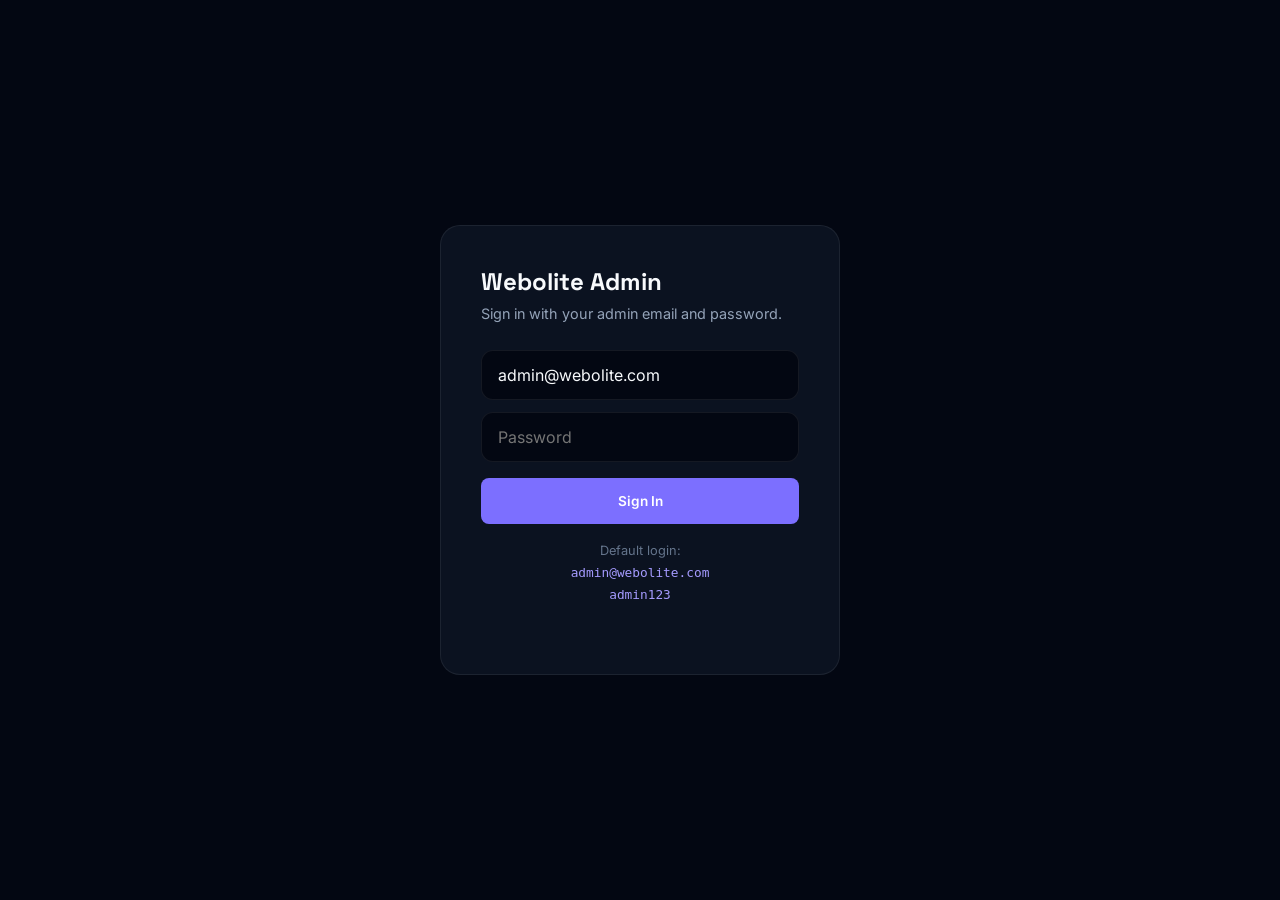
<file: admin.html>
<!DOCTYPE html>
<html lang="en">
<head>
  <meta charset="UTF-8">
  <meta name="viewport" content="width=device-width, initial-scale=1.0">
  <link rel="icon" type="image/png" href="favicon.png">
  <title>Admin Panel — Webolite</title>
  <link rel="preconnect" href="https://fonts.googleapis.com">
  <link href="https://fonts.googleapis.com/css2?family=Inter:wght@400;500;600;700&family=Space+Grotesk:wght@500;600;700&display=swap" rel="stylesheet">
  <style>
    :root {
      --bg: #030712; --surface: #0B1220; --elevated: #111827;
      --primary: #7C6FFF; --primary-light: #A59BFF; --secondary: #22D3EE;
      --text: #F8FAFC; --muted: #94A3B8; --dim: #64748B;
      --border: rgba(255,255,255,0.07); --danger: #F43F5E; --success: #10B981;
      --radius: 12px;
    }
    * { box-sizing: border-box; margin: 0; padding: 0; }
    body { font-family: 'Inter', system-ui, sans-serif; background: var(--bg); color: var(--text); min-height: 100vh; }
    button, input, select, textarea { font-family: inherit; font-size: inherit; border: none; outline: none; background: none; color: inherit; }
    a { color: inherit; text-decoration: none; }

    /* Login */
    .login-screen { min-height: 100vh; display: flex; align-items: center; justify-content: center; padding: 24px; }
    .login-card { background: var(--surface); border: 1px solid var(--border); border-radius: 20px; padding: 40px; width: 100%; max-width: 400px; }
    .login-card h1 { font-family: 'Space Grotesk', sans-serif; font-size: 1.5rem; margin-bottom: 8px; }
    .login-card p { color: var(--muted); font-size: 0.9rem; margin-bottom: 28px; }
    .login-card input { width: 100%; padding: 14px 16px; background: var(--bg); border: 1px solid var(--border); border-radius: var(--radius); margin-bottom: 16px; }
    .login-card input:focus { border-color: var(--primary); }
    .login-error { color: var(--danger); font-size: 0.85rem; margin-bottom: 12px; display: none; }

    /* Layout */
    .admin { display: none; min-height: 100vh; }
    .admin.active { display: flex !important; }
    .login-screen { display: flex; }
    .sidebar { width: 240px; background: var(--surface); border-right: 1px solid var(--border); padding: 24px 16px; display: flex; flex-direction: column; position: fixed; top: 0; left: 0; bottom: 0; z-index: 10; }
    .sidebar-logo { font-family: 'Space Grotesk', sans-serif; font-weight: 700; font-size: 1.15rem; padding: 0 12px 24px; display: flex; align-items: center; gap: 10px; }
    .sidebar-logo span { width: 32px; height: 32px; background: linear-gradient(135deg, var(--primary), var(--secondary)); border-radius: 8px; display: flex; align-items: center; justify-content: center; font-size: 0.9rem; color: #fff; }
    .nav-item { display: flex; align-items: center; gap: 10px; padding: 12px 14px; border-radius: 10px; font-size: 0.9rem; font-weight: 500; color: var(--muted); cursor: pointer; transition: all 0.2s; margin-bottom: 4px; }
    .nav-item:hover, .nav-item.active { background: rgba(124,111,255,0.12); color: var(--text); }
    .nav-item.active { color: var(--primary-light); }
    .sidebar-footer { margin-top: auto; padding: 16px 12px 0; border-top: 1px solid var(--border); }
    .main { margin-left: 240px; flex: 1; padding: 32px 40px; max-width: 1100px; }
    .page { display: none; }
    .page.active { display: block; }
    .page-header { display: flex; align-items: center; justify-content: space-between; margin-bottom: 28px; flex-wrap: wrap; gap: 16px; }
    .page-header h2 { font-family: 'Space Grotesk', sans-serif; font-size: 1.5rem; font-weight: 700; }

    /* Stats */
    .stats-row { display: grid; grid-template-columns: repeat(4, 1fr); gap: 16px; margin-bottom: 32px; }
    .stat-box { background: var(--surface); border: 1px solid var(--border); border-radius: var(--radius); padding: 20px; }
    .stat-box .label { font-size: 0.8rem; color: var(--dim); margin-bottom: 6px; }
    .stat-box .value { font-family: 'Space Grotesk', sans-serif; font-size: 1.75rem; font-weight: 700; background: linear-gradient(135deg, var(--primary-light), var(--secondary)); -webkit-background-clip: text; -webkit-text-fill-color: transparent; }

    /* Cards / Tables */
    .card { background: var(--surface); border: 1px solid var(--border); border-radius: var(--radius); overflow: hidden; margin-bottom: 20px; }
    .card-header { padding: 16px 20px; border-bottom: 1px solid var(--border); font-weight: 600; font-size: 0.95rem; display: flex; align-items: center; justify-content: space-between; }
    table { width: 100%; border-collapse: collapse; font-size: 0.875rem; }
    th { text-align: left; padding: 12px 16px; color: var(--dim); font-weight: 500; font-size: 0.75rem; text-transform: uppercase; letter-spacing: 0.04em; border-bottom: 1px solid var(--border); }
    td { padding: 14px 16px; border-bottom: 1px solid var(--border); vertical-align: middle; }
    tr:last-child td { border-bottom: none; }
    tr:hover td { background: rgba(255,255,255,0.02); }

    .badge { display: inline-block; padding: 3px 10px; border-radius: 9999px; font-size: 0.75rem; font-weight: 600; }
    .badge-pending { background: rgba(251,191,36,0.15); color: #FBBF24; }
    .badge-approved { background: rgba(16,185,129,0.15); color: #10B981; }
    .badge-rejected { background: rgba(244,63,94,0.15); color: #F43F5E; }

    .btn { display: inline-flex; align-items: center; gap: 6px; padding: 8px 16px; border-radius: 8px; font-size: 0.85rem; font-weight: 600; cursor: pointer; transition: all 0.2s; border: 1px solid transparent; }
    .btn-primary { background: var(--primary); color: #fff; }
    .btn-primary:hover { background: #6B5FE8; }
    .btn-sm { padding: 6px 12px; font-size: 0.8rem; }
    .btn-ghost { background: transparent; border-color: var(--border); color: var(--muted); }
    .btn-ghost:hover { border-color: rgba(255,255,255,0.2); color: var(--text); }
    .btn-danger { background: rgba(244,63,94,0.12); color: var(--danger); border-color: rgba(244,63,94,0.2); }
    .btn-danger:hover { background: rgba(244,63,94,0.22); }
    .btn-success { background: rgba(16,185,129,0.12); color: var(--success); border-color: rgba(16,185,129,0.2); }
    .btn-success:hover { background: rgba(16,185,129,0.22); }
    .btn-block { width: 100%; justify-content: center; padding: 14px; }

    /* Forms */
    .form-grid { display: grid; grid-template-columns: 1fr 1fr; gap: 16px; }
    .form-group { display: flex; flex-direction: column; gap: 6px; margin-bottom: 16px; }
    .form-group.full { grid-column: 1 / -1; }
    .form-group label { font-size: 0.8rem; color: var(--muted); font-weight: 500; }
    .form-group input, .form-group select, .form-group textarea {
      padding: 12px 14px; background: var(--bg); border: 1px solid var(--border); border-radius: 8px; color: var(--text);
    }
    .form-group input:focus, .form-group select:focus, .form-group textarea:focus { border-color: var(--primary); }
    .form-group textarea { min-height: 100px; resize: vertical; }

    /* Modal */
    .modal-overlay { position: fixed; inset: 0; background: rgba(0,0,0,0.6); z-index: 100; display: none; align-items: center; justify-content: center; padding: 24px; }
    .modal-overlay.active { display: flex; }
    .modal { background: var(--surface); border: 1px solid var(--border); border-radius: 16px; padding: 28px; width: 100%; max-width: 520px; max-height: 90vh; overflow-y: auto; }
    .modal h3 { font-family: 'Space Grotesk', sans-serif; font-size: 1.2rem; margin-bottom: 20px; }
    .modal-actions { display: flex; gap: 10px; justify-content: flex-end; margin-top: 8px; }

    .empty { text-align: center; padding: 48px 20px; color: var(--dim); font-size: 0.95rem; }
    .text-muted { color: var(--muted); }
    .text-sm { font-size: 0.8rem; }
    .truncate { max-width: 220px; white-space: nowrap; overflow: hidden; text-overflow: ellipsis; }
    .actions { display: flex; gap: 6px; flex-wrap: wrap; }

    .toast { position: fixed; bottom: 24px; right: 24px; background: var(--elevated); border: 1px solid var(--border); padding: 14px 20px; border-radius: 10px; font-size: 0.9rem; z-index: 200; opacity: 0; transform: translateY(12px); transition: all 0.3s; pointer-events: none; }
    .toast.show { opacity: 1; transform: translateY(0); }
    .toast.success { border-color: rgba(16,185,129,0.3); }
    .toast.error { border-color: rgba(244,63,94,0.3); }

    @media (max-width: 900px) {
      .sidebar { width: 100%; position: relative; flex-direction: row; flex-wrap: wrap; padding: 12px; gap: 4px; }
      .sidebar-logo { padding: 8px; width: 100%; }
      .sidebar-footer { margin-top: 0; border: none; padding: 8px; }
      .main { margin-left: 0; padding: 20px 16px; }
      .stats-row { grid-template-columns: 1fr 1fr; }
      .form-grid { grid-template-columns: 1fr; }
      .admin.active { flex-direction: column; }
    }
  </style>
</head>
<body>
  <!-- Login -->
  <div class="login-screen" id="loginScreen">
    <div class="login-card">
      <h1>Webolite Admin</h1>
      <p>Sign in with your admin email and password.</p>
      <div class="login-error" id="loginError">Invalid credentials</div>
      <input type="email" id="loginEmail" placeholder="Email" autocomplete="username" value="admin@webolite.com" style="width:100%;padding:14px 16px;background:var(--bg);border:1px solid var(--border);border-radius:var(--radius);margin-bottom:12px;">
      <input type="password" id="loginPassword" placeholder="Password" autocomplete="current-password" style="width:100%;padding:14px 16px;background:var(--bg);border:1px solid var(--border);border-radius:var(--radius);margin-bottom:16px;">
      <button class="btn btn-primary btn-block" id="loginBtn">Sign In</button>
      <p style="margin-top:16px;font-size:0.8rem;color:var(--dim);text-align:center;line-height:1.7;">
        Default login:<br>
        <code style="color:var(--primary-light);">admin@webolite.com</code><br>
        <code style="color:var(--primary-light);">admin123</code>
      </p>
    </div>
  </div>

  <!-- Admin -->
  <div class="admin" id="adminApp">
    <aside class="sidebar">
      <div class="sidebar-logo"><span>W</span> Webolite Admin</div>
      <div class="nav-item active" data-page="dashboard">📊 Dashboard</div>
      <div class="nav-item" data-page="visitors">👁 Live Visitors</div>
      <div class="nav-item" data-page="contacts">📩 Contacts</div>
      <div class="nav-item" data-page="testimonials">⭐ Testimonials</div>
      <div class="nav-item" data-page="portfolio">🎨 Portfolio</div>
      <div class="nav-item" data-page="content">📝 Site Content</div>
      <div class="nav-item" data-page="newsletter">📧 Newsletter</div>
      <div class="nav-item" data-page="admins">👤 Admin Users</div>
      <div class="nav-item" data-page="settings">⚙️ Settings</div>
      <div class="sidebar-footer">
        <button class="btn btn-ghost btn-sm btn-block" id="logoutBtn">Log Out</button>
        <a href="index.html" class="btn btn-ghost btn-sm btn-block" style="margin-top:8px;">← View Site</a>
      </div>
    </aside>

    <div class="main">
      <!-- Dashboard -->
      <div class="page active" id="page-dashboard">
        <div class="page-header"><h2>Dashboard</h2></div>
        <div class="stats-row" id="dashStats">
          <div class="stat-box"><div class="label">Online Now</div><div class="value" id="statOnline">—</div></div>
          <div class="stat-box"><div class="label">Views Today</div><div class="value" id="statViewsToday">—</div></div>
          <div class="stat-box"><div class="label">Contacts</div><div class="value" id="statContacts">—</div></div>
          <div class="stat-box"><div class="label">Reviews</div><div class="value" id="statReviews">—</div></div>
          <div class="stat-box"><div class="label">Pending</div><div class="value" id="statPending">—</div></div>
          <div class="stat-box"><div class="label">Subscribers</div><div class="value" id="statSubs">—</div></div>
        </div>
        <div class="card">
          <div class="card-header">Recent Contacts</div>
          <div id="dashRecent"><div class="empty">Loading...</div></div>
        </div>
      </div>

      
      <!-- Live Visitors -->
      <div class="page" id="page-visitors">
        <div class="page-header">
          <h2>Live Visitors</h2>
          <button class="btn btn-ghost btn-sm" id="refreshVisitorsBtn">Refresh</button>
        </div>
        <div class="stats-row" id="visitorStats">
          <div class="stat-box"><div class="label">Online Now</div><div class="value" id="vActive">—</div></div>
          <div class="stat-box"><div class="label">Views Today</div><div class="value" id="vToday">—</div></div>
          <div class="stat-box"><div class="label">Total Views</div><div class="value" id="vTotal">—</div></div>
          <div class="stat-box"><div class="label">Top Page Today</div><div class="value" id="vTop" style="font-size:1rem;">—</div></div>
        </div>
        <div class="card" style="margin-bottom:20px;">
          <div class="card-header">Active Sessions <span class="text-sm text-muted" id="liveDot" style="color:#10B981;">● Live</span></div>
          <div id="activeSessionsTable"><div class="empty">No one online right now</div></div>
        </div>
        <div class="card" style="margin-bottom:20px;">
          <div class="card-header">Top Pages Today</div>
          <div id="topPagesTable"><div class="empty">No data yet</div></div>
        </div>
        <div class="card">
          <div class="card-header">Recent Page Views</div>
          <div id="recentVisitsTable"><div class="empty">No visits yet</div></div>
        </div>
      </div>

      <!-- Contacts -->
      <div class="page" id="page-contacts">
        <div class="page-header"><h2>Contacts</h2></div>
        <div class="card"><div id="contactsTable"><div class="empty">Loading...</div></div></div>
      </div>

      <!-- Testimonials -->
      <div class="page" id="page-testimonials">
        <div class="page-header"><h2>Testimonials</h2></div>
        <div class="card"><div id="testimonialsTable"><div class="empty">Loading...</div></div></div>
      </div>

      <!-- Portfolio -->
      <div class="page" id="page-portfolio">
        <div class="page-header">
          <h2>Portfolio</h2>
          <button class="btn btn-primary btn-sm" id="addProjectBtn">+ Add Project</button>
        </div>
        <div class="card"><div id="portfolioTable"><div class="empty">Loading...</div></div></div>
      </div>

      <!-- Newsletter -->
      <div class="page" id="page-newsletter">
        <div class="page-header"><h2>Newsletter</h2></div>
        <div class="card"><div id="newsletterTable"><div class="empty">Loading...</div></div></div>
      </div>

      
      
      <!-- Site Content -->
      <div class="page" id="page-content">
        <div class="page-header">
          <h2>Site Content</h2>
          <p class="text-muted text-sm">Edit every section of the homepage</p>
        </div>

        <div style="display:flex;gap:8px;flex-wrap:wrap;margin-bottom:20px;" id="contentTabs">
          <button class="btn btn-primary btn-sm content-tab active" data-section="hero">Hero</button>
          <button class="btn btn-ghost btn-sm content-tab" data-section="services">Services</button>
          <button class="btn btn-ghost btn-sm content-tab" data-section="process">Process</button>
          <button class="btn btn-ghost btn-sm content-tab" data-section="pricing">Pricing</button>
          <button class="btn btn-ghost btn-sm content-tab" data-section="faq">FAQ</button>
          <button class="btn btn-ghost btn-sm content-tab" data-section="tech">Tech Stack</button>
          <button class="btn btn-ghost btn-sm content-tab" data-section="cta">CTA</button>
          <button class="btn btn-ghost btn-sm content-tab" data-section="why">Why Us</button>
          <button class="btn btn-ghost btn-sm content-tab" data-section="footer">Footer</button>
        </div>

        <div class="card" style="padding:24px;">
          <div id="contentEditor">
            <div class="empty">Select a section to edit</div>
          </div>
          <div style="margin-top:20px;display:flex;gap:10px;">
            <button class="btn btn-primary" id="saveContentBtn">Save Section</button>
            <span id="contentSaveStatus" class="text-sm text-muted"></span>
          </div>
        </div>
      </div>

      <!-- Admin Users -->
      <div class="page" id="page-admins">
        <div class="page-header">
          <h2>Admin Users</h2>
          <button class="btn btn-primary btn-sm" id="addAdminBtn">+ Add Admin</button>
        </div>
        <div class="card"><div id="adminsTable"><div class="empty">Loading...</div></div></div>
        <div class="card" style="padding:24px;margin-top:20px;">
          <h3 style="font-size:1rem;margin-bottom:16px;">Change My Password</h3>
          <form id="changePasswordForm">
            <div class="form-group">
              <label>Current Password</label>
              <input type="password" id="oldPassword" required>
            </div>
            <div class="form-group">
              <label>New Password</label>
              <input type="password" id="newPassword" required minlength="6">
            </div>
            <button type="submit" class="btn btn-primary">Update Password</button>
          </form>
        </div>
      </div>

      <!-- Settings -->
      <div class="page" id="page-settings">
        <div class="page-header"><h2>Site Settings</h2></div>
        <div class="card" style="padding:24px;">
          <form id="settingsForm">
            <div class="form-group">
              <label>Hero Title (use \n for line break)</label>
              <input type="text" id="setHeroTitle" placeholder="We Build.\nYou Grow.">
            </div>
            <div class="form-group">
              <label>Hero Subtitle</label>
              <textarea id="setHeroSubtitle" rows="3"></textarea>
            </div>
            <div class="form-grid">
              <div class="form-group">
                <label>Projects Count</label>
                <input type="number" id="setProjects">
              </div>
              <div class="form-group">
                <label>Satisfaction %</label>
                <input type="number" id="setSatisfaction">
              </div>
              <div class="form-group">
                <label>Years Experience</label>
                <input type="number" id="setYears">
              </div>
              <div class="form-group">
                <label>Happy Clients</label>
                <input type="number" id="setClients">
              </div>
            </div>
            <div class="form-grid">
              <div class="form-group">
                <label>Contact Email</label>
                <input type="email" id="setEmail">
              </div>
              <div class="form-group">
                <label>Contact Phone</label>
                <input type="text" id="setPhone">
              </div>
            </div>
            <button type="submit" class="btn btn-primary">Save Settings</button>
          </form>
        </div>
      </div>
    </div>
  </div>

  <!-- Portfolio Modal -->
  <div class="modal-overlay" id="projectModal">
    <div class="modal">
      <h3 id="modalTitle">Add Project</h3>
      <form id="projectForm">
        <input type="hidden" id="projectId">
        <div class="form-group">
          <label>Title *</label>
          <input type="text" id="projTitle" required placeholder="Project name">
        </div>
        <div class="form-grid">
          <div class="form-group">
            <label>Category Label</label>
            <input type="text" id="projCatLabel" placeholder="SaaS Website">
          </div>
          <div class="form-group">
            <label>Filter Categories</label>
            <input type="text" id="projCategory" placeholder="web design app ecommerce">
          </div>
        </div>
        <div class="form-group">
          <label>Image URL</label>
          <input type="url" id="projImage" placeholder="https://example.com/image.jpg">
        </div>
        <div class="form-group">
          <label>Gradient (if no image)</label>
          <select id="projGradient">
            <option value="gradient-1">Purple-Blue</option>
            <option value="gradient-2">Pink-Orange</option>
            <option value="gradient-3">Cyan-Indigo</option>
            <option value="gradient-4">Green-Cyan</option>
            <option value="gradient-5">Violet-Pink</option>
            <option value="gradient-6">Amber-Red</option>
          </select>
        </div>
        <div class="form-group">
          <label>Tags (comma separated)</label>
          <input type="text" id="projTags" placeholder="React, Node.js, PostgreSQL">
        </div>
        <div class="form-grid">
          <div class="form-group">
            <label>Live Demo URL</label>
            <input type="url" id="projDemo" placeholder="https://...">
          </div>
          <div class="form-group">
            <label>Case Study URL</label>
            <input type="url" id="projCase" placeholder="https://...">
          </div>
        </div>
        <div class="modal-actions">
          <button type="button" class="btn btn-ghost" id="modalCancel">Cancel</button>
          <button type="submit" class="btn btn-primary">Save Project</button>
        </div>
      </form>
    </div>
  </div>

  
  <!-- Admin User Modal -->
  <div class="modal-overlay" id="adminModal">
    <div class="modal">
      <h3>Add Admin User</h3>
      <form id="adminUserForm">
        <div class="form-group">
          <label>Name</label>
          <input type="text" id="adminName" placeholder="Admin name">
        </div>
        <div class="form-group">
          <label>Email *</label>
          <input type="email" id="adminEmail" required placeholder="admin@example.com">
        </div>
        <div class="form-group">
          <label>Password *</label>
          <input type="password" id="adminPassword" required minlength="6" placeholder="Min 6 characters">
        </div>
        <div class="modal-actions">
          <button type="button" class="btn btn-ghost" id="adminModalCancel">Cancel</button>
          <button type="submit" class="btn btn-primary">Create Admin</button>
        </div>
      </form>
    </div>
  </div>

  <div class="toast" id="toast"></div>

  <script>
  (function () {
    const API = '';
    function safeGet(key) {
      try { return localStorage.getItem(key); } catch (e) { return null; }
    }
    function safeSet(key, val) {
      try { localStorage.setItem(key, val); } catch (e) {}
    }
    function safeRemove(key) {
      try { localStorage.removeItem(key); } catch (e) {}
    }
    let token = safeGet('webolite_admin_token') || '';

    const $ = (s) => document.querySelector(s);
    const $$ = (s) => document.querySelectorAll(s);

    function toast(msg, type) {
      const el = $('#toast');
      el.textContent = msg;
      el.className = 'toast show ' + (type || '');
      setTimeout(() => el.classList.remove('show'), 2800);
    }

    async function api(path, opts = {}) {
      const headers = { 'Content-Type': 'application/json', ...(opts.headers || {}) };
      if (token) headers['Authorization'] = 'Bearer ' + token;
      const res = await fetch(API + path, { ...opts, headers });
      const data = await res.json().catch(() => ({}));
      if (res.status === 401) {
        logout();
        throw new Error('Session expired');
      }
      if (!res.ok) throw new Error(data.error || 'Request failed');
      return data;
    }

    /* Auth */
    function showLogin(msg) {
      token = '';
      safeRemove('webolite_admin_token');
      $('#adminApp').classList.remove('active');
      $('#adminApp').style.display = 'none';
      $('#loginScreen').style.display = 'flex';
      if (msg) {
        $('#loginError').textContent = msg;
        $('#loginError').style.display = 'block';
      } else {
        $('#loginError').style.display = 'none';
      }
    }

    function showAdmin() {
      $('#loginScreen').style.display = 'none';
      $('#adminApp').style.display = 'flex';
      $('#adminApp').classList.add('active');
      loadDashboard();
    }

    function logout() {
      showLogin();
    }

    // Restore session if token exists; otherwise show login
    if (token) {
      fetch(API + '/api/admin/contacts', {
        headers: { 'Authorization': 'Bearer ' + token, 'Content-Type': 'application/json' }
      })
        .then(function (res) {
          if (res.ok) {
            showAdmin();
          } else {
            token = '';
            safeRemove('webolite_admin_token');
            showLogin('Session expired. Please log in again.');
          }
        })
        .catch(function () {
          // Keep token — server may be temporarily down
          showLogin('Server not reachable. Run: python3 server.py');
        });
    } else {
      showLogin();
    }

    $('#loginBtn').addEventListener('click', doLogin);
    $('#loginPassword').addEventListener('keydown', function (e) {
      if (e.key === 'Enter') doLogin();
    });

    async function doLogin() {
      var email = ($('#loginEmail') && $('#loginEmail').value || '').trim();
      var password = $('#loginPassword').value;
      if (!email || !password) {
        showLogin('Please enter email and password.');
        return;
      }

      $('#loginBtn').textContent = 'Signing in...';
      $('#loginBtn').disabled = true;

      try {
        var res = await fetch(API + '/api/admin/login', {
          method: 'POST',
          headers: { 'Content-Type': 'application/json' },
          body: JSON.stringify({ email: email, password: password })
        });
        var data = await res.json().catch(function () { return {}; });

        if (res.ok && data.token) {
          token = data.token;
          safeSet('webolite_admin_token', token);
          $('#loginError').style.display = 'none';
          showAdmin();
        } else {
          showLogin(data.error || 'Invalid email or password');
        }
      } catch (err) {
        showLogin('Cannot reach server. Run: python3 server.py');
      }

      $('#loginBtn').textContent = 'Sign In';
      $('#loginBtn').disabled = false;
    }

    $('#logoutBtn').addEventListener('click', async function () {
      try {
        await fetch(API + '/api/admin/logout', {
          method: 'POST',
          headers: { 'Authorization': 'Bearer ' + token }
        });
      } catch (e) {}
      showLogin();
    });

    /* Navigation */
    $$('.nav-item').forEach((item) => {
      item.addEventListener('click', () => {
        $$('.nav-item').forEach((n) => n.classList.remove('active'));
        item.classList.add('active');
        $$('.page').forEach((p) => p.classList.remove('active'));
        const page = item.dataset.page;
        $('#page-' + page).classList.add('active');
        if (page === 'dashboard') loadDashboard();
        if (page === 'visitors') loadVisitors();
        if (page === 'contacts') loadContacts();
        if (page === 'testimonials') loadTestimonials();
        if (page === 'portfolio') loadPortfolio();
        if (page === 'newsletter') loadNewsletter();
        if (page === 'content') loadContentEditor();
        if (page === 'admins') loadAdmins();
        if (page === 'settings') loadSettings();
      });
    });

    /* Dashboard */
    async function loadDashboard() {
      try {
        const [contacts, testimonials, newsletter] = await Promise.all([
          api('/api/admin/contacts'),
          api('/api/admin/testimonials'),
          api('/api/admin/newsletter'),
        ]);
        $('#statContacts').textContent = contacts.count;
        $('#statReviews').textContent = testimonials.count;
        $('#statPending').textContent = testimonials.data.filter((t) => t.status === 'pending').length;
        $('#statSubs').textContent = newsletter.count;
        try {
          const an = await api('/api/admin/analytics');
          if (an.data) {
            const o = document.getElementById('statOnline');
            const vt = document.getElementById('statViewsToday');
            if (o) o.textContent = an.data.activeNow ?? 0;
            if (vt) vt.textContent = an.data.todayViews ?? 0;
          }
        } catch (e2) {}

        const recent = contacts.data.slice(0, 5);
        if (!recent.length) {
          $('#dashRecent').innerHTML = '<div class="empty">No contacts yet</div>';
          return;
        }
        $('#dashRecent').innerHTML = '<table><thead><tr><th>Name</th><th>Email</th><th>Message</th><th>Date</th></tr></thead><tbody>' +
          recent.map((c) => '<tr><td>' + esc(c.name) + '</td><td class="text-muted">' + esc(c.email) + '</td><td class="truncate text-muted">' + esc(c.message) + '</td><td class="text-sm text-muted">' + fmtDate(c.createdAt) + '</td></tr>').join('') +
          '</tbody></table>';
      } catch (e) { toast(e.message, 'error'); }
    }

    /* Contacts */
    async function loadContacts() {
      try {
        const data = await api('/api/admin/contacts');
        if (!data.data.length) {
          $('#contactsTable').innerHTML = '<div class="empty">No contacts yet</div>';
          return;
        }
        $('#contactsTable').innerHTML = '<table><thead><tr><th>Name</th><th>Email</th><th>Company</th><th>Budget</th><th>Message</th><th>Date</th><th></th></tr></thead><tbody>' +
          data.data.map((c) =>
            '<tr><td>' + esc(c.name) + '</td><td class="text-muted">' + esc(c.email) + '</td><td class="text-muted">' + esc(c.company || '—') + '</td><td class="text-muted">' + esc(c.budget || '—') + '</td><td class="truncate text-muted" title="' + esc(c.message) + '">' + esc(c.message) + '</td><td class="text-sm text-muted">' + fmtDate(c.createdAt) + '</td><td><button class="btn btn-danger btn-sm" onclick="deleteContact(\'' + c.id + '\')">Delete</button></td></tr>'
          ).join('') + '</tbody></table>';
      } catch (e) { toast(e.message, 'error'); }
    }

    window.deleteContact = async function (id) {
      if (!confirm('Delete this contact?')) return;
      try {
        await api('/api/admin/contacts/' + id, { method: 'DELETE' });
        toast('Contact deleted', 'success');
        loadContacts();
      } catch (e) { toast(e.message, 'error'); }
    };

    /* Testimonials */
    async function loadTestimonials() {
      try {
        const data = await api('/api/admin/testimonials');
        if (!data.data.length) {
          $('#testimonialsTable').innerHTML = '<div class="empty">No testimonials yet</div>';
          return;
        }
        $('#testimonialsTable').innerHTML = '<table><thead><tr><th>Name</th><th>Rating</th><th>Review</th><th>Status</th><th>Date</th><th>Actions</th></tr></thead><tbody>' +
          data.data.map((t) => {
            const badge = '<span class="badge badge-' + t.status + '">' + t.status + '</span>';
            let actions = '';
            if (t.status !== 'approved') actions += '<button class="btn btn-success btn-sm" onclick="moderate(\'' + t.id + '\',\'approved\')">Approve</button> ';
            if (t.status !== 'rejected') actions += '<button class="btn btn-ghost btn-sm" onclick="moderate(\'' + t.id + '\',\'rejected\')">Reject</button> ';
            actions += '<button class="btn btn-danger btn-sm" onclick="deleteTestimonial(\'' + t.id + '\')">Delete</button>';
            return '<tr><td><strong>' + esc(t.name) + '</strong><br><span class="text-sm text-muted">' + esc(t.position) + (t.company ? ', ' + esc(t.company) : '') + '</span></td><td>' + '★'.repeat(t.rating) + '</td><td class="truncate text-muted" title="' + esc(t.text) + '">' + esc(t.text) + '</td><td>' + badge + '</td><td class="text-sm text-muted">' + fmtDate(t.createdAt) + '</td><td class="actions">' + actions + '</td></tr>';
          }).join('') + '</tbody></table>';
      } catch (e) { toast(e.message, 'error'); }
    }

    window.moderate = async function (id, status) {
      try {
        await api('/api/admin/testimonials/' + id, { method: 'POST', body: JSON.stringify({ status }) });
        toast('Review ' + status, 'success');
        loadTestimonials();
      } catch (e) { toast(e.message, 'error'); }
    };

    window.deleteTestimonial = async function (id) {
      if (!confirm('Delete this review?')) return;
      try {
        await api('/api/admin/testimonials/' + id, { method: 'DELETE' });
        toast('Deleted', 'success');
        loadTestimonials();
      } catch (e) { toast(e.message, 'error'); }
    };

    /* Portfolio */
    async function loadPortfolio() {
      try {
        const data = await api('/api/portfolio');
        if (!data.data.length) {
          $('#portfolioTable').innerHTML = '<div class="empty">No projects yet. Click “Add Project”.</div>';
          return;
        }
        $('#portfolioTable').innerHTML = '<table><thead><tr><th>Title</th><th>Category</th><th>Tags</th><th>Image</th><th>Actions</th></tr></thead><tbody>' +
          data.data.map((p) =>
            '<tr><td><strong>' + esc(p.title) + '</strong><br><span class="text-sm text-muted">' + esc(p.catLabel) + '</span></td><td class="text-muted text-sm">' + esc(p.category) + '</td><td class="text-sm text-muted">' + (p.tags || []).join(', ') + '</td><td class="text-sm text-muted truncate">' + (p.image ? esc(p.image) : '— gradient') + '</td><td class="actions"><button class="btn btn-ghost btn-sm" onclick="editProject(\'' + p.id + '\')">Edit</button><button class="btn btn-danger btn-sm" onclick="deleteProject(\'' + p.id + '\')">Delete</button></td></tr>'
          ).join('') + '</tbody></table>';
        window._portfolioCache = data.data;
      } catch (e) { toast(e.message, 'error'); }
    }

    $('#addProjectBtn').addEventListener('click', () => {
      $('#modalTitle').textContent = 'Add Project';
      $('#projectForm').reset();
      $('#projectId').value = '';
      $('#projectModal').classList.add('active');
    });

    $('#modalCancel').addEventListener('click', () => $('#projectModal').classList.remove('active'));

    window.editProject = function (id) {
      const p = (window._portfolioCache || []).find((x) => x.id === id);
      if (!p) return;
      $('#modalTitle').textContent = 'Edit Project';
      $('#projectId').value = p.id;
      $('#projTitle').value = p.title || '';
      $('#projCatLabel').value = p.catLabel || '';
      $('#projCategory').value = p.category || '';
      $('#projImage').value = p.image || '';
      $('#projGradient').value = p.gradient || 'gradient-1';
      $('#projTags').value = (p.tags || []).join(', ');
      $('#projDemo').value = p.demoUrl || '';
      $('#projCase').value = p.caseUrl || '';
      $('#projectModal').classList.add('active');
    };

    window.deleteProject = async function (id) {
      if (!confirm('Delete this project?')) return;
      try {
        await api('/api/admin/portfolio/' + id, { method: 'DELETE' });
        toast('Project deleted', 'success');
        loadPortfolio();
      } catch (e) { toast(e.message, 'error'); }
    };

    $('#projectForm').addEventListener('submit', async (e) => {
      e.preventDefault();
      const id = $('#projectId').value;
      const payload = {
        title: $('#projTitle').value.trim(),
        catLabel: $('#projCatLabel').value.trim(),
        category: $('#projCategory').value.trim(),
        image: $('#projImage').value.trim(),
        gradient: $('#projGradient').value,
        tags: $('#projTags').value.split(',').map((t) => t.trim()).filter(Boolean),
        demoUrl: $('#projDemo').value.trim() || '#',
        caseUrl: $('#projCase').value.trim() || '#',
      };
      try {
        if (id) {
          await api('/api/admin/portfolio/' + id, { method: 'PUT', body: JSON.stringify(payload) });
          toast('Project updated', 'success');
        } else {
          await api('/api/admin/portfolio', { method: 'POST', body: JSON.stringify(payload) });
          toast('Project created', 'success');
        }
        $('#projectModal').classList.remove('active');
        loadPortfolio();
      } catch (err) { toast(err.message, 'error'); }
    });

    /* Newsletter */
    async function loadNewsletter() {
      try {
        const data = await api('/api/admin/newsletter');
        if (!data.data.length) {
          $('#newsletterTable').innerHTML = '<div class="empty">No subscribers yet</div>';
          return;
        }
        $('#newsletterTable').innerHTML = '<table><thead><tr><th>Email</th><th>Date</th><th></th></tr></thead><tbody>' +
          data.data.map((n) =>
            '<tr><td>' + esc(n.email) + '</td><td class="text-sm text-muted">' + fmtDate(n.createdAt) + '</td><td><button class="btn btn-danger btn-sm" onclick="deleteSub(\'' + n.id + '\')">Remove</button></td></tr>'
          ).join('') + '</tbody></table>';
      } catch (e) { toast(e.message, 'error'); }
    }

    window.deleteSub = async function (id) {
      if (!confirm('Remove this subscriber?')) return;
      try {
        await api('/api/admin/newsletter/' + id, { method: 'DELETE' });
        toast('Removed', 'success');
        loadNewsletter();
      } catch (e) { toast(e.message, 'error'); }
    };

    /* Settings */
    async function loadSettings() {
      try {
        const data = await api('/api/settings');
        const s = data.data;
        $('#setHeroTitle').value = s.heroTitle || '';
        $('#setHeroSubtitle').value = s.heroSubtitle || '';
        $('#setProjects').value = s.stats?.projects || 0;
        $('#setSatisfaction').value = s.stats?.satisfaction || 0;
        $('#setYears').value = s.stats?.years || 0;
        $('#setClients').value = s.stats?.clients || 0;
        $('#setEmail').value = s.contactEmail || '';
        $('#setPhone').value = s.contactPhone || '';
      } catch (e) { toast(e.message, 'error'); }
    }

    $('#settingsForm').addEventListener('submit', async (e) => {
      e.preventDefault();
      try {
        await api('/api/admin/settings', {
          method: 'PUT',
          body: JSON.stringify({
            heroTitle: $('#setHeroTitle').value,
            heroSubtitle: $('#setHeroSubtitle').value,
            contactEmail: $('#setEmail').value,
            contactPhone: $('#setPhone').value,
            stats: {
              projects: $('#setProjects').value,
              satisfaction: $('#setSatisfaction').value,
              years: $('#setYears').value,
              clients: $('#setClients').value,
            },
          }),
        });
        toast('Settings saved', 'success');
      } catch (err) { toast(err.message, 'error'); }
    });

    
    /* Admin Users */
    async function loadAdmins() {
      try {
        const data = await api('/api/admin/users');
        if (!data.data.length) {
          $('#adminsTable').innerHTML = '<div class="empty">No admins</div>';
          return;
        }
        $('#adminsTable').innerHTML = '<table><thead><tr><th>Name</th><th>Email</th><th>Created</th><th></th></tr></thead><tbody>' +
          data.data.map((a) =>
            '<tr><td>' + esc(a.name) + '</td><td>' + esc(a.email) + '</td><td class="text-sm text-muted">' + fmtDate(a.createdAt) + '</td><td><button class="btn btn-danger btn-sm" onclick="deleteAdmin(' + a.id + ')">Delete</button></td></tr>'
          ).join('') + '</tbody></table>';
      } catch (e) { toast(e.message, 'error'); }
    }

    window.deleteAdmin = async function (id) {
      if (!confirm('Delete this admin user?')) return;
      try {
        await api('/api/admin/users/' + id, { method: 'DELETE' });
        toast('Admin deleted', 'success');
        loadAdmins();
      } catch (e) { toast(e.message, 'error'); }
    };

    const addAdminBtn = document.getElementById('addAdminBtn');
    if (addAdminBtn) {
      addAdminBtn.addEventListener('click', () => {
        document.getElementById('adminUserForm').reset();
        document.getElementById('adminModal').classList.add('active');
      });
    }
    const adminModalCancel = document.getElementById('adminModalCancel');
    if (adminModalCancel) {
      adminModalCancel.addEventListener('click', () => {
        document.getElementById('adminModal').classList.remove('active');
      });
    }
    const adminUserForm = document.getElementById('adminUserForm');
    if (adminUserForm) {
      adminUserForm.addEventListener('submit', async (e) => {
        e.preventDefault();
        try {
          await api('/api/admin/users', {
            method: 'POST',
            body: JSON.stringify({
              name: document.getElementById('adminName').value.trim(),
              email: document.getElementById('adminEmail').value.trim(),
              password: document.getElementById('adminPassword').value,
            }),
          });
          toast('Admin created', 'success');
          document.getElementById('adminModal').classList.remove('active');
          loadAdmins();
        } catch (err) { toast(err.message, 'error'); }
      });
    }

    const changePasswordForm = document.getElementById('changePasswordForm');
    if (changePasswordForm) {
      changePasswordForm.addEventListener('submit', async (e) => {
        e.preventDefault();
        try {
          await api('/api/admin/password', {
            method: 'PUT',
            body: JSON.stringify({
              oldPassword: document.getElementById('oldPassword').value,
              newPassword: document.getElementById('newPassword').value,
            }),
          });
          toast('Password updated', 'success');
          changePasswordForm.reset();
        } catch (err) { toast(err.message, 'error'); }
      });
    }


    
    /* ===== Full Site Content Editor ===== */
    let _contentCache = {};
    let _activeSection = 'hero';

    async function loadContentEditor() {
      const editor = document.getElementById('contentEditor');
      if (editor) editor.innerHTML = '<div class="empty">Loading content...</div>';
      try {
        const res = await fetch(API + '/api/content');
        if (!res.ok) throw new Error('HTTP ' + res.status + ' — content API failed');
        const data = await res.json();
        if (!data.success) throw new Error(data.error || 'Content API returned error');
        _contentCache = data.data || {};
        const keys = Object.keys(_contentCache);
        if (!keys.length) {
          if (editor) editor.innerHTML = '<div class="empty">No content in database yet. Restart server with: python3 server.py<br>Content will auto-seed on startup.</div>';
          toast('Content empty — restart python3 server.py', 'error');
          return;
        }
        renderContentEditor(_activeSection);
        bindContentTabs();
      } catch (e) {
        console.error('Content load error:', e);
        toast(e.message || 'Failed to load', 'error');
        if (editor) {
          editor.innerHTML = '<div class="empty">Failed to load content.<br><br><strong>' + (e.message || '') + '</strong><br><br>1. Run: <code>python3 server.py</code><br>2. Open site via <code>http://localhost:3000/admin.html</code><br>3. Hard refresh (Ctrl+Shift+R)</div>';
        }
      }
    }

    function bindContentTabs() {
      document.querySelectorAll('.content-tab').forEach((btn) => {
        btn.onclick = () => {
          document.querySelectorAll('.content-tab').forEach((b) => {
            b.classList.remove('active', 'btn-primary');
            b.classList.add('btn-ghost');
          });
          btn.classList.add('active', 'btn-primary');
          btn.classList.remove('btn-ghost');
          _activeSection = btn.dataset.section;
          renderContentEditor(_activeSection);
        };
      });
    }

    function renderContentEditor(section) {
      const data = _contentCache[section];
      const el = $('#contentEditor');
      if (!data) {
        el.innerHTML = '<div class="empty">No data for this section yet.</div>';
        return;
      }

      if (section === 'hero') {
        el.innerHTML = `
          <div class="form-group"><label>Badge Text</label><input id="c_badge" value="${esc(data.badge||'')}"></div>
          <div class="form-group"><label>Title (use \\n for line break)</label><input id="c_title" value="${esc(data.title||'')}"></div>
          <div class="form-group"><label>Subtitle</label><textarea id="c_subtitle" rows="3">${esc(data.subtitle||'')}</textarea></div>
          <div class="form-grid">
            <div class="form-group"><label>Primary Button</label><input id="c_ctaP" value="${esc(data.ctaPrimary||'')}"></div>
            <div class="form-group"><label>Secondary Button</label><input id="c_ctaS" value="${esc(data.ctaSecondary||'')}"></div>
          </div>`;
      } else if (section === 'services' || section === 'process' || section === 'why') {
        const items = section === 'why' ? (data.points || []) : data;
        const isWhy = section === 'why';
        let html = '';
        if (isWhy) {
          html += `<div class="form-group"><label>Section Title</label><input id="c_why_title" value="${esc(data.title||'')}"></div>`;
        }
        html += `<p class="text-sm text-muted" style="margin-bottom:12px;">Edit items below. Changes save as a full list.</p>`;
        (isWhy ? items : items).forEach((item, i) => {
          html += `<div class="card" style="padding:16px;margin-bottom:12px;background:var(--bg);">
            <div class="form-grid">
              <div class="form-group"><label>${isWhy || section==='services' ? 'Title' : 'Step'}</label>
                <input class="c_item_title" data-i="${i}" value="${esc(item.title || item.step || '')}"></div>
              ${section==='process' ? `<div class="form-group"><label>Number</label><input class="c_item_step" data-i="${i}" value="${esc(item.step||'')}"></div>` : ''}
              ${section==='services' ? `<div class="form-group"><label>Icon key</label><input class="c_item_icon" data-i="${i}" value="${esc(item.icon||'')}"></div>` : ''}
            </div>
            <div class="form-group"><label>Description</label>
              <textarea class="c_item_desc" data-i="${i}" rows="2">${esc(item.desc||'')}</textarea></div>
          </div>`;
        });
        el.innerHTML = html;
      } else if (section === 'pricing') {
        let html = '';
        data.forEach((plan, i) => {
          html += `<div class="card" style="padding:16px;margin-bottom:16px;background:var(--bg);">
            <strong style="display:block;margin-bottom:12px;">${esc(plan.name)} ${plan.featured?'★ Featured':''}</strong>
            <div class="form-grid">
              <div class="form-group"><label>Name</label><input class="c_plan_name" data-i="${i}" value="${esc(plan.name||'')}"></div>
              <div class="form-group"><label>Price</label><input class="c_plan_price" data-i="${i}" value="${esc(plan.price||'')}"></div>
              <div class="form-group"><label>Period</label><input class="c_plan_period" data-i="${i}" value="${esc(plan.period||'')}"></div>
              <div class="form-group"><label>CTA Text</label><input class="c_plan_cta" data-i="${i}" value="${esc(plan.cta||'')}"></div>
            </div>
            <div class="form-group"><label>Description</label><textarea class="c_plan_desc" data-i="${i}" rows="2">${esc(plan.desc||'')}</textarea></div>
            <div class="form-group"><label>Features (one per line)</label><textarea class="c_plan_features" data-i="${i}" rows="5">${esc((plan.features||[]).join('\\n'))}</textarea></div>
          </div>`;
        });
        el.innerHTML = html;
      } else if (section === 'faq') {
        let html = '';
        data.forEach((item, i) => {
          html += `<div class="card" style="padding:16px;margin-bottom:12px;background:var(--bg);">
            <div class="form-group"><label>Question</label><input class="c_faq_q" data-i="${i}" value="${esc(item.q||'')}"></div>
            <div class="form-group"><label>Answer</label><textarea class="c_faq_a" data-i="${i}" rows="3">${esc(item.a||'')}</textarea></div>
          </div>`;
        });
        el.innerHTML = html;
      } else if (section === 'tech') {
        el.innerHTML = `<div class="form-group"><label>Technologies (comma separated)</label>
          <textarea id="c_tech" rows="3">${esc((data||[]).join(', '))}</textarea></div>`;
      } else if (section === 'cta') {
        el.innerHTML = `
          <div class="form-group"><label>Title</label><input id="c_cta_title" value="${esc(data.title||'')}"></div>
          <div class="form-group"><label>Subtitle</label><textarea id="c_cta_sub" rows="2">${esc(data.subtitle||'')}</textarea></div>
          <div class="form-group"><label>Button Text</label><input id="c_cta_btn" value="${esc(data.button||'')}"></div>`;
      } else if (section === 'footer') {
        el.innerHTML = `
          <div class="form-group"><label>Tagline</label><input id="c_foot_tag" value="${esc(data.tagline||'')}"></div>
          <div class="form-group"><label>Description</label><textarea id="c_foot_desc" rows="3">${esc(data.description||'')}</textarea></div>`;
      } else {
        el.innerHTML = `<div class="form-group"><label>Raw JSON</label><textarea id="c_raw" rows="12">${esc(JSON.stringify(data,null,2))}</textarea></div>`;
      }
    }

    function collectContent(section) {
      const data = _contentCache[section];
      if (section === 'hero') {
        return {
          badge: $('#c_badge')?.value || '',
          title: $('#c_title')?.value || '',
          subtitle: $('#c_subtitle')?.value || '',
          ctaPrimary: $('#c_ctaP')?.value || '',
          ctaSecondary: $('#c_ctaS')?.value || '',
        };
      }
      if (section === 'services') {
        return Array.from(document.querySelectorAll('.c_item_title')).map((el, i) => ({
          icon: document.querySelector(`.c_item_icon[data-i="${i}"]`)?.value || 'web',
          title: el.value,
          desc: document.querySelector(`.c_item_desc[data-i="${i}"]`)?.value || '',
        }));
      }
      if (section === 'process') {
        return Array.from(document.querySelectorAll('.c_item_title')).map((el, i) => ({
          step: document.querySelector(`.c_item_step[data-i="${i}"]`)?.value || String(i+1).padStart(2,'0'),
          title: el.value,
          desc: document.querySelector(`.c_item_desc[data-i="${i}"]`)?.value || '',
        }));
      }
      if (section === 'why') {
        return {
          title: $('#c_why_title')?.value || '',
          points: Array.from(document.querySelectorAll('.c_item_title')).map((el, i) => ({
            title: el.value,
            desc: document.querySelector(`.c_item_desc[data-i="${i}"]`)?.value || '',
          })),
        };
      }
      if (section === 'pricing') {
        return Array.from(document.querySelectorAll('.c_plan_name')).map((el, i) => {
          const old = data[i] || {};
          return {
            ...old,
            name: el.value,
            price: document.querySelector(`.c_plan_price[data-i="${i}"]`)?.value || '',
            period: document.querySelector(`.c_plan_period[data-i="${i}"]`)?.value || '',
            cta: document.querySelector(`.c_plan_cta[data-i="${i}"]`)?.value || '',
            desc: document.querySelector(`.c_plan_desc[data-i="${i}"]`)?.value || '',
            features: (document.querySelector(`.c_plan_features[data-i="${i}"]`)?.value || '').split('\\n').map(s=>s.trim()).filter(Boolean),
          };
        });
      }
      if (section === 'faq') {
        return Array.from(document.querySelectorAll('.c_faq_q')).map((el, i) => ({
          q: el.value,
          a: document.querySelector(`.c_faq_a[data-i="${i}"]`)?.value || '',
        }));
      }
      if (section === 'tech') {
        return ($('#c_tech')?.value || '').split(',').map(s=>s.trim()).filter(Boolean);
      }
      if (section === 'cta') {
        return { title: $('#c_cta_title')?.value||'', subtitle: $('#c_cta_sub')?.value||'', button: $('#c_cta_btn')?.value||'' };
      }
      if (section === 'footer') {
        return { tagline: $('#c_foot_tag')?.value||'', description: $('#c_foot_desc')?.value||'' };
      }
      try { return JSON.parse($('#c_raw')?.value || '{}'); } catch { return data; }
    }

    const saveContentBtn = document.getElementById('saveContentBtn');
    if (saveContentBtn) {
      saveContentBtn.addEventListener('click', async () => {
        const payload = collectContent(_activeSection);
        try {
          await api('/api/admin/content/' + _activeSection, {
            method: 'PUT',
            body: JSON.stringify({ data: payload }),
          });
          _contentCache[_activeSection] = payload;
          const st = document.getElementById('contentSaveStatus');
          if (st) st.textContent = 'Saved ✓ — refresh the homepage to see changes';
          toast('Content saved', 'success');
        } catch (e) {
          toast(e.message, 'error');
        }
      });
    }


    
    /* Live Visitors Dashboard */
    let _visitorTimer = null;

    async function loadVisitors() {
      try {
        let res = await fetch(API + '/api/admin/analytics', {
          headers: { 'Authorization': 'Bearer ' + token, 'Content-Type': 'application/json' }
        });
        if (res.status === 404) {
          res = await fetch(API + '/api/analytics', {
            headers: { 'Authorization': 'Bearer ' + token, 'Content-Type': 'application/json' }
          });
        }
        if (res.status === 401) { logout(); return; }
        if (!res.ok) throw new Error('Analytics failed (' + res.status + '). Restart with latest server.py');
        const data = await res.json();
        if (!data.success) throw new Error(data.error || 'Analytics error');
        const d = data.data || {};
        const activeEl = document.getElementById('vActive');
        const todayEl = document.getElementById('vToday');
        const totalEl = document.getElementById('vTotal');
        const topEl = document.getElementById('vTop');
        if (activeEl) activeEl.textContent = d.activeNow ?? 0;
        if (todayEl) todayEl.textContent = d.todayViews ?? 0;
        if (totalEl) totalEl.textContent = d.totalViews ?? 0;
        if (topEl) topEl.textContent = (d.topPages && d.topPages[0]) ? d.topPages[0].path : '—';

        // Active sessions
        const activeBox = document.getElementById('activeSessionsTable');
        if (activeBox) {
          if (!d.activeSessions || !d.activeSessions.length) {
            activeBox.innerHTML = '<div class="empty">No one online right now</div>';
          } else {
            activeBox.innerHTML = '<table><thead><tr><th>Path</th><th>IP</th><th>Device</th><th>Last Seen</th></tr></thead><tbody>' +
              d.activeSessions.map(function (s) {
                var ua = (s.userAgent || '').slice(0, 40);
                return '<tr><td>' + esc(s.path || '/') + '</td><td class="text-muted text-sm">' + esc(s.ip || '—') +
                  '</td><td class="text-muted text-sm truncate">' + esc(ua) +
                  '</td><td class="text-sm text-muted">' + fmtDate(s.lastSeen) + '</td></tr>';
              }).join('') + '</tbody></table>';
          }
        }

        // Top pages
        const topBox = document.getElementById('topPagesTable');
        if (topBox) {
          if (!d.topPages || !d.topPages.length) {
            topBox.innerHTML = '<div class="empty">No data yet</div>';
          } else {
            topBox.innerHTML = '<table><thead><tr><th>Page</th><th>Views</th></tr></thead><tbody>' +
              d.topPages.map(function (p) {
                return '<tr><td>' + esc(p.path) + '</td><td><strong>' + p.views + '</strong></td></tr>';
              }).join('') + '</tbody></table>';
          }
        }

        // Recent
        const recentBox = document.getElementById('recentVisitsTable');
        if (recentBox) {
          if (!d.recent || !d.recent.length) {
            recentBox.innerHTML = '<div class="empty">No visits yet — open the homepage to generate traffic</div>';
          } else {
            recentBox.innerHTML = '<table><thead><tr><th>Path</th><th>IP</th><th>Referrer</th><th>Time</th></tr></thead><tbody>' +
              d.recent.map(function (v) {
                return '<tr><td>' + esc(v.path || '/') + '</td><td class="text-muted text-sm">' + esc(v.ip || '—') +
                  '</td><td class="text-muted text-sm truncate">' + esc(v.referrer || 'Direct') +
                  '</td><td class="text-sm text-muted">' + fmtDate(v.createdAt) + '</td></tr>';
              }).join('') + '</tbody></table>';
          }
        }
      } catch (e) {
        toast(e.message, 'error');
      }

      // Auto-refresh every 5s while on this page
      if (_visitorTimer) clearInterval(_visitorTimer);
      _visitorTimer = setInterval(function () {
        var page = document.getElementById('page-visitors');
        if (page && page.classList.contains('active')) {
          loadVisitors();
        } else {
          clearInterval(_visitorTimer);
          _visitorTimer = null;
        }
      }, 5000);
    }

    const refreshVisitorsBtn = document.getElementById('refreshVisitorsBtn');
    if (refreshVisitorsBtn) {
      refreshVisitorsBtn.addEventListener('click', loadVisitors);
    }


    /* Utils */
    function esc(s) {
      if (!s) return '';
      const d = document.createElement('div');
      d.textContent = s;
      return d.innerHTML;
    }

    function fmtDate(iso) {
      if (!iso) return '—';
      try {
        return new Date(iso).toLocaleDateString('en-US', { month: 'short', day: 'numeric', year: 'numeric' });
      } catch { return iso; }
    }
  })();
  </script>
</body>
</html>
</file>
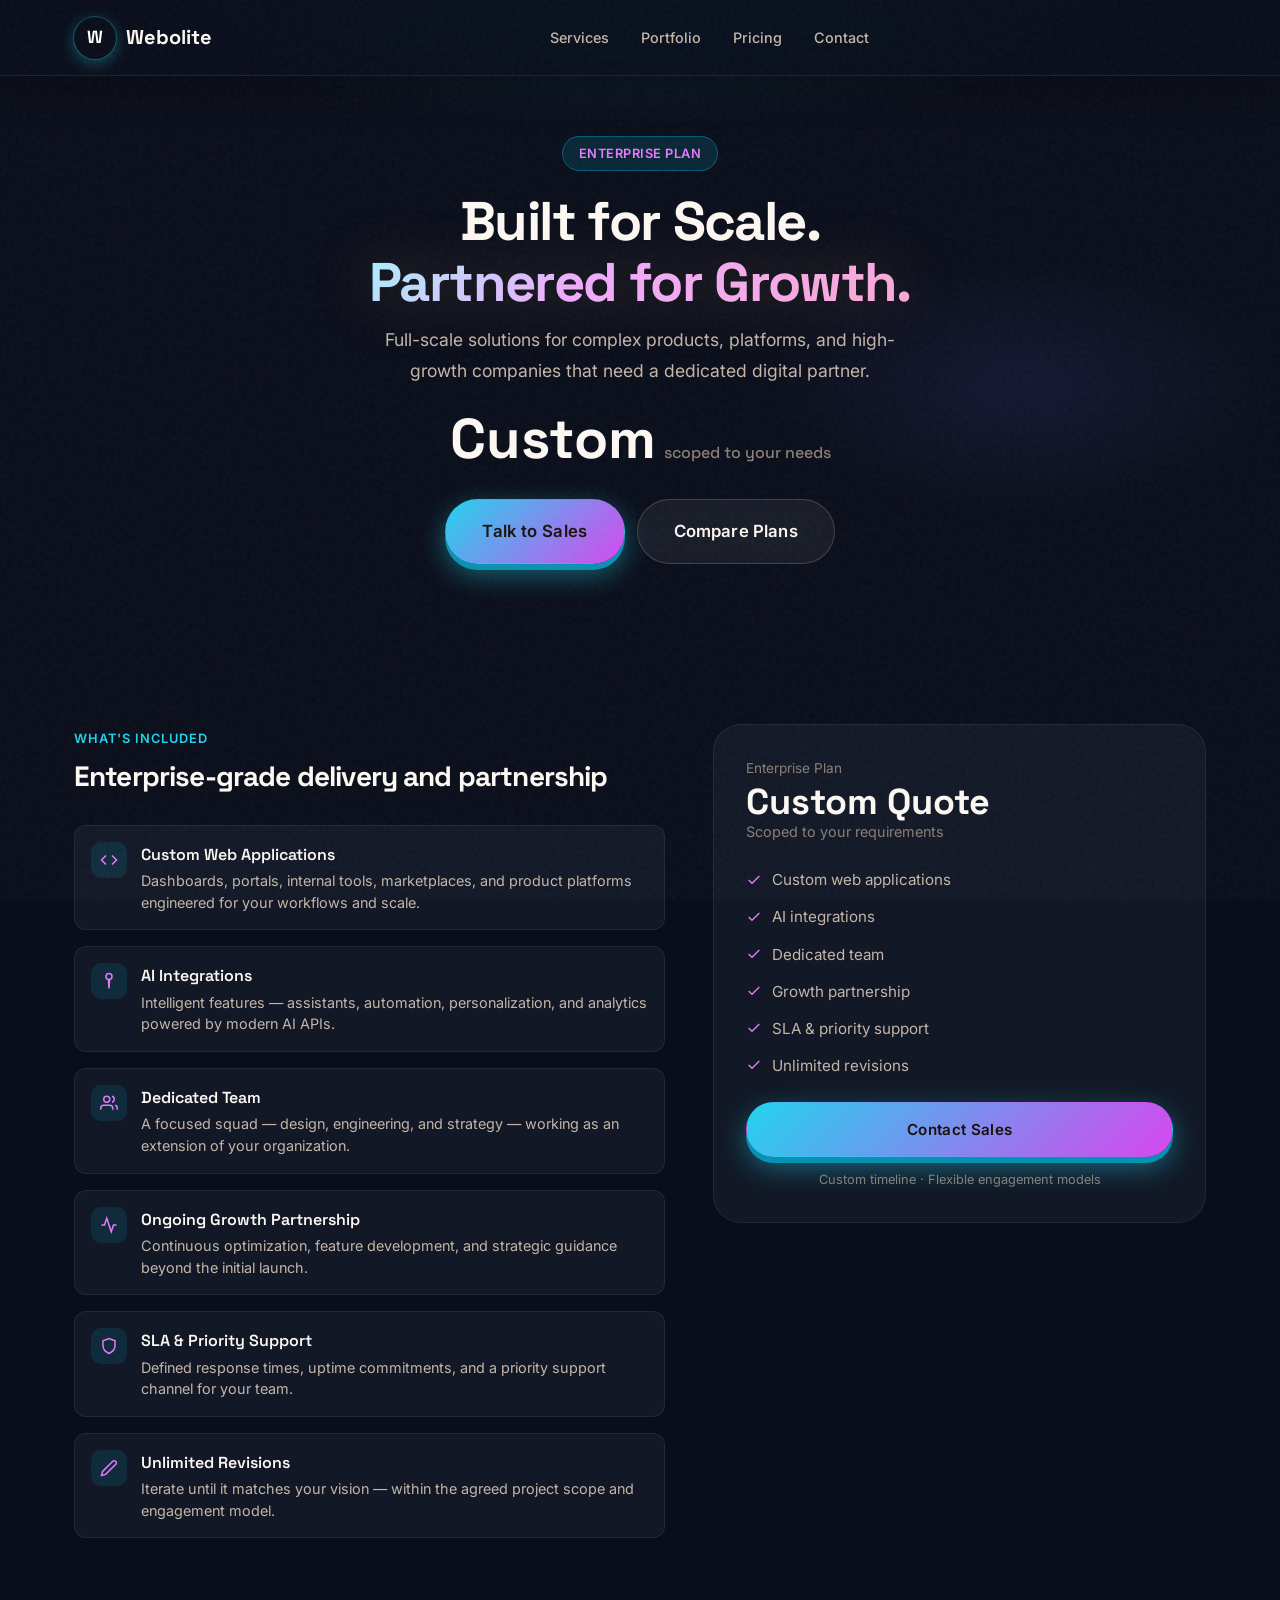
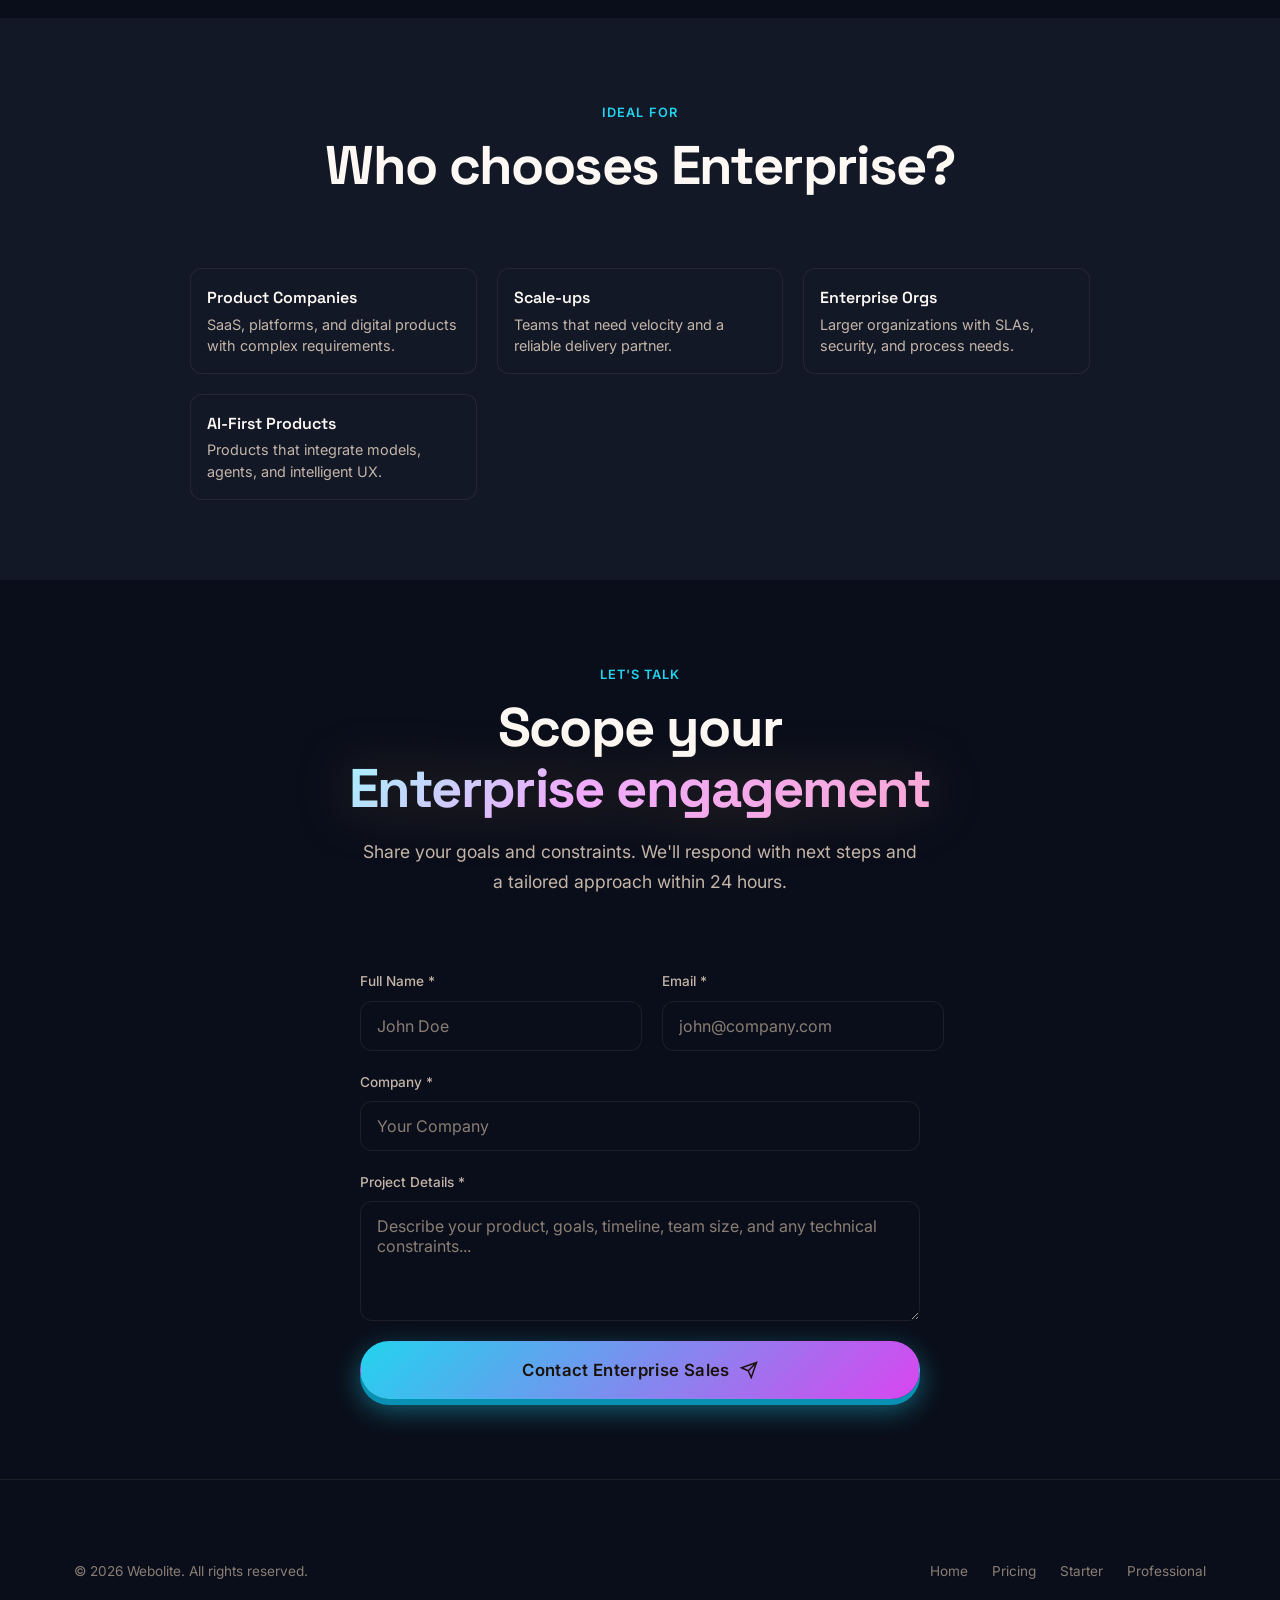
<file: enterprise.html>
<!DOCTYPE html>
<html lang="en">
<head>
  <meta charset="UTF-8">
  <meta name="viewport" content="width=device-width, initial-scale=1.0">
  <title>Enterprise Plan — Custom | Webolite</title>
  <meta name="description" content="Webolite Enterprise plan — custom web applications, AI integrations, dedicated team, ongoing growth partnership, SLA, and unlimited revisions.">
  <link rel="canonical" href="https://webolite.com/enterprise.html">
  <link rel="preconnect" href="https://fonts.googleapis.com">
  <link rel="preconnect" href="https://fonts.gstatic.com" crossorigin>
  <link href="https://fonts.googleapis.com/css2?family=Inter:wght@300;400;500;600;700&family=Poppins:wght@400;500;600;700;800&family=Space+Grotesk:wght@400;500;600;700&display=swap" rel="stylesheet">
  <link rel="stylesheet" href="style.css">
  <style>
    .plan-hero { padding: calc(var(--header-height) + 60px) 0 80px; position: relative; overflow: hidden; }
    .plan-hero::before { content:''; position:absolute; inset:0; background: radial-gradient(ellipse 70% 50% at 50% -10%, rgba(0,212,255,0.15) 0%, transparent 60%), radial-gradient(ellipse 40% 40% at 80% 60%, rgba(108,99,255,0.1) 0%, transparent 50%); pointer-events:none; }
    .plan-badge { display:inline-block; padding:6px 16px; background:rgba(0,212,255,0.12); border:1px solid rgba(0,212,255,0.3); border-radius:9999px; font-size:0.8rem; font-weight:600; color:var(--secondary); margin-bottom:20px; letter-spacing:0.04em; text-transform:uppercase; }
    .plan-price-big { font-family:var(--font-heading); font-size:clamp(2.5rem,6vw,3.5rem); font-weight:800; line-height:1; margin:16px 0 8px; }
    .plan-price-big .period { font-size:1rem; font-weight:500; color:var(--text-dim); margin-left:8px; }
    .plan-grid { display:grid; grid-template-columns:1.2fr 1fr; gap:48px; align-items:start; padding:80px 0; }
    .plan-features-list { display:flex; flex-direction:column; gap:16px; margin-top:32px; }
    .plan-feature { display:flex; gap:14px; align-items:flex-start; padding:16px; background:var(--bg-surface); border:1px solid var(--border); border-radius:var(--radius-sm); transition:border-color var(--transition); }
    .plan-feature:hover { border-color:var(--border-hover); }
    .plan-feature-icon { width:36px; height:36px; min-width:36px; background:rgba(0,212,255,0.1); border-radius:10px; display:flex; align-items:center; justify-content:center; color:var(--secondary); }
    .plan-feature h4 { font-family:var(--font-heading); font-size:1rem; font-weight:600; margin-bottom:2px; }
    .plan-feature p { font-size:0.9rem; color:var(--text-muted); line-height:1.5; }
    .plan-sidebar { position:sticky; top:100px; }
    .plan-card-sticky { background:var(--bg-surface); border:1px solid var(--border); border-radius:var(--radius-lg); padding:32px; }
    .plan-card-sticky .amount { font-family:var(--font-heading); font-size:2.25rem; font-weight:800; }
    .plan-includes { list-style:none; margin:24px 0; display:flex; flex-direction:column; gap:12px; }
    .plan-includes li { display:flex; align-items:center; gap:10px; font-size:0.95rem; color:var(--text-muted); }
    .plan-includes svg { color:var(--secondary); min-width:16px; }
    .plan-compare { padding:80px 0; background:var(--bg-surface); }
    .plan-cta-section { padding:80px 0; }
    @media (max-width:768px) {
      .plan-grid { grid-template-columns:1fr; }
      .plan-sidebar { position:static; }
    }
  </style>
</head>
<body>
  <div class="scroll-progress" id="scrollProgress"></div>

  <header class="header scrolled" id="header">
    <nav class="nav container">
      <a href="index.html" class="logo" aria-label="Webolite Home">
        <span class="logo-icon">W</span>
        <span class="logo-text">Webolite</span>
      </a>
      <ul class="nav-menu" id="navMenu">
        <li><a href="index.html#services" class="nav-link">Services</a></li>
        <li><a href="index.html#portfolio" class="nav-link">Portfolio</a></li>
        <li><a href="index.html#pricing" class="nav-link">Pricing</a></li>
        <li><a href="index.html#contact" class="nav-link">Contact</a></li>
      </ul>
      <div class="nav-actions">
        <a href="index.html#contact" class="btn btn-primary btn-sm nav-cta">Get Started</a>
        <button class="hamburger" id="hamburger" aria-label="Toggle menu" aria-expanded="false">
          <span></span><span></span><span></span>
        </button>
      </div>
    </nav>
  </header>

  <main>
    <section class="plan-hero">
      <div class="container" style="position:relative;z-index:1;text-align:center;max-width:720px;margin:0 auto;">
        <div class="plan-badge">Enterprise Plan</div>
        <h1 class="section-title" style="margin-bottom:12px;">Built for Scale.<br><span class="gradient-text">Partnered for Growth.</span></h1>
        <p class="section-desc" style="margin:0 auto 24px;">Full-scale solutions for complex products, platforms, and high-growth companies that need a dedicated digital partner.</p>
        <div class="plan-price-big">
          Custom<span class="period">scoped to your needs</span>
        </div>
        <div style="display:flex;gap:12px;justify-content:center;flex-wrap:wrap;margin-top:32px;">
          <a href="#plan-contact" class="btn btn-primary btn-lg">Talk to Sales</a>
          <a href="index.html#pricing" class="btn btn-outline btn-lg">Compare Plans</a>
        </div>
      </div>
    </section>

    <section>
      <div class="container">
        <div class="plan-grid">
          <div>
            <span class="section-tag">What's Included</span>
            <h2 class="section-title" style="font-size:1.75rem;">Enterprise-grade delivery and partnership</h2>
            <div class="plan-features-list">
              <div class="plan-feature">
                <div class="plan-feature-icon">
                  <svg width="18" height="18" viewBox="0 0 24 24" fill="none" stroke="currentColor" stroke-width="2"><polyline points="16 18 22 12 16 6"/><polyline points="8 6 2 12 8 18"/></svg>
                </div>
                <div>
                  <h4>Custom Web Applications</h4>
                  <p>Dashboards, portals, internal tools, marketplaces, and product platforms engineered for your workflows and scale.</p>
                </div>
              </div>
              <div class="plan-feature">
                <div class="plan-feature-icon">
                  <svg width="18" height="18" viewBox="0 0 24 24" fill="none" stroke="currentColor" stroke-width="2"><path d="M12 2a4 4 0 0 1 4 4c0 1.95-1.4 3.58-3.25 3.93L12 22l-.75-12.07A4 4 0 0 1 12 2z"/></svg>
                </div>
                <div>
                  <h4>AI Integrations</h4>
                  <p>Intelligent features — assistants, automation, personalization, and analytics powered by modern AI APIs.</p>
                </div>
              </div>
              <div class="plan-feature">
                <div class="plan-feature-icon">
                  <svg width="18" height="18" viewBox="0 0 24 24" fill="none" stroke="currentColor" stroke-width="2"><path d="M17 21v-2a4 4 0 0 0-4-4H5a4 4 0 0 0-4 4v2"/><circle cx="9" cy="7" r="4"/><path d="M23 21v-2a4 4 0 0 0-3-3.87"/><path d="M16 3.13a4 4 0 0 1 0 7.75"/></svg>
                </div>
                <div>
                  <h4>Dedicated Team</h4>
                  <p>A focused squad — design, engineering, and strategy — working as an extension of your organization.</p>
                </div>
              </div>
              <div class="plan-feature">
                <div class="plan-feature-icon">
                  <svg width="18" height="18" viewBox="0 0 24 24" fill="none" stroke="currentColor" stroke-width="2"><path d="M22 12h-4l-3 9L9 3l-3 9H2"/></svg>
                </div>
                <div>
                  <h4>Ongoing Growth Partnership</h4>
                  <p>Continuous optimization, feature development, and strategic guidance beyond the initial launch.</p>
                </div>
              </div>
              <div class="plan-feature">
                <div class="plan-feature-icon">
                  <svg width="18" height="18" viewBox="0 0 24 24" fill="none" stroke="currentColor" stroke-width="2"><path d="M12 22s8-4 8-10V5l-8-3-8 3v7c0 6 8 10 8 10z"/></svg>
                </div>
                <div>
                  <h4>SLA & Priority Support</h4>
                  <p>Defined response times, uptime commitments, and a priority support channel for your team.</p>
                </div>
              </div>
              <div class="plan-feature">
                <div class="plan-feature-icon">
                  <svg width="18" height="18" viewBox="0 0 24 24" fill="none" stroke="currentColor" stroke-width="2"><path d="M17 3a2.828 2.828 0 1 1 4 4L7.5 20.5 2 22l1.5-5.5L17 3z"/></svg>
                </div>
                <div>
                  <h4>Unlimited Revisions</h4>
                  <p>Iterate until it matches your vision — within the agreed project scope and engagement model.</p>
                </div>
              </div>
            </div>
          </div>

          <div class="plan-sidebar">
            <div class="plan-card-sticky">
              <div style="font-size:0.85rem;color:var(--text-dim);margin-bottom:4px;">Enterprise Plan</div>
              <div class="amount">Custom Quote</div>
              <div style="font-size:0.9rem;color:var(--text-dim);margin-bottom:20px;">Scoped to your requirements</div>
              <ul class="plan-includes">
                <li><svg width="16" height="16" viewBox="0 0 24 24" fill="none" stroke="currentColor" stroke-width="2"><polyline points="20 6 9 17 4 12"/></svg> Custom web applications</li>
                <li><svg width="16" height="16" viewBox="0 0 24 24" fill="none" stroke="currentColor" stroke-width="2"><polyline points="20 6 9 17 4 12"/></svg> AI integrations</li>
                <li><svg width="16" height="16" viewBox="0 0 24 24" fill="none" stroke="currentColor" stroke-width="2"><polyline points="20 6 9 17 4 12"/></svg> Dedicated team</li>
                <li><svg width="16" height="16" viewBox="0 0 24 24" fill="none" stroke="currentColor" stroke-width="2"><polyline points="20 6 9 17 4 12"/></svg> Growth partnership</li>
                <li><svg width="16" height="16" viewBox="0 0 24 24" fill="none" stroke="currentColor" stroke-width="2"><polyline points="20 6 9 17 4 12"/></svg> SLA & priority support</li>
                <li><svg width="16" height="16" viewBox="0 0 24 24" fill="none" stroke="currentColor" stroke-width="2"><polyline points="20 6 9 17 4 12"/></svg> Unlimited revisions</li>
              </ul>
              <a href="#plan-contact" class="btn btn-primary btn-block">Contact Sales</a>
              <p style="text-align:center;font-size:0.8rem;color:var(--text-dim);margin-top:12px;">Custom timeline · Flexible engagement models</p>
            </div>
          </div>
        </div>
      </div>
    </section>

    <section class="plan-compare">
      <div class="container">
        <div class="section-header">
          <span class="section-tag">Ideal For</span>
          <h2 class="section-title">Who chooses Enterprise?</h2>
        </div>
        <div style="display:grid;grid-template-columns:repeat(auto-fit,minmax(240px,1fr));gap:20px;max-width:900px;margin:0 auto;">
          <div class="plan-feature"><div><h4>Product Companies</h4><p>SaaS, platforms, and digital products with complex requirements.</p></div></div>
          <div class="plan-feature"><div><h4>Scale-ups</h4><p>Teams that need velocity and a reliable delivery partner.</p></div></div>
          <div class="plan-feature"><div><h4>Enterprise Orgs</h4><p>Larger organizations with SLAs, security, and process needs.</p></div></div>
          <div class="plan-feature"><div><h4>AI-First Products</h4><p>Products that integrate models, agents, and intelligent UX.</p></div></div>
        </div>
      </div>
    </section>

    <section class="plan-cta-section" id="plan-contact">
      <div class="container">
        <div class="section-header">
          <span class="section-tag">Let's Talk</span>
          <h2 class="section-title">Scope your<br><span class="gradient-text">Enterprise engagement</span></h2>
          <p class="section-desc">Share your goals and constraints. We'll respond with next steps and a tailored approach within 24 hours.</p>
        </div>
        <div style="max-width:560px;margin:0 auto;">
          <form class="contact-form" id="planContactForm" novalidate>
            <input type="hidden" name="plan" value="Enterprise">
            <div class="form-row">
              <div class="form-group">
                <label for="name">Full Name *</label>
                <input type="text" id="name" name="name" required placeholder="John Doe">
              </div>
              <div class="form-group">
                <label for="email">Email *</label>
                <input type="email" id="email" name="email" required placeholder="john@company.com">
              </div>
            </div>
            <div class="form-group">
              <label for="company">Company *</label>
              <input type="text" id="company" name="company" required placeholder="Your Company">
            </div>
            <div class="form-group">
              <label for="message">Project Details *</label>
              <textarea id="message" name="message" rows="4" required placeholder="Describe your product, goals, timeline, team size, and any technical constraints..."></textarea>
            </div>
            <button type="submit" class="btn btn-primary btn-lg btn-block">
              Contact Enterprise Sales
              <svg width="18" height="18" viewBox="0 0 24 24" fill="none" stroke="currentColor" stroke-width="2"><path d="M22 2L11 13M22 2l-7 20-4-9-9-4 20-7z"/></svg>
            </button>
          </form>
        </div>
      </div>
    </section>
  </main>

  <footer class="footer">
    <div class="container">
      <div class="footer-bottom" style="border-top:none;padding-top:0;">
        <p>&copy; 2026 Webolite. All rights reserved.</p>
        <div class="footer-legal">
          <a href="index.html">Home</a>
          <a href="index.html#pricing">Pricing</a>
          <a href="starter.html">Starter</a>
          <a href="professional.html">Professional</a>
        </div>
      </div>
    </div>
  </footer>

  <script src="script.js"></script>
  <script>
    (function () {
      const form = document.getElementById('planContactForm');
      if (!form) return;
      form.addEventListener('submit', async function (e) {
        e.preventDefault();
        const name = form.querySelector('#name');
        const email = form.querySelector('#email');
        const message = form.querySelector('#message');
        const company = form.querySelector('#company');
        const btn = form.querySelector('button[type="submit"]');
        const original = btn.innerHTML;

        if (!name.value.trim() || !email.value.trim() || !message.value.trim()) {
          alert('Please fill in all required fields.');
          return;
        }

        btn.innerHTML = 'Sending...';
        btn.disabled = true;

        try {
          const res = await fetch('/api/contact', {
            method: 'POST',
            headers: { 'Content-Type': 'application/json' },
            body: JSON.stringify({
              name: name.value.trim(),
              email: email.value.trim(),
              company: company.value.trim(),
              budget: 'Enterprise — Custom',
              message: '[Enterprise Plan Inquiry]\n\n' + message.value.trim(),
            }),
          });
          const data = await res.json();
          if (res.ok && data.success) {
            btn.innerHTML = 'Request Sent ✓';
            btn.style.background = '#10B981';
            form.reset();
          } else {
            throw new Error(data.error || 'Failed');
          }
        } catch (err) {
          btn.innerHTML = 'Try Again';
          btn.style.background = '#FF4D6D';
        }
        setTimeout(function () {
          btn.innerHTML = original;
          btn.disabled = false;
          btn.style.background = '';
        }, 3500);
      });
    })();
  </script>
</body>
</html>
</file>
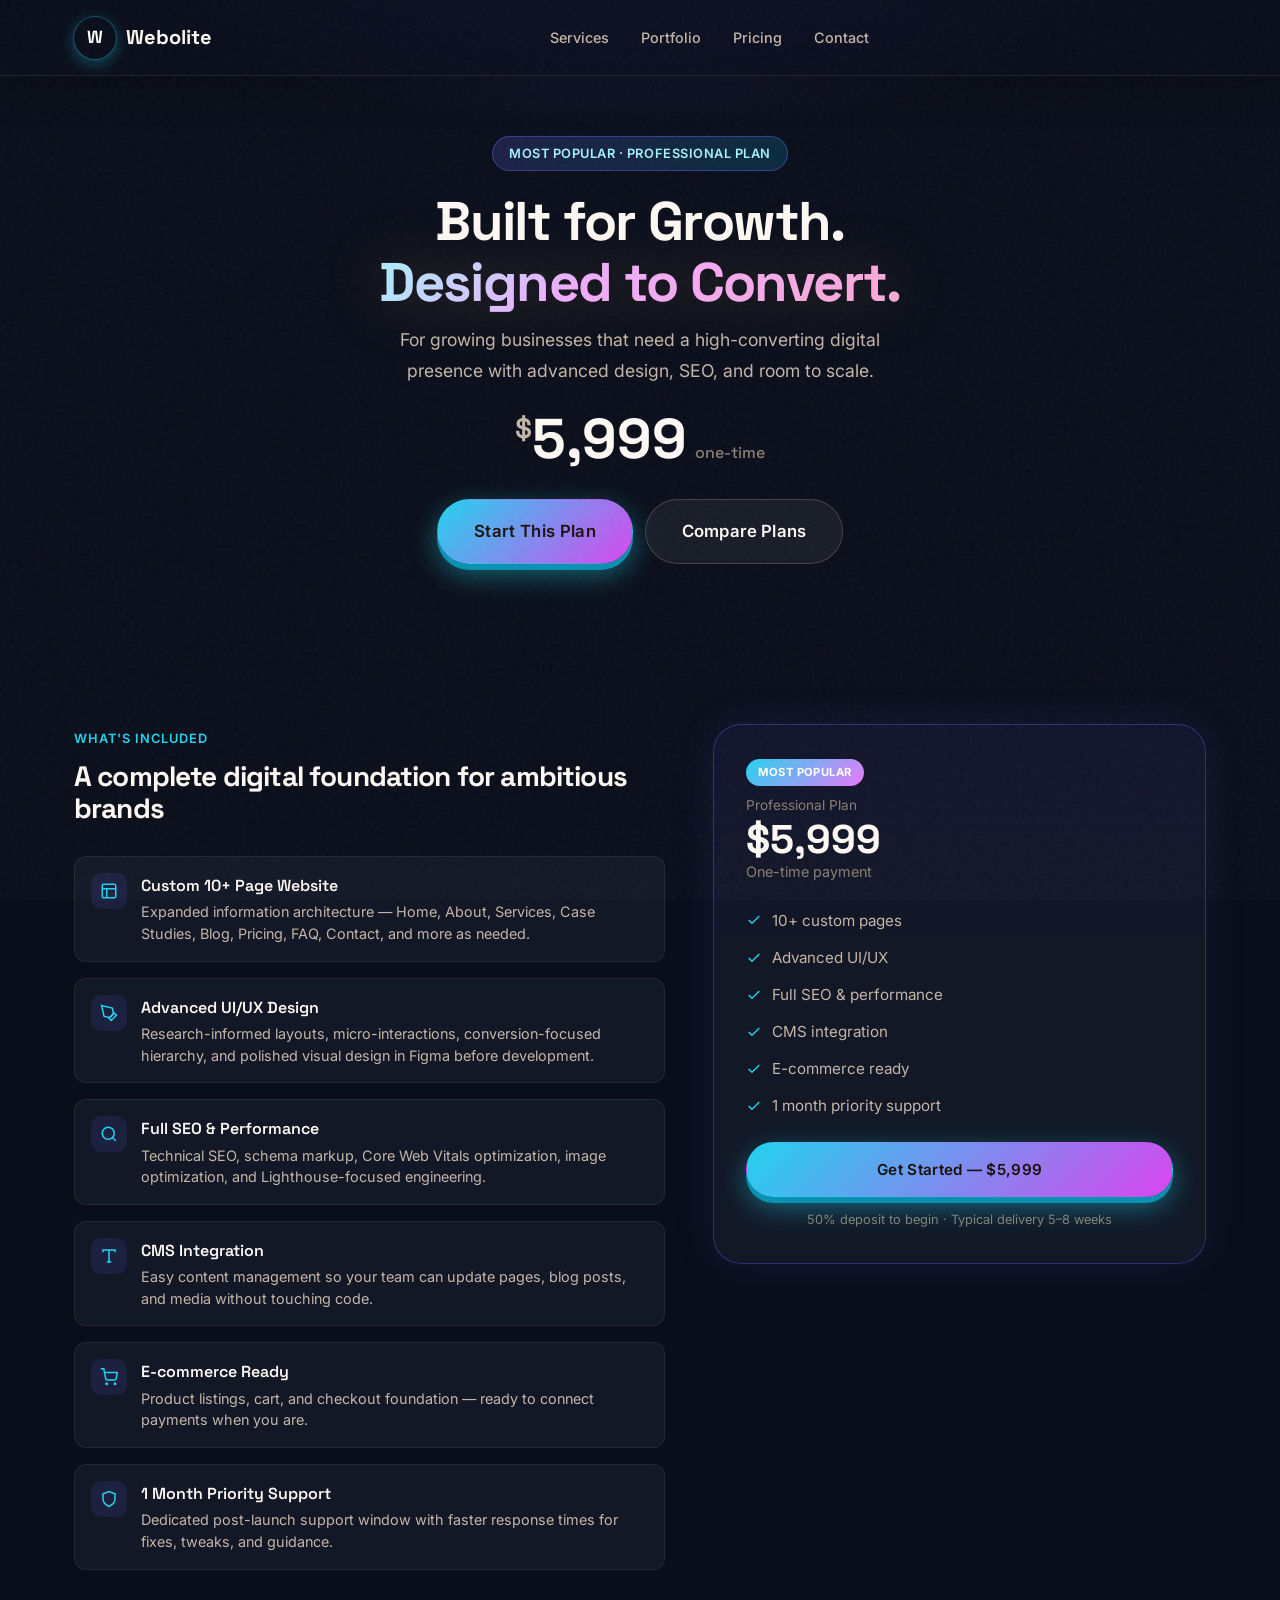
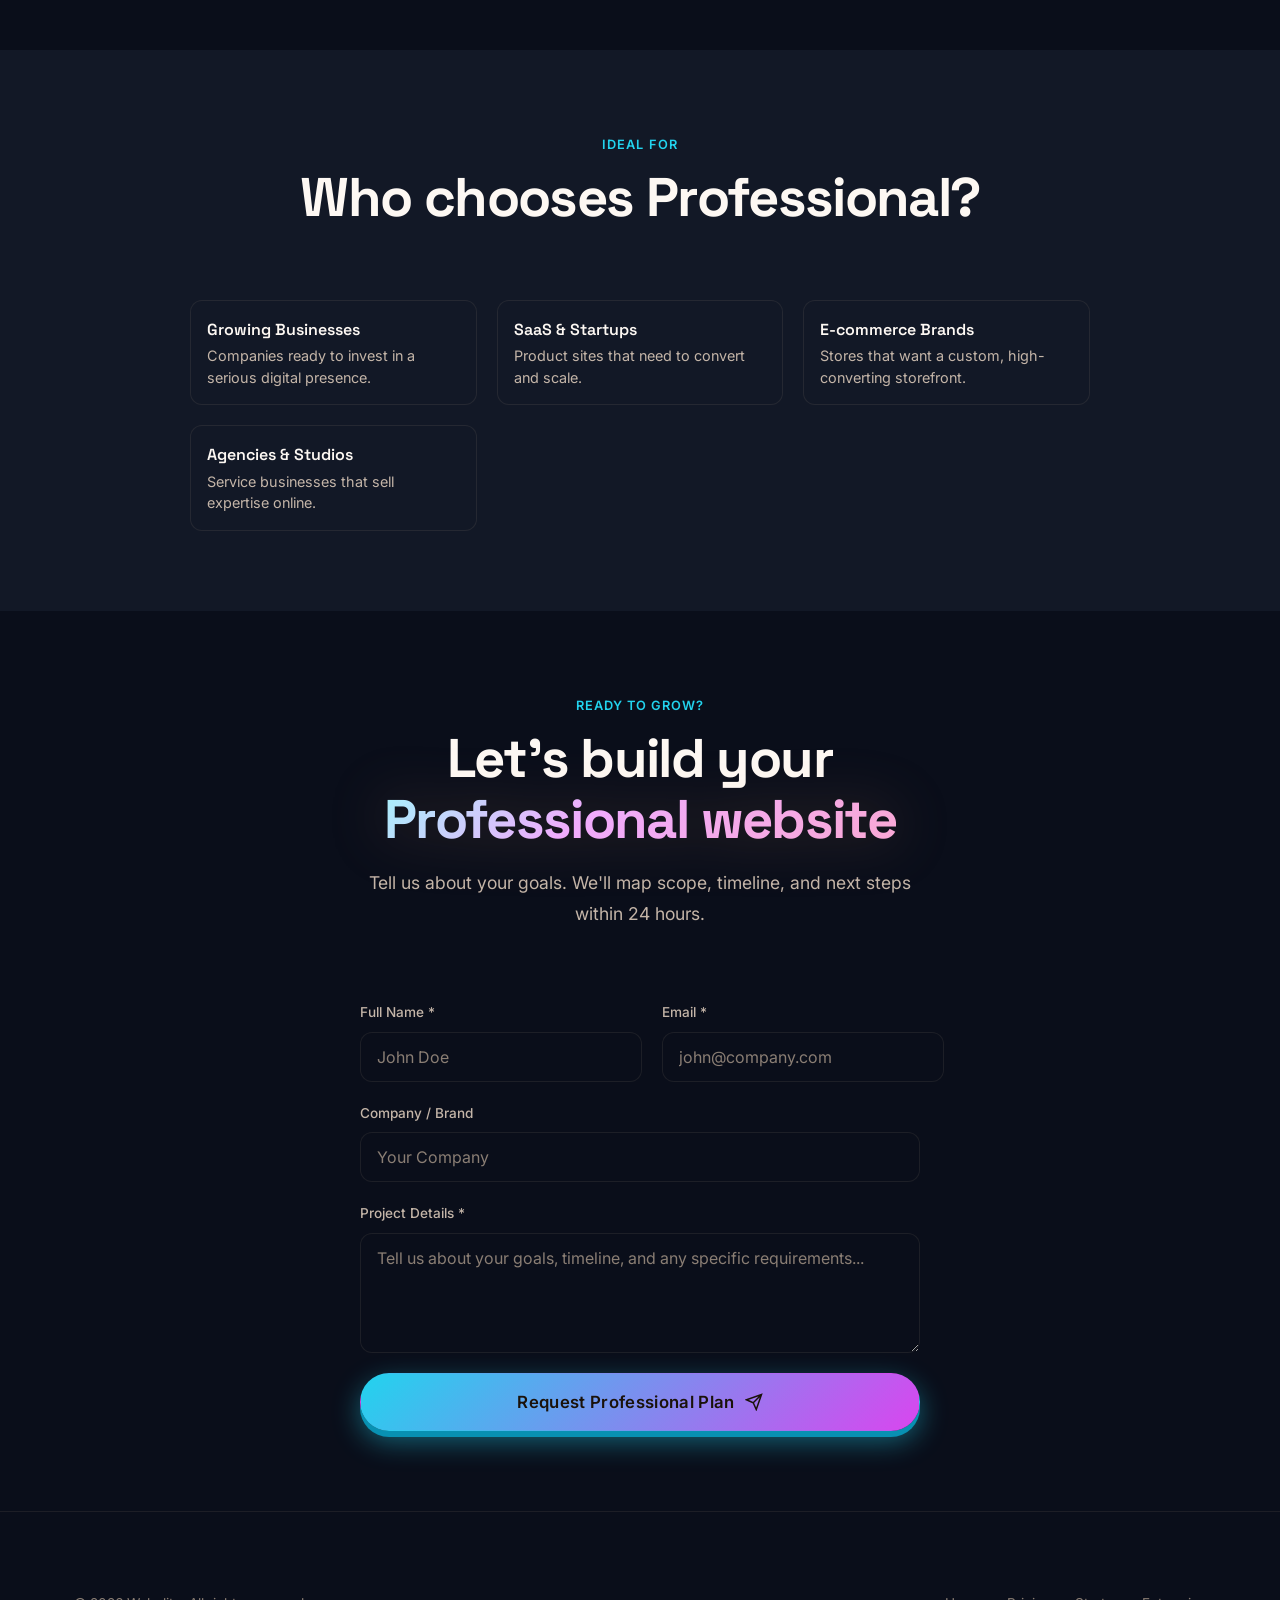
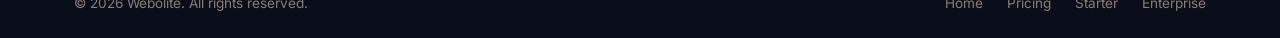
<file: professional.html>
<!DOCTYPE html>
<html lang="en">
<head>
  <meta charset="UTF-8">
  <meta name="viewport" content="width=device-width, initial-scale=1.0">
  <title>Professional Plan — $5,999 | Webolite</title>
  <meta name="description" content="Webolite Professional plan — custom 10+ page website, advanced UI/UX, full SEO, CMS, e-commerce ready, and 1 month priority support.">
  <link rel="canonical" href="https://webolite.com/professional.html">
  <link rel="preconnect" href="https://fonts.googleapis.com">
  <link rel="preconnect" href="https://fonts.gstatic.com" crossorigin>
  <link href="https://fonts.googleapis.com/css2?family=Inter:wght@300;400;500;600;700&family=Poppins:wght@400;500;600;700;800&family=Space+Grotesk:wght@400;500;600;700&display=swap" rel="stylesheet">
  <link rel="stylesheet" href="style.css">
  <style>
    .plan-hero { padding: calc(var(--header-height) + 60px) 0 80px; position: relative; overflow: hidden; }
    .plan-hero::before { content:''; position:absolute; inset:0; background: radial-gradient(ellipse 70% 50% at 50% -10%, rgba(108,99,255,0.25) 0%, transparent 60%); pointer-events:none; }
    .plan-badge { display:inline-block; padding:6px 16px; background:linear-gradient(135deg,rgba(108,99,255,0.2),rgba(0,212,255,0.15)); border:1px solid rgba(108,99,255,0.4); border-radius:9999px; font-size:0.8rem; font-weight:600; color:var(--primary-light); margin-bottom:20px; letter-spacing:0.04em; text-transform:uppercase; }
    .plan-price-big { font-family:var(--font-heading); font-size:clamp(2.5rem,6vw,3.5rem); font-weight:800; line-height:1; margin:16px 0 8px; }
    .plan-price-big .currency { font-size:0.5em; vertical-align:super; color:var(--text-muted); }
    .plan-price-big .period { font-size:1rem; font-weight:500; color:var(--text-dim); margin-left:8px; }
    .plan-grid { display:grid; grid-template-columns:1.2fr 1fr; gap:48px; align-items:start; padding:80px 0; }
    .plan-features-list { display:flex; flex-direction:column; gap:16px; margin-top:32px; }
    .plan-feature { display:flex; gap:14px; align-items:flex-start; padding:16px; background:var(--bg-surface); border:1px solid var(--border); border-radius:var(--radius-sm); transition:border-color var(--transition); }
    .plan-feature:hover { border-color:var(--border-hover); }
    .plan-feature-icon { width:36px; height:36px; min-width:36px; background:rgba(108,99,255,0.12); border-radius:10px; display:flex; align-items:center; justify-content:center; color:var(--primary); }
    .plan-feature h4 { font-family:var(--font-heading); font-size:1rem; font-weight:600; margin-bottom:2px; }
    .plan-feature p { font-size:0.9rem; color:var(--text-muted); line-height:1.5; }
    .plan-sidebar { position:sticky; top:100px; }
    .plan-card-sticky { background:linear-gradient(180deg,rgba(108,99,255,0.08) 0%,var(--bg-surface) 40%); border:1px solid rgba(108,99,255,0.35); border-radius:var(--radius-lg); padding:32px; box-shadow:0 0 40px rgba(108,99,255,0.12); }
    .plan-card-sticky .amount { font-family:var(--font-heading); font-size:2.5rem; font-weight:800; }
    .plan-includes { list-style:none; margin:24px 0; display:flex; flex-direction:column; gap:12px; }
    .plan-includes li { display:flex; align-items:center; gap:10px; font-size:0.95rem; color:var(--text-muted); }
    .plan-includes svg { color:var(--primary); min-width:16px; }
    .plan-compare { padding:80px 0; background:var(--bg-surface); }
    .plan-cta-section { padding:80px 0; }
    .popular-tag { display:inline-block; background:linear-gradient(135deg,var(--primary),var(--secondary)); color:#fff; font-size:0.7rem; font-weight:700; padding:4px 12px; border-radius:9999px; margin-bottom:8px; letter-spacing:0.04em; text-transform:uppercase; }
    @media (max-width:768px) {
      .plan-grid { grid-template-columns:1fr; }
      .plan-sidebar { position:static; }
    }
  </style>
</head>
<body>
  <div class="scroll-progress" id="scrollProgress"></div>

  <header class="header scrolled" id="header">
    <nav class="nav container">
      <a href="index.html" class="logo" aria-label="Webolite Home">
        <span class="logo-icon">W</span>
        <span class="logo-text">Webolite</span>
      </a>
      <ul class="nav-menu" id="navMenu">
        <li><a href="index.html#services" class="nav-link">Services</a></li>
        <li><a href="index.html#portfolio" class="nav-link">Portfolio</a></li>
        <li><a href="index.html#pricing" class="nav-link">Pricing</a></li>
        <li><a href="index.html#contact" class="nav-link">Contact</a></li>
      </ul>
      <div class="nav-actions">
        <a href="index.html#contact" class="btn btn-primary btn-sm nav-cta">Get Started</a>
        <button class="hamburger" id="hamburger" aria-label="Toggle menu" aria-expanded="false">
          <span></span><span></span><span></span>
        </button>
      </div>
    </nav>
  </header>

  <main>
    <section class="plan-hero">
      <div class="container" style="position:relative;z-index:1;text-align:center;max-width:720px;margin:0 auto;">
        <div class="plan-badge">Most Popular · Professional Plan</div>
        <h1 class="section-title" style="margin-bottom:12px;">Built for Growth.<br><span class="gradient-text">Designed to Convert.</span></h1>
        <p class="section-desc" style="margin:0 auto 24px;">For growing businesses that need a high-converting digital presence with advanced design, SEO, and room to scale.</p>
        <div class="plan-price-big">
          <span class="currency">$</span>5,999<span class="period">one-time</span>
        </div>
        <div style="display:flex;gap:12px;justify-content:center;flex-wrap:wrap;margin-top:32px;">
          <a href="#plan-contact" class="btn btn-primary btn-lg">Start This Plan</a>
          <a href="index.html#pricing" class="btn btn-outline btn-lg">Compare Plans</a>
        </div>
      </div>
    </section>

    <section>
      <div class="container">
        <div class="plan-grid">
          <div>
            <span class="section-tag">What's Included</span>
            <h2 class="section-title" style="font-size:1.75rem;">A complete digital foundation for ambitious brands</h2>
            <div class="plan-features-list">
              <div class="plan-feature">
                <div class="plan-feature-icon">
                  <svg width="18" height="18" viewBox="0 0 24 24" fill="none" stroke="currentColor" stroke-width="2"><rect x="3" y="3" width="18" height="18" rx="2"/><path d="M3 9h18M9 21V9"/></svg>
                </div>
                <div>
                  <h4>Custom 10+ Page Website</h4>
                  <p>Expanded information architecture — Home, About, Services, Case Studies, Blog, Pricing, FAQ, Contact, and more as needed.</p>
                </div>
              </div>
              <div class="plan-feature">
                <div class="plan-feature-icon">
                  <svg width="18" height="18" viewBox="0 0 24 24" fill="none" stroke="currentColor" stroke-width="2"><path d="M12 19l7-7 3 3-7 7-3-3z"/><path d="M18 13l-1.5-7.5L2 2l3.5 14.5L13 18l5-5z"/></svg>
                </div>
                <div>
                  <h4>Advanced UI/UX Design</h4>
                  <p>Research-informed layouts, micro-interactions, conversion-focused hierarchy, and polished visual design in Figma before development.</p>
                </div>
              </div>
              <div class="plan-feature">
                <div class="plan-feature-icon">
                  <svg width="18" height="18" viewBox="0 0 24 24" fill="none" stroke="currentColor" stroke-width="2"><circle cx="11" cy="11" r="8"/><path d="M21 21l-4.35-4.35"/></svg>
                </div>
                <div>
                  <h4>Full SEO & Performance</h4>
                  <p>Technical SEO, schema markup, Core Web Vitals optimization, image optimization, and Lighthouse-focused engineering.</p>
                </div>
              </div>
              <div class="plan-feature">
                <div class="plan-feature-icon">
                  <svg width="18" height="18" viewBox="0 0 24 24" fill="none" stroke="currentColor" stroke-width="2"><path d="M4 7V4h16v3M9 20h6M12 4v16"/></svg>
                </div>
                <div>
                  <h4>CMS Integration</h4>
                  <p>Easy content management so your team can update pages, blog posts, and media without touching code.</p>
                </div>
              </div>
              <div class="plan-feature">
                <div class="plan-feature-icon">
                  <svg width="18" height="18" viewBox="0 0 24 24" fill="none" stroke="currentColor" stroke-width="2"><circle cx="9" cy="21" r="1"/><circle cx="20" cy="21" r="1"/><path d="M1 1h4l2.68 13.39a2 2 0 0 0 2 1.61h9.72a2 2 0 0 0 2-1.61L23 6H6"/></svg>
                </div>
                <div>
                  <h4>E-commerce Ready</h4>
                  <p>Product listings, cart, and checkout foundation — ready to connect payments when you are.</p>
                </div>
              </div>
              <div class="plan-feature">
                <div class="plan-feature-icon">
                  <svg width="18" height="18" viewBox="0 0 24 24" fill="none" stroke="currentColor" stroke-width="2"><path d="M12 22s8-4 8-10V5l-8-3-8 3v7c0 6 8 10 8 10z"/></svg>
                </div>
                <div>
                  <h4>1 Month Priority Support</h4>
                  <p>Dedicated post-launch support window with faster response times for fixes, tweaks, and guidance.</p>
                </div>
              </div>
            </div>
          </div>

          <div class="plan-sidebar">
            <div class="plan-card-sticky">
              <div class="popular-tag">Most Popular</div>
              <div style="font-size:0.85rem;color:var(--text-dim);margin-bottom:4px;">Professional Plan</div>
              <div class="amount">$5,999</div>
              <div style="font-size:0.9rem;color:var(--text-dim);margin-bottom:20px;">One-time payment</div>
              <ul class="plan-includes">
                <li><svg width="16" height="16" viewBox="0 0 24 24" fill="none" stroke="currentColor" stroke-width="2"><polyline points="20 6 9 17 4 12"/></svg> 10+ custom pages</li>
                <li><svg width="16" height="16" viewBox="0 0 24 24" fill="none" stroke="currentColor" stroke-width="2"><polyline points="20 6 9 17 4 12"/></svg> Advanced UI/UX</li>
                <li><svg width="16" height="16" viewBox="0 0 24 24" fill="none" stroke="currentColor" stroke-width="2"><polyline points="20 6 9 17 4 12"/></svg> Full SEO & performance</li>
                <li><svg width="16" height="16" viewBox="0 0 24 24" fill="none" stroke="currentColor" stroke-width="2"><polyline points="20 6 9 17 4 12"/></svg> CMS integration</li>
                <li><svg width="16" height="16" viewBox="0 0 24 24" fill="none" stroke="currentColor" stroke-width="2"><polyline points="20 6 9 17 4 12"/></svg> E-commerce ready</li>
                <li><svg width="16" height="16" viewBox="0 0 24 24" fill="none" stroke="currentColor" stroke-width="2"><polyline points="20 6 9 17 4 12"/></svg> 1 month priority support</li>
              </ul>
              <a href="#plan-contact" class="btn btn-primary btn-block">Get Started — $5,999</a>
              <p style="text-align:center;font-size:0.8rem;color:var(--text-dim);margin-top:12px;">50% deposit to begin · Typical delivery 5–8 weeks</p>
            </div>
          </div>
        </div>
      </div>
    </section>

    <section class="plan-compare">
      <div class="container">
        <div class="section-header">
          <span class="section-tag">Ideal For</span>
          <h2 class="section-title">Who chooses Professional?</h2>
        </div>
        <div style="display:grid;grid-template-columns:repeat(auto-fit,minmax(240px,1fr));gap:20px;max-width:900px;margin:0 auto;">
          <div class="plan-feature"><div><h4>Growing Businesses</h4><p>Companies ready to invest in a serious digital presence.</p></div></div>
          <div class="plan-feature"><div><h4>SaaS & Startups</h4><p>Product sites that need to convert and scale.</p></div></div>
          <div class="plan-feature"><div><h4>E-commerce Brands</h4><p>Stores that want a custom, high-converting storefront.</p></div></div>
          <div class="plan-feature"><div><h4>Agencies & Studios</h4><p>Service businesses that sell expertise online.</p></div></div>
        </div>
      </div>
    </section>

    <section class="plan-cta-section" id="plan-contact">
      <div class="container">
        <div class="section-header">
          <span class="section-tag">Ready to Grow?</span>
          <h2 class="section-title">Let's build your<br><span class="gradient-text">Professional website</span></h2>
          <p class="section-desc">Tell us about your goals. We'll map scope, timeline, and next steps within 24 hours.</p>
        </div>
        <div style="max-width:560px;margin:0 auto;">
          <form class="contact-form" id="planContactForm" novalidate>
            <input type="hidden" name="plan" value="Professional">
            <div class="form-row">
              <div class="form-group">
                <label for="name">Full Name *</label>
                <input type="text" id="name" name="name" required placeholder="John Doe">
              </div>
              <div class="form-group">
                <label for="email">Email *</label>
                <input type="email" id="email" name="email" required placeholder="john@company.com">
              </div>
            </div>
            <div class="form-group">
              <label for="company">Company / Brand</label>
              <input type="text" id="company" name="company" placeholder="Your Company">
            </div>
            <div class="form-group">
              <label for="message">Project Details *</label>
              <textarea id="message" name="message" rows="4" required placeholder="Tell us about your goals, timeline, and any specific requirements..."></textarea>
            </div>
            <button type="submit" class="btn btn-primary btn-lg btn-block">
              Request Professional Plan
              <svg width="18" height="18" viewBox="0 0 24 24" fill="none" stroke="currentColor" stroke-width="2"><path d="M22 2L11 13M22 2l-7 20-4-9-9-4 20-7z"/></svg>
            </button>
          </form>
        </div>
      </div>
    </section>
  </main>

  <footer class="footer">
    <div class="container">
      <div class="footer-bottom" style="border-top:none;padding-top:0;">
        <p>&copy; 2026 Webolite. All rights reserved.</p>
        <div class="footer-legal">
          <a href="index.html">Home</a>
          <a href="index.html#pricing">Pricing</a>
          <a href="starter.html">Starter</a>
          <a href="enterprise.html">Enterprise</a>
        </div>
      </div>
    </div>
  </footer>

  <script src="script.js"></script>
  <script>
    (function () {
      const form = document.getElementById('planContactForm');
      if (!form) return;
      form.addEventListener('submit', async function (e) {
        e.preventDefault();
        const name = form.querySelector('#name');
        const email = form.querySelector('#email');
        const message = form.querySelector('#message');
        const company = form.querySelector('#company');
        const btn = form.querySelector('button[type="submit"]');
        const original = btn.innerHTML;

        if (!name.value.trim() || !email.value.trim() || !message.value.trim()) {
          alert('Please fill in all required fields.');
          return;
        }

        btn.innerHTML = 'Sending...';
        btn.disabled = true;

        try {
          const res = await fetch('/api/contact', {
            method: 'POST',
            headers: { 'Content-Type': 'application/json' },
            body: JSON.stringify({
              name: name.value.trim(),
              email: email.value.trim(),
              company: company.value.trim(),
              budget: 'Professional — $5,999',
              message: '[Professional Plan Inquiry]\n\n' + message.value.trim(),
            }),
          });
          const data = await res.json();
          if (res.ok && data.success) {
            btn.innerHTML = 'Request Sent ✓';
            btn.style.background = '#10B981';
            form.reset();
          } else {
            throw new Error(data.error || 'Failed');
          }
        } catch (err) {
          btn.innerHTML = 'Try Again';
          btn.style.background = '#FF4D6D';
        }
        setTimeout(function () {
          btn.innerHTML = original;
          btn.disabled = false;
          btn.style.background = '';
        }, 3500);
      });
    })();
  </script>
</body>
</html>
</file>
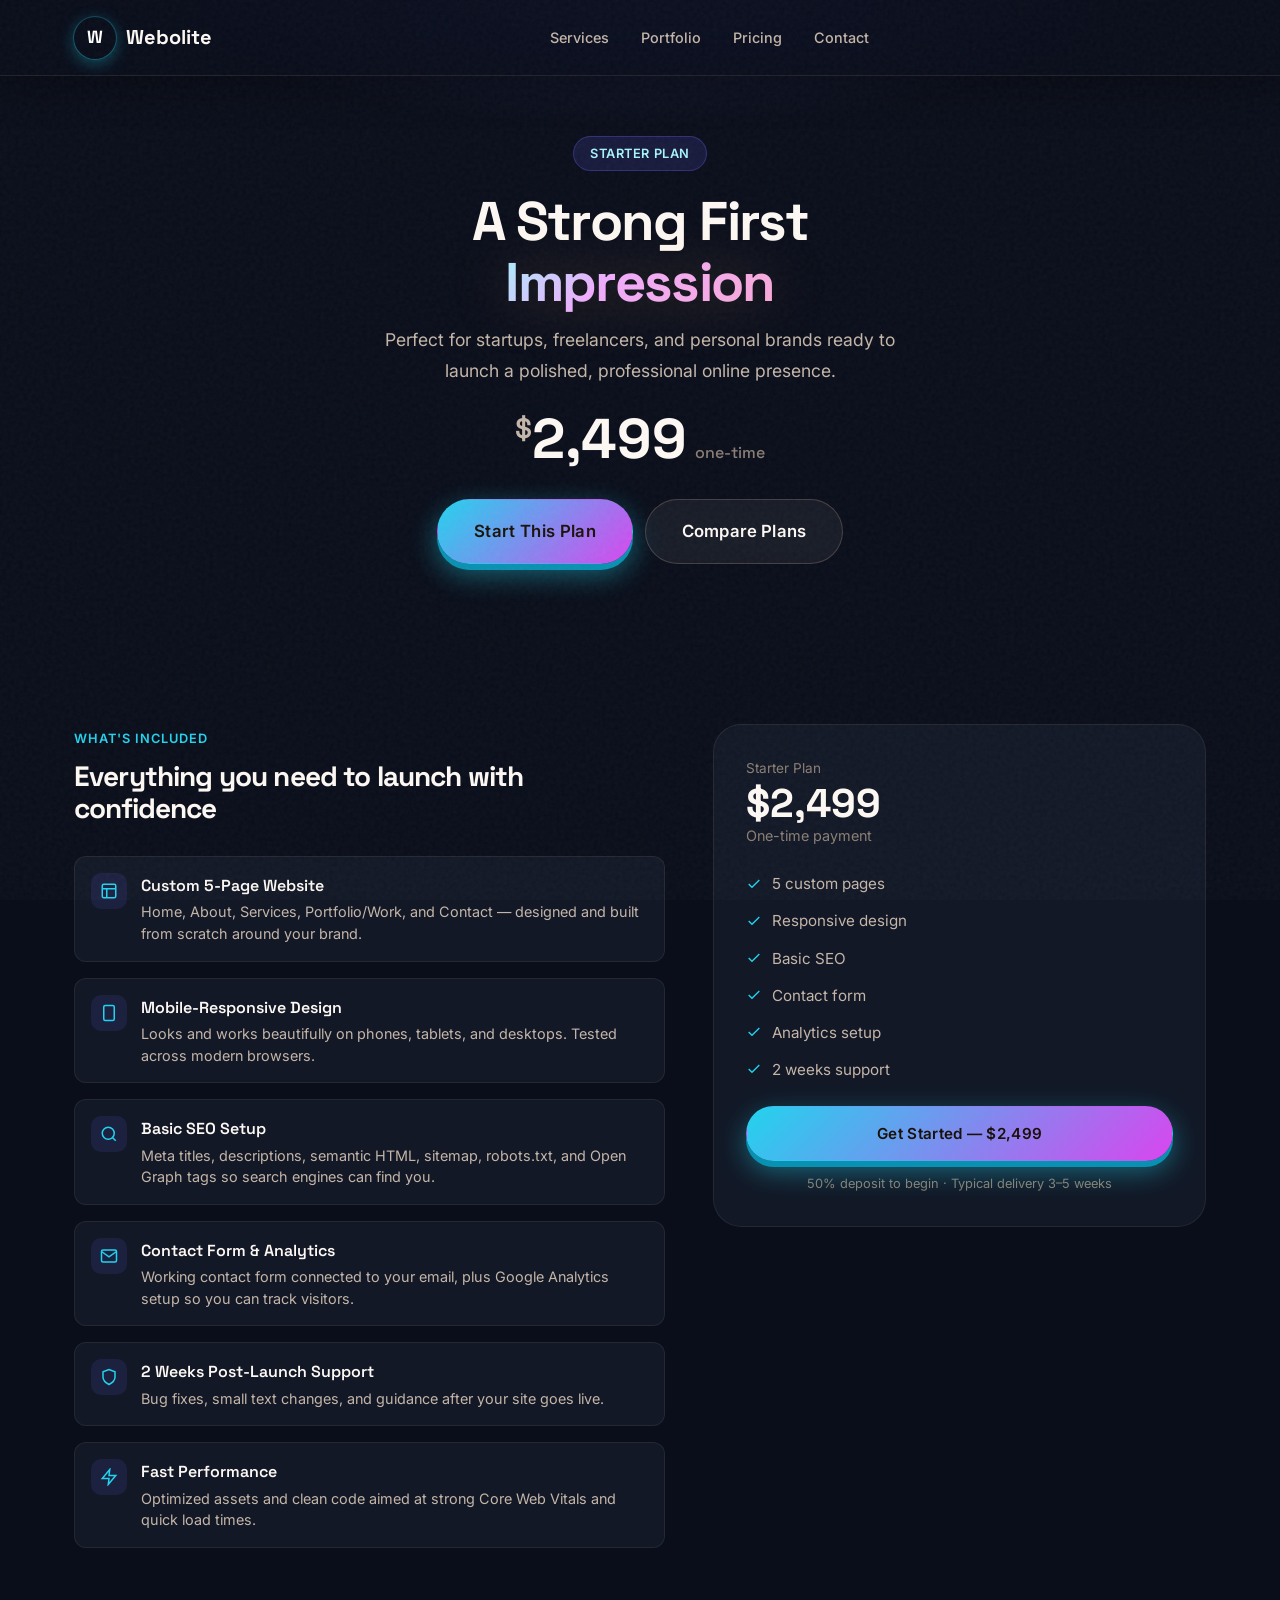
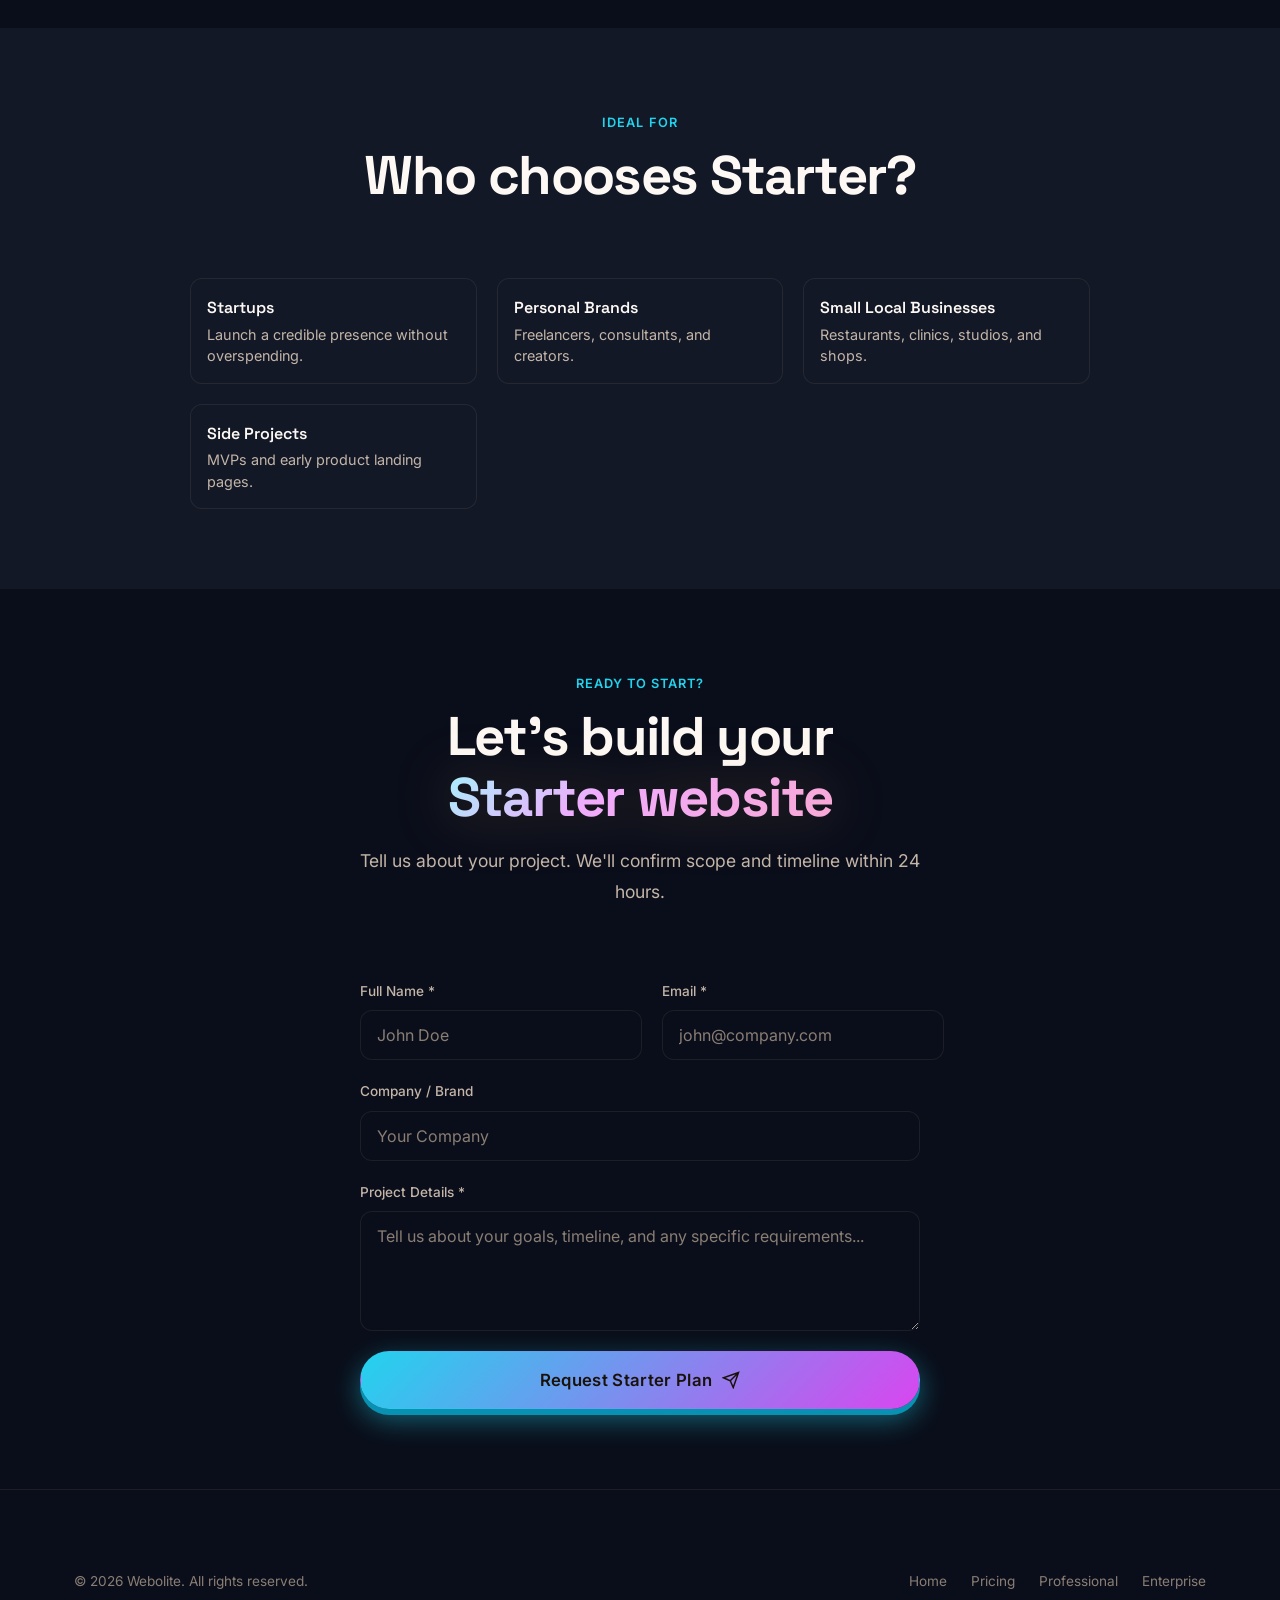
<file: starter.html>
<!DOCTYPE html>
<html lang="en">
<head>
  <meta charset="UTF-8">
  <meta name="viewport" content="width=device-width, initial-scale=1.0">
  <title>Starter Plan — $2,499 | Webolite</title>
  <meta name="description" content="Webolite Starter plan — custom 5-page website, mobile-responsive design, basic SEO, and 2 weeks support. Perfect for startups and personal brands.">
  <link rel="canonical" href="https://webolite.com/starter.html">
  <link rel="preconnect" href="https://fonts.googleapis.com">
  <link rel="preconnect" href="https://fonts.gstatic.com" crossorigin>
  <link href="https://fonts.googleapis.com/css2?family=Inter:wght@300;400;500;600;700&family=Poppins:wght@400;500;600;700;800&family=Space+Grotesk:wght@400;500;600;700&display=swap" rel="stylesheet">
  <link rel="stylesheet" href="style.css">
  <style>
    .plan-hero { padding: calc(var(--header-height) + 60px) 0 80px; position: relative; overflow: hidden; }
    .plan-hero::before { content:''; position:absolute; inset:0; background: radial-gradient(ellipse 70% 50% at 50% -10%, rgba(108,99,255,0.2) 0%, transparent 60%); pointer-events:none; }
    .plan-badge { display:inline-block; padding:6px 16px; background:rgba(108,99,255,0.15); border:1px solid rgba(108,99,255,0.3); border-radius:9999px; font-size:0.8rem; font-weight:600; color:var(--primary-light); margin-bottom:20px; letter-spacing:0.04em; text-transform:uppercase; }
    .plan-price-big { font-family:var(--font-heading); font-size:clamp(2.5rem,6vw,3.5rem); font-weight:800; line-height:1; margin:16px 0 8px; }
    .plan-price-big .currency { font-size:0.5em; vertical-align:super; color:var(--text-muted); }
    .plan-price-big .period { font-size:1rem; font-weight:500; color:var(--text-dim); margin-left:8px; }
    .plan-grid { display:grid; grid-template-columns:1.2fr 1fr; gap:48px; align-items:start; padding:80px 0; }
    .plan-features-list { display:flex; flex-direction:column; gap:16px; margin-top:32px; }
    .plan-feature { display:flex; gap:14px; align-items:flex-start; padding:16px; background:var(--bg-surface); border:1px solid var(--border); border-radius:var(--radius-sm); transition:border-color var(--transition); }
    .plan-feature:hover { border-color:var(--border-hover); }
    .plan-feature-icon { width:36px; height:36px; min-width:36px; background:rgba(108,99,255,0.12); border-radius:10px; display:flex; align-items:center; justify-content:center; color:var(--primary); }
    .plan-feature h4 { font-family:var(--font-heading); font-size:1rem; font-weight:600; margin-bottom:2px; }
    .plan-feature p { font-size:0.9rem; color:var(--text-muted); line-height:1.5; }
    .plan-sidebar { position:sticky; top:100px; }
    .plan-card-sticky { background:var(--bg-surface); border:1px solid var(--border); border-radius:var(--radius-lg); padding:32px; }
    .plan-card-sticky .amount { font-family:var(--font-heading); font-size:2.5rem; font-weight:800; }
    .plan-includes { list-style:none; margin:24px 0; display:flex; flex-direction:column; gap:12px; }
    .plan-includes li { display:flex; align-items:center; gap:10px; font-size:0.95rem; color:var(--text-muted); }
    .plan-includes svg { color:var(--primary); min-width:16px; }
    .plan-compare { padding:80px 0; background:var(--bg-surface); }
    .compare-table { width:100%; border-collapse:collapse; margin-top:40px; }
    .compare-table th, .compare-table td { padding:16px 20px; text-align:left; border-bottom:1px solid var(--border); }
    .compare-table th { font-family:var(--font-heading); font-weight:600; color:var(--text-muted); font-size:0.85rem; text-transform:uppercase; letter-spacing:0.04em; }
    .compare-table td { font-size:0.95rem; }
    .compare-table .check { color:var(--primary); }
    .compare-table .cross { color:var(--text-dim); }
    .plan-cta-section { padding:80px 0; }
    @media (max-width:768px) {
      .plan-grid { grid-template-columns:1fr; }
      .plan-sidebar { position:static; }
    }
  </style>
</head>
<body>
  <div class="scroll-progress" id="scrollProgress"></div>

  <header class="header scrolled" id="header">
    <nav class="nav container">
      <a href="index.html" class="logo" aria-label="Webolite Home">
        <span class="logo-icon">W</span>
        <span class="logo-text">Webolite</span>
      </a>
      <ul class="nav-menu" id="navMenu">
        <li><a href="index.html#services" class="nav-link">Services</a></li>
        <li><a href="index.html#portfolio" class="nav-link">Portfolio</a></li>
        <li><a href="index.html#pricing" class="nav-link">Pricing</a></li>
        <li><a href="index.html#contact" class="nav-link">Contact</a></li>
      </ul>
      <div class="nav-actions">
        <a href="index.html#contact" class="btn btn-primary btn-sm nav-cta">Get Started</a>
        <button class="hamburger" id="hamburger" aria-label="Toggle menu" aria-expanded="false">
          <span></span><span></span><span></span>
        </button>
      </div>
    </nav>
  </header>

  <main>
    <!-- Plan Hero -->
    <section class="plan-hero">
      <div class="container" style="position:relative;z-index:1;text-align:center;max-width:720px;margin:0 auto;">
        <div class="plan-badge">Starter Plan</div>
        <h1 class="section-title" style="margin-bottom:12px;">A Strong First<br><span class="gradient-text">Impression</span></h1>
        <p class="section-desc" style="margin:0 auto 24px;">Perfect for startups, freelancers, and personal brands ready to launch a polished, professional online presence.</p>
        <div class="plan-price-big">
          <span class="currency">$</span>2,499<span class="period">one-time</span>
        </div>
        <div style="display:flex;gap:12px;justify-content:center;flex-wrap:wrap;margin-top:32px;">
          <a href="#plan-contact" class="btn btn-primary btn-lg">Start This Plan</a>
          <a href="index.html#pricing" class="btn btn-outline btn-lg">Compare Plans</a>
        </div>
      </div>
    </section>

    <!-- Details Grid -->
    <section>
      <div class="container">
        <div class="plan-grid">
          <div>
            <span class="section-tag">What's Included</span>
            <h2 class="section-title" style="font-size:1.75rem;">Everything you need to launch with confidence</h2>
            <div class="plan-features-list">
              <div class="plan-feature">
                <div class="plan-feature-icon">
                  <svg width="18" height="18" viewBox="0 0 24 24" fill="none" stroke="currentColor" stroke-width="2"><rect x="3" y="3" width="18" height="18" rx="2"/><path d="M3 9h18M9 21V9"/></svg>
                </div>
                <div>
                  <h4>Custom 5-Page Website</h4>
                  <p>Home, About, Services, Portfolio/Work, and Contact — designed and built from scratch around your brand.</p>
                </div>
              </div>
              <div class="plan-feature">
                <div class="plan-feature-icon">
                  <svg width="18" height="18" viewBox="0 0 24 24" fill="none" stroke="currentColor" stroke-width="2"><rect x="5" y="2" width="14" height="20" rx="2"/><path d="M12 18h.01"/></svg>
                </div>
                <div>
                  <h4>Mobile-Responsive Design</h4>
                  <p>Looks and works beautifully on phones, tablets, and desktops. Tested across modern browsers.</p>
                </div>
              </div>
              <div class="plan-feature">
                <div class="plan-feature-icon">
                  <svg width="18" height="18" viewBox="0 0 24 24" fill="none" stroke="currentColor" stroke-width="2"><circle cx="11" cy="11" r="8"/><path d="M21 21l-4.35-4.35"/></svg>
                </div>
                <div>
                  <h4>Basic SEO Setup</h4>
                  <p>Meta titles, descriptions, semantic HTML, sitemap, robots.txt, and Open Graph tags so search engines can find you.</p>
                </div>
              </div>
              <div class="plan-feature">
                <div class="plan-feature-icon">
                  <svg width="18" height="18" viewBox="0 0 24 24" fill="none" stroke="currentColor" stroke-width="2"><path d="M4 4h16c1.1 0 2 .9 2 2v12c0 1.1-.9 2-2 2H4c-1.1 0-2-.9-2-2V6c0-1.1.9-2 2-2z"/><polyline points="22,6 12,13 2,6"/></svg>
                </div>
                <div>
                  <h4>Contact Form & Analytics</h4>
                  <p>Working contact form connected to your email, plus Google Analytics setup so you can track visitors.</p>
                </div>
              </div>
              <div class="plan-feature">
                <div class="plan-feature-icon">
                  <svg width="18" height="18" viewBox="0 0 24 24" fill="none" stroke="currentColor" stroke-width="2"><path d="M12 22s8-4 8-10V5l-8-3-8 3v7c0 6 8 10 8 10z"/></svg>
                </div>
                <div>
                  <h4>2 Weeks Post-Launch Support</h4>
                  <p>Bug fixes, small text changes, and guidance after your site goes live.</p>
                </div>
              </div>
              <div class="plan-feature">
                <div class="plan-feature-icon">
                  <svg width="18" height="18" viewBox="0 0 24 24" fill="none" stroke="currentColor" stroke-width="2"><path d="M13 2L3 14h9l-1 8 10-12h-9l1-8z"/></svg>
                </div>
                <div>
                  <h4>Fast Performance</h4>
                  <p>Optimized assets and clean code aimed at strong Core Web Vitals and quick load times.</p>
                </div>
              </div>
            </div>
          </div>

          <div class="plan-sidebar">
            <div class="plan-card-sticky">
              <div style="font-size:0.85rem;color:var(--text-dim);margin-bottom:4px;">Starter Plan</div>
              <div class="amount">$2,499</div>
              <div style="font-size:0.9rem;color:var(--text-dim);margin-bottom:20px;">One-time payment</div>
              <ul class="plan-includes">
                <li><svg width="16" height="16" viewBox="0 0 24 24" fill="none" stroke="currentColor" stroke-width="2"><polyline points="20 6 9 17 4 12"/></svg> 5 custom pages</li>
                <li><svg width="16" height="16" viewBox="0 0 24 24" fill="none" stroke="currentColor" stroke-width="2"><polyline points="20 6 9 17 4 12"/></svg> Responsive design</li>
                <li><svg width="16" height="16" viewBox="0 0 24 24" fill="none" stroke="currentColor" stroke-width="2"><polyline points="20 6 9 17 4 12"/></svg> Basic SEO</li>
                <li><svg width="16" height="16" viewBox="0 0 24 24" fill="none" stroke="currentColor" stroke-width="2"><polyline points="20 6 9 17 4 12"/></svg> Contact form</li>
                <li><svg width="16" height="16" viewBox="0 0 24 24" fill="none" stroke="currentColor" stroke-width="2"><polyline points="20 6 9 17 4 12"/></svg> Analytics setup</li>
                <li><svg width="16" height="16" viewBox="0 0 24 24" fill="none" stroke="currentColor" stroke-width="2"><polyline points="20 6 9 17 4 12"/></svg> 2 weeks support</li>
              </ul>
              <a href="#plan-contact" class="btn btn-primary btn-block">Get Started — $2,499</a>
              <p style="text-align:center;font-size:0.8rem;color:var(--text-dim);margin-top:12px;">50% deposit to begin · Typical delivery 3–5 weeks</p>
            </div>
          </div>
        </div>
      </div>
    </section>

    <!-- Ideal For -->
    <section class="plan-compare">
      <div class="container">
        <div class="section-header">
          <span class="section-tag">Ideal For</span>
          <h2 class="section-title">Who chooses Starter?</h2>
        </div>
        <div style="display:grid;grid-template-columns:repeat(auto-fit,minmax(240px,1fr));gap:20px;max-width:900px;margin:0 auto;">
          <div class="plan-feature"><div><h4>Startups</h4><p>Launch a credible presence without overspending.</p></div></div>
          <div class="plan-feature"><div><h4>Personal Brands</h4><p>Freelancers, consultants, and creators.</p></div></div>
          <div class="plan-feature"><div><h4>Small Local Businesses</h4><p>Restaurants, clinics, studios, and shops.</p></div></div>
          <div class="plan-feature"><div><h4>Side Projects</h4><p>MVPs and early product landing pages.</p></div></div>
        </div>
      </div>
    </section>

    <!-- Contact CTA -->
    <section class="plan-cta-section" id="plan-contact">
      <div class="container">
        <div class="section-header">
          <span class="section-tag">Ready to Start?</span>
          <h2 class="section-title">Let's build your<br><span class="gradient-text">Starter website</span></h2>
          <p class="section-desc">Tell us about your project. We'll confirm scope and timeline within 24 hours.</p>
        </div>
        <div style="max-width:560px;margin:0 auto;">
          <form class="contact-form" id="planContactForm" novalidate>
            <input type="hidden" name="plan" value="Starter">
            <div class="form-row">
              <div class="form-group">
                <label for="name">Full Name *</label>
                <input type="text" id="name" name="name" required placeholder="John Doe">
              </div>
              <div class="form-group">
                <label for="email">Email *</label>
                <input type="email" id="email" name="email" required placeholder="john@company.com">
              </div>
            </div>
            <div class="form-group">
              <label for="company">Company / Brand</label>
              <input type="text" id="company" name="company" placeholder="Your Company">
            </div>
            <div class="form-group">
              <label for="message">Project Details *</label>
              <textarea id="message" name="message" rows="4" required placeholder="Tell us about your goals, timeline, and any specific requirements..."></textarea>
            </div>
            <button type="submit" class="btn btn-primary btn-lg btn-block">
              Request Starter Plan
              <svg width="18" height="18" viewBox="0 0 24 24" fill="none" stroke="currentColor" stroke-width="2"><path d="M22 2L11 13M22 2l-7 20-4-9-9-4 20-7z"/></svg>
            </button>
          </form>
        </div>
      </div>
    </section>
  </main>

  <footer class="footer">
    <div class="container">
      <div class="footer-bottom" style="border-top:none;padding-top:0;">
        <p>&copy; 2026 Webolite. All rights reserved.</p>
        <div class="footer-legal">
          <a href="index.html">Home</a>
          <a href="index.html#pricing">Pricing</a>
          <a href="professional.html">Professional</a>
          <a href="enterprise.html">Enterprise</a>
        </div>
      </div>
    </div>
  </footer>

  <script src="script.js"></script>
  <script>
    // Plan-specific form handler
    (function () {
      const form = document.getElementById('planContactForm');
      if (!form) return;
      form.addEventListener('submit', async function (e) {
        e.preventDefault();
        const name = form.querySelector('#name');
        const email = form.querySelector('#email');
        const message = form.querySelector('#message');
        const company = form.querySelector('#company');
        const btn = form.querySelector('button[type="submit"]');
        const original = btn.innerHTML;

        if (!name.value.trim() || !email.value.trim() || !message.value.trim()) {
          alert('Please fill in all required fields.');
          return;
        }

        btn.innerHTML = 'Sending...';
        btn.disabled = true;

        try {
          const res = await fetch('/api/contact', {
            method: 'POST',
            headers: { 'Content-Type': 'application/json' },
            body: JSON.stringify({
              name: name.value.trim(),
              email: email.value.trim(),
              company: company.value.trim(),
              budget: 'Starter — $2,499',
              message: '[Starter Plan Inquiry]\n\n' + message.value.trim(),
            }),
          });
          const data = await res.json();
          if (res.ok && data.success) {
            btn.innerHTML = 'Request Sent ✓';
            btn.style.background = '#10B981';
            form.reset();
          } else {
            throw new Error(data.error || 'Failed');
          }
        } catch (err) {
          btn.innerHTML = 'Try Again';
          btn.style.background = '#FF4D6D';
        }
        setTimeout(function () {
          btn.innerHTML = original;
          btn.disabled = false;
          btn.style.background = '';
        }, 3500);
      });
    })();
  </script>
</body>
</html>
</file>
<file: style.css>
/* ============================================
   Webolite — Premium Agency Website
   Handcrafted CSS · No frameworks
   ============================================ */

/* ----- CSS Variables — Sunset Dusk Theme ----- */
:root {
  --primary: #F59E6C;
  --primary-light: #FBBF8A;
  --primary-dark: #E07A3D;
  --secondary: #7C9CFF;
  --accent: #FF6B8A;
  --bg-dark: #0A0E1A;
  --bg-surface: #121826;
  --bg-elevated: #1A2235;
  --text: #FDF8F3;
  --text-muted: #C4B5A8;
  --text-dim: #8A7E74;
  --border: rgba(255, 220, 190, 0.08);
  --border-hover: rgba(255, 200, 160, 0.18);
  --glass: rgba(18, 24, 38, 0.55);
  --glass-border: rgba(255, 210, 180, 0.12);
  --shadow: 0 4px 24px rgba(0, 0, 0, 0.5);
  --shadow-lg: 0 24px 80px rgba(0, 0, 0, 0.6);
  --shadow-glow: 0 0 60px rgba(245, 158, 108, 0.25);
  --radius: 20px;
  --radius-sm: 12px;
  --radius-lg: 28px;
  --radius-full: 9999px;
  --font-heading: 'Space Grotesk', 'Poppins', sans-serif;
  --font-body: 'Inter', system-ui, sans-serif;
  --font-display: 'Poppins', sans-serif;
  --transition: 0.35s cubic-bezier(0.22, 1, 0.36, 1);
  --transition-slow: 0.6s cubic-bezier(0.22, 1, 0.36, 1);
  --header-height: 76px;
  --container: 1180px;
}

/* Light theme overrides */
[data-theme="light"] {
  --bg-dark: #F8F9FC;
  --bg-surface: #FFFFFF;
  --bg-elevated: #F0F2F8;
  --text: #0A0F1C;
  --text-muted: #4A5568;
  --text-dim: #718096;
  --border: rgba(0, 0, 0, 0.08);
  --border-hover: rgba(0, 0, 0, 0.15);
  --glass: rgba(255, 255, 255, 0.7);
  --glass-border: rgba(0, 0, 0, 0.08);
  --shadow: 0 8px 32px rgba(0, 0, 0, 0.08);
  --shadow-lg: 0 20px 60px rgba(0, 0, 0, 0.12);
}

/* ----- Reset & Base ----- */
*, *::before, *::after {
  box-sizing: border-box;
  margin: 0;
  padding: 0;
}

html {
  scroll-behavior: smooth;
  font-size: 16px;
  -webkit-text-size-adjust: 100%;
}

body {
  font-family: var(--font-body);
  background: var(--bg-dark);
  color: var(--text);
  line-height: 1.65;
  overflow-x: hidden;
  -webkit-font-smoothing: antialiased;
  -moz-osx-font-smoothing: grayscale;
}

/* Subtle noise texture overlay */
body::before {
  content: '';
  position: fixed;
  inset: 0;
  background-image: url("data:image/svg+xml,%3Csvg viewBox='0 0 256 256' xmlns='http://www.w3.org/2000/svg'%3E%3Cfilter id='n'%3E%3CfeTurbulence type='fractalNoise' baseFrequency='0.85' numOctaves='4' stitchTiles='stitch'/%3E%3C/filter%3E%3Crect width='100%25' height='100%25' filter='url(%23n)'/%3E%3C/svg%3E");
  opacity: 0.035;
  pointer-events: none;
  z-index: 9998;
}

img, svg {
  display: block;
  max-width: 100%;
}

a {
  color: inherit;
  text-decoration: none;
  transition: color var(--transition);
}

button, input, select, textarea {
  font-family: inherit;
  font-size: inherit;
  border: none;
  outline: none;
  background: none;
  color: inherit;
}

ul, ol {
  list-style: none;
}

button {
  cursor: pointer;
}

.sr-only {
  position: absolute;
  width: 1px;
  height: 1px;
  padding: 0;
  margin: -1px;
  overflow: hidden;
  clip: rect(0, 0, 0, 0);
  white-space: nowrap;
  border: 0;
}

/* ----- Utility ----- */
.container {
  width: 100%;
  max-width: var(--container);
  margin: 0 auto;
  padding: 0 24px;
}

.gradient-text {
  background: linear-gradient(135deg, #FBBF8A 0%, #F59E6C 40%, #FF8A9B 100%);
  background-size: 200% auto;
  -webkit-background-clip: text;
  -webkit-text-fill-color: transparent;
  background-clip: text;
  animation: gradientShift 6s ease infinite;
}

@keyframes gradientShift {
  0%, 100% { background-position: 0% center; }
  50% { background-position: 100% center; }
}

.section-tag {
  display: inline-block;
  font-size: 0.8rem;
  font-weight: 600;
  letter-spacing: 0.08em;
  text-transform: uppercase;
  color: var(--primary);
  margin-bottom: 12px;
}

.section-title {
  font-family: var(--font-heading);
  font-size: clamp(2.1rem, 5vw, 3.4rem);
  font-weight: 700;
  line-height: 1.12;
  letter-spacing: -0.03em;
  margin-bottom: 18px;
}

.section-desc {
  font-size: 1.1rem;
  color: var(--text-muted);
  max-width: 560px;
  line-height: 1.75;
}

.section-header {
  text-align: center;
  margin-bottom: 72px;
}

.section-header .section-desc {
  margin: 0 auto;
}

/* Glass utility */
.glass {
  background: var(--glass);
  backdrop-filter: blur(20px);
  -webkit-backdrop-filter: blur(20px);
  border: 1px solid var(--glass-border);
}

/* ----- Buttons ----- */
.btn {
  display: inline-flex;
  align-items: center;
  justify-content: center;
  gap: 10px;
  font-weight: 600;
  font-size: 0.95rem;
  letter-spacing: 0.01em;
  padding: 14px 28px;
  border-radius: var(--radius-full);
  transition: all var(--transition);
  position: relative;
  overflow: hidden;
  white-space: nowrap;
  border: 1px solid transparent;
  cursor: pointer;
}

.btn::before {
  content: '';
  position: absolute;
  top: 0;
  left: -100%;
  width: 60%;
  height: 100%;
  background: linear-gradient(90deg, transparent, rgba(255,255,255,0.18), transparent);
  transition: left 0.55s ease;
}

.btn:hover::before {
  left: 120%;
}

.btn::after {
  content: '';
  position: absolute;
  inset: 0;
  background: radial-gradient(circle at var(--x, 50%) var(--y, 50%), rgba(255,255,255,0.22) 0%, transparent 55%);
  opacity: 0;
  transition: opacity 0.3s;
}

.btn:hover::after {
  opacity: 1;
}

.btn-primary {
  background: linear-gradient(135deg, #FBBF8A 0%, #F59E6C 45%, #E07A3D 100%);
  color: #1a120a;
  box-shadow: 0 4px 24px rgba(245, 158, 108, 0.4), inset 0 1px 0 rgba(255,255,255,0.25);
}

.btn-primary:hover {
  transform: translateY(-3px) scale(1.02);
  box-shadow: 0 12px 40px rgba(245, 158, 108, 0.55), inset 0 1px 0 rgba(255,255,255,0.3);
}

.btn-outline {
  background: rgba(255,255,255,0.06);
  border-color: rgba(255, 210, 180, 0.2);
  color: var(--text);
  backdrop-filter: blur(8px);
}

.btn-outline:hover {
  border-color: rgba(245, 158, 108, 0.55);
  background: rgba(245, 158, 108, 0.1);
  transform: translateY(-3px);
  box-shadow: 0 8px 28px rgba(0,0,0,0.3);
}

.btn-sm {
  padding: 10px 18px;
  font-size: 0.85rem;
}

.btn-lg {
  padding: 18px 36px;
  font-size: 1.05rem;
}

.btn-block {
  width: 100%;
}

.btn-whatsapp {
  background: #25D366;
  color: #fff;
  width: 100%;
  margin-top: 8px;
  border-radius: var(--radius-sm);
  padding: 14px 20px;
}

.btn-whatsapp:hover {
  background: #1da851;
  transform: translateY(-2px);
}

/* ----- Scroll Progress ----- */
.scroll-progress {
  position: fixed;
  top: 0;
  left: 0;
  height: 3px;
  background: linear-gradient(90deg, var(--primary), var(--secondary));
  width: 0%;
  z-index: 9999;
  transition: width 0.1s linear;
}

/* ----- Loader ----- */
.loader {
  position: fixed;
  inset: 0;
  background: var(--bg-dark);
  z-index: 10000;
  display: flex;
  align-items: center;
  justify-content: center;
  transition: opacity 0.5s, visibility 0.5s;
}

.loader.hidden {
  opacity: 0;
  visibility: hidden;
}

.loader-content {
  text-align: center;
}

.loader-logo {
  font-family: var(--font-heading);
  font-size: 3rem;
  font-weight: 800;
  background: linear-gradient(135deg, var(--primary), var(--secondary));
  -webkit-background-clip: text;
  -webkit-text-fill-color: transparent;
  margin-bottom: 24px;
  animation: pulse 1.5s ease infinite;
}

.loader-bar {
  width: 120px;
  height: 3px;
  background: var(--bg-elevated);
  border-radius: var(--radius-full);
  overflow: hidden;
}

.loader-fill {
  height: 100%;
  width: 0%;
  background: linear-gradient(90deg, var(--primary), var(--secondary));
  animation: loadBar 1.2s ease forwards;
}

@keyframes loadBar {
  to { width: 100%; }
}

@keyframes pulse {
  0%, 100% { opacity: 1; }
  50% { opacity: 0.6; }
}

/* ----- Header / Nav ----- */
.header {
  position: fixed;
  top: 0;
  left: 0;
  right: 0;
  height: var(--header-height);
  z-index: 1000;
  transition: background var(--transition), box-shadow var(--transition), backdrop-filter var(--transition);
}

.header.scrolled {
  background: rgba(3, 7, 18, 0.8);
  backdrop-filter: blur(24px) saturate(1.4);
  -webkit-backdrop-filter: blur(24px) saturate(1.4);
  box-shadow: 0 1px 0 rgba(255,255,255,0.05), 0 8px 32px rgba(0,0,0,0.25);
}

[data-theme="light"] .header.scrolled {
  background: rgba(248, 249, 252, 0.9);
}

.nav {
  display: flex;
  align-items: center;
  justify-content: space-between;
  height: 100%;
}

.logo {
  display: flex;
  align-items: center;
  gap: 10px;
  font-family: var(--font-heading);
  font-weight: 700;
  font-size: 1.25rem;
  z-index: 10;
}

.logo-icon {
  width: 36px;
  height: 36px;
  background: linear-gradient(135deg, var(--primary), var(--secondary));
  border-radius: 10px;
  display: flex;
  align-items: center;
  justify-content: center;
  font-size: 1.1rem;
  font-weight: 800;
  color: #fff;
}

.nav-menu {
  display: flex;
  align-items: center;
  gap: 32px;
}

.nav-link {
  font-size: 0.9rem;
  font-weight: 500;
  color: var(--text-muted);
  position: relative;
  padding: 4px 0;
}

.nav-link::after {
  content: '';
  position: absolute;
  bottom: 0;
  left: 0;
  width: 0;
  height: 2px;
  background: var(--primary);
  transition: width var(--transition);
}

.nav-link:hover,
.nav-link.active {
  color: var(--text);
}

.nav-link:hover::after,
.nav-link.active::after {
  width: 100%;
}

.nav-actions {
  display: flex;
  align-items: center;
  gap: 12px;
}

.theme-toggle {
  width: 40px;
  height: 40px;
  border-radius: 50%;
  display: flex;
  align-items: center;
  justify-content: center;
  color: var(--text-muted);
  transition: all var(--transition);
  border: 1px solid var(--border);
}

.theme-toggle:hover {
  color: var(--text);
  border-color: var(--border-hover);
  background: var(--bg-elevated);
}

.theme-toggle .icon-moon { display: none; }
[data-theme="light"] .theme-toggle .icon-sun { display: none; }
[data-theme="light"] .theme-toggle .icon-moon { display: block; }

.nav-cta {
  display: none;
}

.hamburger {
  display: none;
  flex-direction: column;
  gap: 5px;
  width: 40px;
  height: 40px;
  align-items: center;
  justify-content: center;
  z-index: 10;
}

.hamburger span {
  display: block;
  width: 22px;
  height: 2px;
  background: var(--text);
  border-radius: 2px;
  transition: all 0.3s;
}

.hamburger.active span:nth-child(1) {
  transform: rotate(45deg) translate(5px, 5px);
}
.hamburger.active span:nth-child(2) {
  opacity: 0;
}
.hamburger.active span:nth-child(3) {
  transform: rotate(-45deg) translate(5px, -5px);
}

/* ----- Hero ----- */
.hero {
  position: relative;
  min-height: 100vh;
  display: flex;
  align-items: center;
  padding: calc(var(--header-height) + 48px) 0 100px;
  overflow: hidden;
  perspective: 1200px;
}


/* Three.js canvas background */
.hero-canvas {
  position: absolute;
  inset: 0;
  width: 100%;
  height: 100%;
  z-index: 0;
  display: block;
  pointer-events: none;
}

.hero-video {
  z-index: 0;
}

/* Slightly darker overlay so 3D + text both read well */
.hero-video-overlay {
  background:
    linear-gradient(180deg, rgba(10, 14, 26, 0.5) 0%, rgba(10, 14, 26, 0.25) 40%, rgba(10, 14, 26, 0.82) 100%),
    linear-gradient(90deg, rgba(10, 14, 26, 0.4) 0%, transparent 45%, rgba(10, 14, 26, 0.3) 100%) !important;
}

.hero-bg {
  position: absolute;
  inset: 0;
  pointer-events: none;
  overflow: hidden;
}

.hero-video {
  position: absolute;
  inset: 0;
  width: 100%;
  height: 100%;
  object-fit: cover;
  object-position: center center;
  z-index: 0;
}

.hero-video-overlay {
  position: absolute;
  inset: 0;
  z-index: 1;
  background:
    linear-gradient(180deg, rgba(10, 14, 26, 0.55) 0%, rgba(10, 14, 26, 0.35) 40%, rgba(10, 14, 26, 0.75) 100%),
    linear-gradient(90deg, rgba(10, 14, 26, 0.45) 0%, transparent 40%, rgba(10, 14, 26, 0.35) 100%);
}

.hero-gradient {
  position: absolute;
  inset: 0;
  z-index: 2;
  background:
    radial-gradient(ellipse 80% 60% at 50% -20%, rgba(245, 158, 108, 0.22) 0%, transparent 55%),
    radial-gradient(ellipse 45% 40% at 85% 60%, rgba(124, 156, 255, 0.1) 0%, transparent 50%),
    radial-gradient(ellipse 40% 30% at 15% 80%, rgba(255, 107, 138, 0.08) 0%, transparent 50%);
}

.hero-grid {
  position: absolute;
  inset: 0;
  z-index: 2;
  background-image:
    linear-gradient(rgba(255, 220, 190, 0.03) 1px, transparent 1px),
    linear-gradient(90deg, rgba(255, 220, 190, 0.03) 1px, transparent 1px);
  background-size: 72px 72px;
  mask-image: radial-gradient(ellipse 65% 55% at 50% 35%, black 15%, transparent 70%);
  transform: perspective(600px) rotateX(12deg);
  transform-origin: center top;
  opacity: 0.5;
}

.floating-orb {
  position: absolute;
  border-radius: 50%;
  filter: blur(90px);
  animation: floatOrb 22s ease-in-out infinite;
  will-change: transform;
  z-index: 2;
}

.orb-1 {
  width: 480px;
  height: 480px;
  background: rgba(245, 158, 108, 0.18);
  top: 5%;
  left: -12%;
}

.orb-2 {
  width: 360px;
  height: 360px;
  background: rgba(124, 156, 255, 0.12);
  bottom: 5%;
  right: -8%;
  animation-delay: -8s;
}

.orb-3 {
  width: 240px;
  height: 240px;
  background: rgba(244, 63, 94, 0.1);
  top: 45%;
  left: 55%;
  animation-delay: -15s;
}

@keyframes floatOrb {
  0%, 100% { transform: translate(0, 0) scale(1); }
  33% { transform: translate(40px, -35px) scale(1.05); }
  66% { transform: translate(-30px, 25px) scale(0.95); }
}

.hero-content {
  position: relative;
  z-index: 5;
  text-align: center;
  max-width: 900px;
  margin: 0 auto;
}

.hero-badge {
  display: inline-flex;
  align-items: center;
  gap: 8px;
  padding: 8px 18px;
  background: rgba(245, 158, 108, 0.15);
  border: 1px solid rgba(245, 158, 108, 0.3);
  border-radius: var(--radius-full);
  font-size: 0.85rem;
  font-weight: 500;
  color: var(--primary-light);
  margin-bottom: 28px;
  backdrop-filter: blur(12px);
}

.badge-dot {
  width: 8px;
  height: 8px;
  background: var(--secondary);
  border-radius: 50%;
  animation: blink 2s ease infinite;
}

@keyframes blink {
  0%, 100% { opacity: 1; }
  50% { opacity: 0.3; }
}

.hero-title {
  font-family: var(--font-heading);
  font-size: clamp(3rem, 8.5vw, 5.5rem);
  font-weight: 800;
  line-height: 1.02;
  letter-spacing: -0.035em;
  margin-bottom: 28px;
  text-shadow: 0 0 80px rgba(124,111,255,0.15);
}

.hero-subtitle {
  font-size: clamp(1.08rem, 2.5vw, 1.3rem);
  color: var(--text-muted);
  max-width: 580px;
  margin: 0 auto 40px;
  line-height: 1.75;
}

.hero-ctas {
  display: flex;
  align-items: center;
  justify-content: center;
  gap: 16px;
  flex-wrap: wrap;
  margin-bottom: 56px;
}

.hero-stats {
  display: flex;
  align-items: center;
  justify-content: center;
  gap: 32px;
  flex-wrap: wrap;
}

.stat-item {
  text-align: center;
}

.stat-number {
  font-family: var(--font-heading);
  font-size: 2rem;
  font-weight: 700;
  color: var(--text);
}

.stat-suffix {
  font-family: var(--font-heading);
  font-size: 1.5rem;
  font-weight: 700;
  color: var(--primary);
}

.stat-label {
  display: block;
  font-size: 0.85rem;
  color: var(--text-dim);
  margin-top: 4px;
}

.stat-divider {
  width: 1px;
  height: 40px;
  background: var(--border);
}

/* Floating glass cards */
.hero-cards {
  position: absolute;
  inset: 0;
  pointer-events: none;
  z-index: 4;
}

.glass-card {
  position: absolute;
  display: flex;
  align-items: center;
  gap: 12px;
  padding: 16px 22px;
  background: linear-gradient(135deg, rgba(255,230,210,0.1) 0%, rgba(20,24,40,0.45) 100%);
  backdrop-filter: blur(24px) saturate(1.3);
  -webkit-backdrop-filter: blur(24px) saturate(1.3);
  border: 1px solid rgba(255, 210, 180, 0.15);
  border-radius: 16px;
  font-size: 0.9rem;
  font-weight: 550;
  box-shadow:
    0 8px 32px rgba(0,0,0,0.4),
    inset 0 1px 0 rgba(255,220,190,0.12),
    0 0 0 1px rgba(245,158,108,0.06);
  animation: floatCard 7s ease-in-out infinite;
  transform-style: preserve-3d;
}

.glass-card .card-icon {
  font-size: 1.25rem;
  filter: drop-shadow(0 2px 6px rgba(245,158,108,0.4));
}

.card-1 {
  top: 22%;
  left: 6%;
  animation-delay: 0s;
}

.card-2 {
  top: 52%;
  right: 5%;
  animation-delay: -2.5s;
}

.card-3 {
  bottom: 16%;
  left: 12%;
  animation-delay: -5s;
}

@keyframes floatCard {
  0%, 100% { transform: translateY(0) rotateX(0deg) rotateY(0deg); }
  50% { transform: translateY(-16px) rotateX(2deg) rotateY(-2deg); }
}

.scroll-indicator {
  position: absolute;
  bottom: 32px;
  left: 50%;
  transform: translateX(-50%);
  display: flex;
  flex-direction: column;
  align-items: center;
  gap: 8px;
  font-size: 0.75rem;
  color: var(--text-dim);
  letter-spacing: 0.1em;
  text-transform: uppercase;
  z-index: 2;
}

.scroll-line {
  width: 1px;
  height: 40px;
  background: linear-gradient(to bottom, var(--primary), transparent);
  animation: scrollLine 2s ease infinite;
}

@keyframes scrollLine {
  0% { transform: scaleY(0); transform-origin: top; }
  50% { transform: scaleY(1); transform-origin: top; }
  51% { transform-origin: bottom; }
  100% { transform: scaleY(0); transform-origin: bottom; }
}

/* ----- Trusted By ----- */
.trusted {
  padding: 48px 0;
  border-top: 1px solid var(--border);
  border-bottom: 1px solid var(--border);
}

.trusted-label {
  text-align: center;
  font-size: 0.85rem;
  color: var(--text-dim);
  margin-bottom: 28px;
  letter-spacing: 0.04em;
}

.trusted-logos {
  display: flex;
  align-items: center;
  justify-content: center;
  gap: 48px;
  flex-wrap: wrap;
}

.logo-item {
  font-family: var(--font-heading);
  font-size: 1.25rem;
  font-weight: 600;
  color: var(--text-dim);
  opacity: 0.5;
  transition: opacity var(--transition), color var(--transition);
  letter-spacing: -0.02em;
}

.logo-item:hover {
  opacity: 1;
  color: var(--text-muted);
}

/* ----- Services ----- */
.services {
  padding: 120px 0;
}

.services-grid {
  display: grid;
  grid-template-columns: repeat(auto-fill, minmax(280px, 1fr));
  gap: 24px;
}

.service-card {
  background: linear-gradient(165deg, rgba(17, 24, 39, 0.9) 0%, rgba(11, 18, 32, 0.95) 100%);
  border: 1px solid var(--border);
  border-radius: var(--radius);
  padding: 36px 30px;
  transition: all var(--transition);
  position: relative;
  overflow: hidden;
  transform-style: preserve-3d;
}

.service-card::before {
  content: '';
  position: absolute;
  top: 0;
  left: 0;
  right: 0;
  height: 1px;
  background: linear-gradient(90deg, transparent, rgba(124,111,255,0.6), rgba(34,211,238,0.4), transparent);
  opacity: 0;
  transition: opacity var(--transition);
}

.service-card::after {
  content: '';
  position: absolute;
  inset: 0;
  background: radial-gradient(ellipse 80% 50% at 50% -20%, rgba(124,111,255,0.12) 0%, transparent 60%);
  opacity: 0;
  transition: opacity var(--transition);
  pointer-events: none;
}

.service-card:hover {
  border-color: rgba(245, 158, 108, 0.25);
  transform: translateY(-10px) scale(1.015);
  box-shadow:
    0 20px 50px rgba(0,0,0,0.4),
    0 0 40px rgba(124,111,255,0.08),
    inset 0 1px 0 rgba(255,255,255,0.06);
}

.service-card:hover::before,
.service-card:hover::after {
  opacity: 1;
}

.service-icon {
  width: 56px;
  height: 56px;
  background: linear-gradient(135deg, rgba(124,111,255,0.18) 0%, rgba(34,211,238,0.08) 100%);
  border: 1px solid rgba(124,111,255,0.15);
  border-radius: 16px;
  display: flex;
  align-items: center;
  justify-content: center;
  color: var(--primary-light);
  margin-bottom: 22px;
  transition: all var(--transition);
  box-shadow: 0 4px 16px rgba(124,111,255,0.1);
}

.service-card:hover .service-icon {
  background: linear-gradient(135deg, #F59E6C 0%, #E07A3D 100%);
  color: #fff;
  border-color: transparent;
  transform: scale(1.08) rotate(-3deg);
  box-shadow: 0 8px 24px rgba(124,111,255,0.35);
}

.service-card h3 {
  font-family: var(--font-heading);
  font-size: 1.15rem;
  font-weight: 600;
  margin-bottom: 10px;
}

.service-card p {
  font-size: 0.95rem;
  color: var(--text-muted);
  line-height: 1.65;
  margin-bottom: 20px;
}

.service-link {
  font-size: 0.9rem;
  font-weight: 600;
  color: var(--primary);
  transition: gap var(--transition);
}

.service-link:hover {
  color: var(--primary-light);
}

/* ----- Why Choose ----- */
.why {
  padding: 120px 0;
  background: var(--bg-surface);
}

.why-grid {
  display: grid;
  grid-template-columns: 1fr 1fr;
  gap: 64px;
  align-items: center;
}

.why-features {
  display: flex;
  flex-direction: column;
  gap: 24px;
  margin-top: 36px;
}

.why-feature {
  display: flex;
  gap: 16px;
}

.feature-check {
  width: 28px;
  height: 28px;
  min-width: 28px;
  background: rgba(108, 99, 255, 0.15);
  border-radius: 50%;
  display: flex;
  align-items: center;
  justify-content: center;
  color: var(--primary);
  margin-top: 2px;
}

.why-feature h4 {
  font-family: var(--font-heading);
  font-size: 1.05rem;
  font-weight: 600;
  margin-bottom: 4px;
}

.why-feature p {
  font-size: 0.9rem;
  color: var(--text-muted);
  line-height: 1.6;
}

.why-visual {
  display: flex;
  justify-content: center;
}

.why-card {
  width: 100%;
  max-width: 380px;
  border-radius: var(--radius-lg);
  padding: 28px;
  box-shadow: var(--shadow-lg);
}

.why-card-header {
  display: flex;
  align-items: center;
  gap: 12px;
  margin-bottom: 28px;
  font-size: 0.85rem;
  color: var(--text-muted);
}

.why-dots {
  display: flex;
  gap: 6px;
}

.why-dots span {
  width: 10px;
  height: 10px;
  border-radius: 50%;
  background: var(--bg-elevated);
}

.why-dots span:nth-child(1) { background: #FF5F57; }
.why-dots span:nth-child(2) { background: #FFBD2E; }
.why-dots span:nth-child(3) { background: #28C840; }

.why-metrics {
  display: grid;
  grid-template-columns: 1fr 1fr;
  gap: 20px;
}

.metric {
  background: var(--bg-elevated);
  border-radius: var(--radius-sm);
  padding: 20px 16px;
  text-align: center;
}

.metric-value {
  display: block;
  font-family: var(--font-heading);
  font-size: 1.75rem;
  font-weight: 700;
  background: linear-gradient(135deg, var(--primary), var(--secondary));
  -webkit-background-clip: text;
  -webkit-text-fill-color: transparent;
  background-clip: text;
}

.metric-label {
  font-size: 0.8rem;
  color: var(--text-dim);
  margin-top: 4px;
}

/* ----- Process ----- */
.process {
  padding: 120px 0;
}

.process-timeline {
  display: flex;
  flex-direction: column;
  gap: 0;
  max-width: 700px;
  margin: 0 auto;
  position: relative;
}

.process-step {
  display: flex;
  gap: 28px;
  align-items: flex-start;
  padding: 8px 0;
}

.step-number {
  font-family: var(--font-heading);
  font-size: 1.5rem;
  font-weight: 700;
  color: var(--primary);
  min-width: 48px;
  line-height: 1;
  opacity: 0.8;
}

.step-content h3 {
  font-family: var(--font-heading);
  font-size: 1.2rem;
  font-weight: 600;
  margin-bottom: 6px;
}

.step-content p {
  font-size: 0.95rem;
  color: var(--text-muted);
  line-height: 1.65;
}

.process-connector {
  width: 2px;
  height: 32px;
  background: linear-gradient(to bottom, var(--primary), transparent);
  margin-left: 22px;
  opacity: 0.4;
}

/* ----- Portfolio ----- */
.portfolio {
  padding: 120px 0;
  background: var(--bg-surface);
}

.portfolio-filters {
  display: flex;
  justify-content: center;
  gap: 8px;
  flex-wrap: wrap;
  margin-bottom: 48px;
}

.filter-btn {
  padding: 10px 20px;
  border-radius: var(--radius-full);
  font-size: 0.9rem;
  font-weight: 500;
  color: var(--text-muted);
  border: 1px solid var(--border);
  transition: all var(--transition);
}

.filter-btn:hover,
.filter-btn.active {
  background: var(--primary);
  color: #fff;
  border-color: var(--primary);
}

.portfolio-grid {
  display: grid;
  grid-template-columns: repeat(auto-fill, minmax(340px, 1fr));
  gap: 28px;
}

.portfolio-card {
  border-radius: var(--radius);
  overflow: hidden;
  background: var(--bg-dark);
  border: 1px solid var(--border);
  transition: all var(--transition);
}

.portfolio-card:hover {
  transform: translateY(-6px);
  box-shadow: var(--shadow);
  border-color: var(--border-hover);
}

.portfolio-card.hidden {
  display: none;
}

.portfolio-image {
  position: relative;
  aspect-ratio: 16 / 10;
  overflow: hidden;
  background: var(--bg-elevated);
}

.portfolio-image img {
  width: 100%;
  height: 100%;
  object-fit: cover;
  transition: transform 0.6s cubic-bezier(0.22, 1, 0.36, 1);
}

.portfolio-card:hover .portfolio-image img {
  transform: scale(1.06);
}

.portfolio-placeholder {
  width: 100%;
  height: 100%;
  display: flex;
  align-items: center;
  justify-content: center;
  font-family: var(--font-heading);
  font-size: 1.5rem;
  font-weight: 700;
  color: rgba(255,255,255,0.9);
  letter-spacing: -0.02em;
}

.gradient-1 { background: linear-gradient(135deg, #F59E6C 0%, #3B82F6 100%); }
.gradient-2 { background: linear-gradient(135deg, #FF4D6D 0%, #F97316 100%); }
.gradient-3 { background: linear-gradient(135deg, #00D4FF 0%, #6366F1 100%); }
.gradient-4 { background: linear-gradient(135deg, #10B981 0%, #06B6D4 100%); }
.gradient-5 { background: linear-gradient(135deg, #8B5CF6 0%, #EC4899 100%); }
.gradient-6 { background: linear-gradient(135deg, #F59E0B 0%, #EF4444 100%); }

.portfolio-overlay {
  position: absolute;
  inset: 0;
  background: rgba(5, 8, 22, 0.85);
  display: flex;
  flex-direction: column;
  align-items: center;
  justify-content: center;
  gap: 20px;
  opacity: 0;
  transition: opacity var(--transition);
}

.portfolio-card:hover .portfolio-overlay {
  opacity: 1;
}

.portfolio-tags {
  display: flex;
  gap: 8px;
  flex-wrap: wrap;
  justify-content: center;
}

.portfolio-tags span {
  padding: 4px 12px;
  background: rgba(255,255,255,0.1);
  border-radius: var(--radius-full);
  font-size: 0.8rem;
  color: var(--text-muted);
}

.portfolio-actions {
  display: flex;
  gap: 10px;
}

.portfolio-info {
  padding: 20px 24px;
}

.portfolio-cat {
  font-size: 0.8rem;
  color: var(--primary);
  font-weight: 500;
  text-transform: uppercase;
  letter-spacing: 0.04em;
}

.portfolio-info h3 {
  font-family: var(--font-heading);
  font-size: 1.15rem;
  font-weight: 600;
  margin-top: 4px;
}

/* ----- Technologies ----- */
.tech {
  padding: 100px 0;
}

.tech-grid {
  display: flex;
  flex-wrap: wrap;
  justify-content: center;
  gap: 12px;
}

.tech-item {
  padding: 12px 24px;
  background: var(--bg-surface);
  border: 1px solid var(--border);
  border-radius: var(--radius-full);
  font-size: 0.9rem;
  font-weight: 500;
  color: var(--text-muted);
  transition: all var(--transition);
}

.tech-item:hover {
  border-color: var(--primary);
  color: var(--text);
  background: rgba(108, 99, 255, 0.1);
  transform: translateY(-2px);
}

/* ----- Statistics ----- */
.stats-section {
  padding: 80px 0;
  background: linear-gradient(135deg, rgba(108, 99, 255, 0.08) 0%, rgba(0, 212, 255, 0.05) 100%);
  border-top: 1px solid var(--border);
  border-bottom: 1px solid var(--border);
}

.stats-grid {
  display: grid;
  grid-template-columns: repeat(4, 1fr);
  gap: 32px;
  text-align: center;
}

.stat-big {
  font-family: var(--font-heading);
  font-size: clamp(2.5rem, 5vw, 3.5rem);
  font-weight: 800;
  background: linear-gradient(135deg, var(--primary), var(--secondary));
  -webkit-background-clip: text;
  -webkit-text-fill-color: transparent;
  background-clip: text;
  line-height: 1;
}

.stat-plus {
  font-family: var(--font-heading);
  font-size: 2rem;
  font-weight: 700;
  color: var(--primary);
}

.stat-name {
  display: block;
  font-size: 0.95rem;
  color: var(--text-muted);
  margin-top: 8px;
}

/* ----- Testimonials ----- */
.testimonials {
  padding: 120px 0;
}

.testimonial-slider {
  position: relative;
  overflow: hidden;
}

.testimonial-track {
  display: flex;
  transition: transform 0.5s cubic-bezier(0.4, 0, 0.2, 1);
}

.testimonial-card {
  min-width: 100%;
  padding: 0 20px;
  text-align: center;
}

.testimonial-stars {
  color: #FBBF24;
  font-size: 1.25rem;
  letter-spacing: 4px;
  margin-bottom: 24px;
}

.testimonial-text {
  font-size: 1.25rem;
  line-height: 1.7;
  color: var(--text);
  max-width: 700px;
  margin: 0 auto 32px;
  font-weight: 400;
}

.testimonial-author {
  display: flex;
  align-items: center;
  justify-content: center;
  gap: 14px;
}

.author-avatar {
  width: 48px;
  height: 48px;
  border-radius: 50%;
  background: linear-gradient(135deg, var(--primary), var(--secondary));
  display: flex;
  align-items: center;
  justify-content: center;
  font-weight: 700;
  font-size: 0.9rem;
  color: #fff;
}

.testimonial-author strong {
  display: block;
  font-size: 1rem;
}

.testimonial-author span {
  font-size: 0.85rem;
  color: var(--text-dim);
}

.testimonial-controls {
  display: flex;
  align-items: center;
  justify-content: center;
  gap: 20px;
  margin-top: 40px;
}

.slider-btn {
  width: 44px;
  height: 44px;
  border-radius: 50%;
  border: 1px solid var(--border);
  display: flex;
  align-items: center;
  justify-content: center;
  color: var(--text-muted);
  transition: all var(--transition);
}

.slider-btn:hover {
  border-color: var(--primary);
  color: var(--primary);
  background: rgba(108, 99, 255, 0.1);
}

.slider-dots {
  display: flex;
  gap: 8px;
}

.slider-dots .dot {
  width: 8px;
  height: 8px;
  border-radius: 50%;
  background: var(--border-hover);
  cursor: pointer;
  transition: all var(--transition);
}

.slider-dots .dot.active {
  background: var(--primary);
  width: 24px;
  border-radius: 4px;
}

/* Review Form */
.review-form-wrapper {
  margin-top: 64px;
  max-width: 640px;
  margin-left: auto;
  margin-right: auto;
}

.review-form-card {
  border-radius: var(--radius-lg);
  padding: 40px 36px;
}

.review-form-card h3 {
  font-family: var(--font-heading);
  font-size: 1.4rem;
  font-weight: 700;
  margin-bottom: 6px;
  text-align: center;
}

.review-form-card > p {
  text-align: center;
  color: var(--text-muted);
  font-size: 0.95rem;
  margin-bottom: 28px;
}

.review-form {
  display: flex;
  flex-direction: column;
  gap: 18px;
}

.review-note {
  text-align: center;
  font-size: 0.8rem;
  color: var(--text-dim);
  margin-top: 4px;
}

.testimonial-loading {
  min-width: 100%;
  text-align: center;
  padding: 60px 20px;
  color: var(--text-dim);
  font-size: 1rem;
}

/* ----- Pricing ----- */
.pricing {
  padding: 120px 0;
  background: var(--bg-surface);
}

.pricing-grid {
  display: grid;
  grid-template-columns: repeat(3, 1fr);
  gap: 28px;
  align-items: start;
}

.pricing-card {
  background: linear-gradient(165deg, rgba(17,24,39,0.95) 0%, rgba(11,18,32,1) 100%);
  border: 1px solid var(--border);
  border-radius: var(--radius-lg);
  padding: 44px 34px;
  position: relative;
  transition: all var(--transition);
  overflow: hidden;
}

.pricing-card::after {
  content: '';
  position: absolute;
  inset: 0;
  background: radial-gradient(ellipse 100% 60% at 50% -30%, rgba(124,111,255,0.1) 0%, transparent 60%);
  opacity: 0;
  transition: opacity var(--transition);
  pointer-events: none;
}

.pricing-card:hover {
  transform: translateY(-12px) scale(1.02);
  box-shadow: 0 24px 60px rgba(0,0,0,0.45), 0 0 40px rgba(124,111,255,0.08);
  border-color: rgba(124,111,255,0.2);
}

.pricing-card:hover::after {
  opacity: 1;
}

.pricing-card.featured {
  border-color: rgba(245, 158, 108, 0.45);
  background: linear-gradient(180deg, rgba(245, 158, 108, 0.12) 0%, rgba(11,18,32,1) 45%);
  box-shadow: 0 0 60px rgba(245, 158, 108, 0.18), 0 20px 50px rgba(0,0,0,0.4);
}

.pricing-card.featured:hover {
  transform: translateY(-14px) scale(1.03);
  box-shadow: 0 0 80px rgba(245, 158, 108, 0.25), 0 28px 60px rgba(0,0,0,0.5);
}

.pricing-badge {
  position: absolute;
  top: -13px;
  left: 50%;
  transform: translateX(-50%);
  background: linear-gradient(135deg, #FBBF8A 0%, #7C9CFF 100%);
  color: #fff;
  font-size: 0.72rem;
  font-weight: 700;
  padding: 7px 18px;
  border-radius: var(--radius-full);
  text-transform: uppercase;
  letter-spacing: 0.06em;
  box-shadow: 0 4px 16px rgba(124,111,255,0.4);
}

.pricing-header h3 {
  font-family: var(--font-heading);
  font-size: 1.4rem;
  font-weight: 700;
  margin-bottom: 8px;
}

.pricing-header p {
  font-size: 0.9rem;
  color: var(--text-muted);
  line-height: 1.6;
  margin-bottom: 28px;
}

.pricing-price {
  margin-bottom: 28px;
  display: flex;
  align-items: baseline;
  gap: 4px;
}

.currency {
  font-size: 1.25rem;
  font-weight: 600;
  color: var(--text-muted);
}

.amount {
  font-family: var(--font-heading);
  font-size: 3rem;
  font-weight: 800;
  line-height: 1;
}

.period {
  font-size: 0.9rem;
  color: var(--text-dim);
  margin-left: 4px;
}

.pricing-features {
  display: flex;
  flex-direction: column;
  gap: 14px;
  margin-bottom: 32px;
}

.pricing-features li {
  display: flex;
  align-items: center;
  gap: 10px;
  font-size: 0.95rem;
  color: var(--text-muted);
}

.pricing-features svg {
  color: var(--primary);
  min-width: 16px;
}

/* ----- FAQ ----- */
.faq {
  padding: 120px 0;
}

.faq-list {
  max-width: 720px;
  margin: 0 auto;
  display: flex;
  flex-direction: column;
  gap: 12px;
}

.faq-item {
  background: var(--bg-surface);
  border: 1px solid var(--border);
  border-radius: var(--radius);
  overflow: hidden;
  transition: border-color var(--transition);
}

.faq-item.active {
  border-color: rgba(108, 99, 255, 0.3);
}

.faq-question {
  width: 100%;
  display: flex;
  align-items: center;
  justify-content: space-between;
  gap: 16px;
  padding: 20px 24px;
  font-size: 1.05rem;
  font-weight: 600;
  text-align: left;
  color: var(--text);
  transition: color var(--transition);
}

.faq-question:hover {
  color: var(--primary-light);
}

.faq-icon {
  min-width: 20px;
  transition: transform var(--transition);
  color: var(--text-dim);
}

.faq-item.active .faq-icon {
  transform: rotate(180deg);
  color: var(--primary);
}

.faq-answer {
  max-height: 0;
  overflow: hidden;
  transition: max-height 0.4s cubic-bezier(0.4, 0, 0.2, 1), padding 0.4s;
}

.faq-item.active .faq-answer {
  max-height: 300px;
}

.faq-answer p {
  padding: 0 24px 20px;
  font-size: 0.95rem;
  color: var(--text-muted);
  line-height: 1.7;
}

/* ----- CTA ----- */
.cta {
  padding: 80px 0;
}

.cta-card {
  background: linear-gradient(135deg, rgba(108, 99, 255, 0.15) 0%, rgba(0, 212, 255, 0.08) 100%);
  border: 1px solid rgba(108, 99, 255, 0.2);
  border-radius: var(--radius-lg);
  padding: 64px 48px;
  text-align: center;
  position: relative;
  overflow: hidden;
}

.cta-card::before {
  content: '';
  position: absolute;
  top: -50%;
  left: -50%;
  width: 200%;
  height: 200%;
  background: radial-gradient(circle at center, rgba(108, 99, 255, 0.08) 0%, transparent 50%);
  animation: ctaGlow 10s ease infinite;
}

@keyframes ctaGlow {
  0%, 100% { transform: translate(0, 0); }
  50% { transform: translate(5%, 5%); }
}

.cta-content {
  position: relative;
  z-index: 1;
}

.cta-content h2 {
  font-family: var(--font-heading);
  font-size: clamp(1.75rem, 4vw, 2.75rem);
  font-weight: 700;
  line-height: 1.2;
  margin-bottom: 16px;
}

.cta-content p {
  font-size: 1.1rem;
  color: var(--text-muted);
  margin-bottom: 32px;
}

.cta-buttons {
  display: flex;
  justify-content: center;
  gap: 16px;
  flex-wrap: wrap;
}

/* ----- Contact ----- */
.contact {
  padding: 120px 0;
  background: var(--bg-surface);
}

.contact-grid {
  display: grid;
  grid-template-columns: 1.2fr 1fr;
  gap: 48px;
  align-items: start;
}

.contact-form {
  display: flex;
  flex-direction: column;
  gap: 20px;
}

.form-row {
  display: grid;
  grid-template-columns: 1fr 1fr;
  gap: 20px;
}

.form-group {
  display: flex;
  flex-direction: column;
  gap: 8px;
}

.form-group label {
  font-size: 0.85rem;
  font-weight: 500;
  color: var(--text-muted);
}

.form-group input,
.form-group select,
.form-group textarea {
  padding: 14px 16px;
  background: var(--bg-dark);
  border: 1px solid var(--border);
  border-radius: var(--radius-sm);
  color: var(--text);
  transition: border-color var(--transition), box-shadow var(--transition);
}

.form-group input:focus,
.form-group select:focus,
.form-group textarea:focus {
  border-color: var(--primary);
  box-shadow: 0 0 0 3px rgba(108, 99, 255, 0.15);
}

.form-group input::placeholder,
.form-group textarea::placeholder {
  color: var(--text-dim);
}

.form-group select {
  appearance: none;
  background-image: url("data:image/svg+xml,%3Csvg xmlns='http://www.w3.org/2000/svg' width='16' height='16' viewBox='0 0 24 24' fill='none' stroke='%23BFC6D1' stroke-width='2'%3E%3Cpath d='M6 9l6 6 6-6'/%3E%3C/svg%3E");
  background-repeat: no-repeat;
  background-position: right 14px center;
  cursor: pointer;
}

.form-group textarea {
  resize: vertical;
  min-height: 120px;
}

.form-group .error-msg {
  font-size: 0.8rem;
  color: var(--accent);
  min-height: 0;
}

.form-group.error input,
.form-group.error textarea,
.form-group.error select {
  border-color: var(--accent);
}

.contact-info {
  display: flex;
  flex-direction: column;
  gap: 24px;
}

.info-card {
  border-radius: var(--radius);
  padding: 32px;
}

.info-card h3 {
  font-family: var(--font-heading);
  font-size: 1.2rem;
  font-weight: 600;
  margin-bottom: 28px;
}

.info-item {
  display: flex;
  gap: 16px;
  margin-bottom: 24px;
}

.info-icon {
  width: 44px;
  height: 44px;
  min-width: 44px;
  background: rgba(108, 99, 255, 0.12);
  border-radius: 12px;
  display: flex;
  align-items: center;
  justify-content: center;
  color: var(--primary);
}

.info-label {
  display: block;
  font-size: 0.8rem;
  color: var(--text-dim);
  margin-bottom: 2px;
}

.info-item a {
  font-weight: 500;
  transition: color var(--transition);
}

.info-item a:hover {
  color: var(--primary);
}

.social-links {
  display: flex;
  gap: 10px;
  margin-top: 20px;
  padding-top: 20px;
  border-top: 1px solid var(--border);
}

.social-link {
  width: 40px;
  height: 40px;
  border-radius: 50%;
  border: 1px solid var(--border);
  display: flex;
  align-items: center;
  justify-content: center;
  color: var(--text-muted);
  transition: all var(--transition);
}

.social-link:hover {
  border-color: var(--primary);
  color: var(--primary);
  background: rgba(108, 99, 255, 0.1);
  transform: translateY(-2px);
}

.map-placeholder {
  border-radius: var(--radius);
  height: 180px;
  display: flex;
  align-items: center;
  justify-content: center;
}

.map-content {
  display: flex;
  flex-direction: column;
  align-items: center;
  gap: 12px;
  color: var(--text-dim);
  font-size: 0.9rem;
}

/* ----- Footer ----- */
.footer {
  padding: 80px 0 0;
  border-top: 1px solid var(--border);
  position: relative;
}

.footer-grid {
  display: grid;
  grid-template-columns: 1.5fr 1fr 1fr 1fr;
  gap: 48px;
  padding-bottom: 48px;
}

.footer-brand .logo {
  margin-bottom: 12px;
}

.footer-tagline {
  font-family: var(--font-heading);
  font-weight: 600;
  font-size: 1rem;
  margin-bottom: 12px;
  background: linear-gradient(135deg, var(--primary), var(--secondary));
  -webkit-background-clip: text;
  -webkit-text-fill-color: transparent;
  background-clip: text;
}

.footer-desc {
  font-size: 0.9rem;
  color: var(--text-muted);
  line-height: 1.65;
  margin-bottom: 24px;
  max-width: 280px;
}

.newsletter {
  display: flex;
  gap: 0;
  max-width: 300px;
}

.newsletter input {
  flex: 1;
  padding: 12px 16px;
  background: var(--bg-surface);
  border: 1px solid var(--border);
  border-radius: var(--radius-full) 0 0 var(--radius-full);
  font-size: 0.9rem;
  color: var(--text);
}

.newsletter input:focus {
  border-color: var(--primary);
}

.newsletter button {
  padding: 12px 18px;
  background: var(--primary);
  color: #fff;
  border-radius: 0 var(--radius-full) var(--radius-full) 0;
  transition: background var(--transition);
}

.newsletter button:hover {
  background: var(--primary-dark);
}

.footer-links h4 {
  font-family: var(--font-heading);
  font-size: 0.95rem;
  font-weight: 600;
  margin-bottom: 20px;
}

.footer-links ul {
  display: flex;
  flex-direction: column;
  gap: 10px;
}

.footer-links a {
  font-size: 0.9rem;
  color: var(--text-muted);
  transition: color var(--transition);
}

.footer-links a:hover {
  color: var(--primary);
}

.footer-bottom {
  display: flex;
  align-items: center;
  justify-content: space-between;
  padding: 24px 0;
  border-top: 1px solid var(--border);
  font-size: 0.85rem;
  color: var(--text-dim);
}

.footer-legal {
  display: flex;
  gap: 24px;
}

.footer-legal a:hover {
  color: var(--text-muted);
}

.back-to-top {
  position: fixed;
  bottom: 32px;
  right: 32px;
  width: 48px;
  height: 48px;
  border-radius: 50%;
  background: var(--primary);
  color: #fff;
  display: flex;
  align-items: center;
  justify-content: center;
  box-shadow: 0 4px 20px rgba(108, 99, 255, 0.4);
  opacity: 0;
  visibility: hidden;
  transform: translateY(16px);
  transition: all var(--transition);
  z-index: 100;
}

.back-to-top.visible {
  opacity: 1;
  visibility: visible;
  transform: translateY(0);
}

.back-to-top:hover {
  background: var(--primary-dark);
  transform: translateY(-3px);
}

/* ----- Reveal Animations ----- */
.reveal {
  opacity: 0;
  transform: translateY(30px);
  transition: opacity 0.7s cubic-bezier(0.4, 0, 0.2, 1), transform 0.7s cubic-bezier(0.4, 0, 0.2, 1);
}

.reveal.visible {
  opacity: 1;
  transform: translateY(0);
}

/* Stagger children */
.services-grid .reveal:nth-child(1) { transition-delay: 0.05s; }
.services-grid .reveal:nth-child(2) { transition-delay: 0.1s; }
.services-grid .reveal:nth-child(3) { transition-delay: 0.15s; }
.services-grid .reveal:nth-child(4) { transition-delay: 0.2s; }
.services-grid .reveal:nth-child(5) { transition-delay: 0.25s; }
.services-grid .reveal:nth-child(6) { transition-delay: 0.3s; }
.services-grid .reveal:nth-child(7) { transition-delay: 0.35s; }
.services-grid .reveal:nth-child(8) { transition-delay: 0.4s; }
.services-grid .reveal:nth-child(9) { transition-delay: 0.45s; }
.services-grid .reveal:nth-child(10) { transition-delay: 0.5s; }

/* ----- Focus States (Accessibility) ----- */
:focus-visible {
  outline: 2px solid var(--primary);
  outline-offset: 3px;
}

button:focus-visible,
a:focus-visible,
input:focus-visible,
select:focus-visible,
textarea:focus-visible {
  outline: 2px solid var(--primary);
  outline-offset: 2px;
}

/* ----- Responsive ----- */
@media (max-width: 1024px) {
  .why-grid {
    grid-template-columns: 1fr;
    gap: 48px;
  }
  
  .pricing-grid {
    grid-template-columns: 1fr;
    max-width: 420px;
    margin: 0 auto;
  }
  
  .pricing-card.featured {
    order: -1;
  }
  
  .contact-grid {
    grid-template-columns: 1fr;
  }
  
  .footer-grid {
    grid-template-columns: 1fr 1fr;
    gap: 36px;
  }
  
  .stats-grid {
    grid-template-columns: repeat(2, 1fr);
    gap: 40px;
  }
  
  .glass-card {
    display: none;
  }
  
  .nav-cta {
    display: inline-flex;
  }
}

@media (max-width: 768px) {
  :root {
    --header-height: 64px;
  }
  
  .nav-menu {
    position: fixed;
    top: 0;
    right: 0;
    width: min(320px, 85vw);
    height: 100vh;
    background: var(--bg-surface);
    flex-direction: column;
    align-items: flex-start;
    padding: 100px 32px 40px;
    gap: 8px;
    transform: translateX(100%);
    transition: transform 0.4s cubic-bezier(0.4, 0, 0.2, 1);
    box-shadow: var(--shadow-lg);
    z-index: 5;
  }
  
  .nav-menu.active {
    transform: translateX(0);
  }
  
  .nav-link {
    font-size: 1.1rem;
    padding: 12px 0;
    width: 100%;
  }
  
  .hamburger {
    display: flex;
  }
  
  .nav-cta {
    display: none;
  }
  
  .hero {
    padding-top: calc(var(--header-height) + 20px);
  }
  
  .hero-stats {
    gap: 20px;
  }
  
  .stat-divider {
    display: none;
  }
  
  .services-grid {
    grid-template-columns: 1fr;
  }
  
  .portfolio-grid {
    grid-template-columns: 1fr;
  }
  
  .form-row {
    grid-template-columns: 1fr;
  }
  
  .footer-grid {
    grid-template-columns: 1fr;
    gap: 32px;
  }
  
  .footer-bottom {
    flex-direction: column;
    gap: 12px;
    text-align: center;
  }
  
  .cta-card {
    padding: 48px 28px;
  }
  
  .process-step {
    gap: 20px;
  }
}

@media (max-width: 480px) {
  .container {
    padding: 0 16px;
  }
  
  .hero-ctas {
    flex-direction: column;
    width: 100%;
  }
  
  .hero-ctas .btn {
    width: 100%;
  }
  
  .stats-grid {
    grid-template-columns: 1fr 1fr;
    gap: 24px;
  }
  
  .testimonial-text {
    font-size: 1.05rem;
  }
  
  .section-title {
    font-size: 1.75rem;
  }
  
  .services, .why, .process, .portfolio, .testimonials, .pricing, .faq, .contact {
    padding: 80px 0;
  }
}

/* Mobile menu overlay */
.nav-overlay {
  position: fixed;
  inset: 0;
  background: rgba(0, 0, 0, 0.5);
  z-index: 4;
  opacity: 0;
  visibility: hidden;
  transition: all 0.3s;
}

.nav-overlay.active {
  opacity: 1;
  visibility: visible;
}

/* ===== PREMIUM ENHANCEMENTS ===== */

/* Refined logo */
.logo-icon {
  background: linear-gradient(135deg, #FBBF8A 0%, #7C9CFF 100%);
  box-shadow: 0 4px 16px rgba(124,111,255,0.35);
  transition: transform var(--transition), box-shadow var(--transition);
}

.logo:hover .logo-icon {
  transform: scale(1.08) rotate(-4deg);
  box-shadow: 0 6px 24px rgba(124,111,255,0.5);
}

/* Hero badge glow */
.hero-badge {
  background: rgba(245, 158, 108, 0.1);
  border-color: rgba(245, 158, 108, 0.3);
  box-shadow: 0 0 30px rgba(124,111,255,0.1);
}

/* Portfolio cards elevated */
.portfolio-card {
  transition: all var(--transition);
}

.portfolio-card:hover {
  transform: translateY(-10px) scale(1.015);
  box-shadow: 0 24px 50px rgba(0,0,0,0.4), 0 0 30px rgba(124,111,255,0.08);
}

.portfolio-placeholder {
  transition: transform 0.6s cubic-bezier(0.22, 1, 0.36, 1);
}

.portfolio-card:hover .portfolio-placeholder {
  transform: scale(1.06);
}

/* CTA card glow */
.cta-card {
  border: 1px solid rgba(245, 158, 108, 0.25);
  box-shadow: 0 0 80px rgba(245, 158, 108, 0.1);
}

/* FAQ refined */
.faq-item {
  transition: all var(--transition);
}

.faq-item:hover {
  border-color: rgba(245, 158, 108, 0.2);
}

.faq-item.active {
  border-color: rgba(124, 99, 255, 0.35);
  box-shadow: 0 8px 32px rgba(0,0,0,0.25);
}

/* Stats glow numbers */
.stat-big, .stat-number {
  filter: drop-shadow(0 0 20px rgba(124,111,255,0.3));
}

/* Tech pills elevated */
.tech-item:hover {
  box-shadow: 0 4px 20px rgba(124,111,255,0.15);
}

/* Smooth reveal with blur */
.reveal {
  opacity: 0;
  transform: translateY(40px);
  filter: blur(4px);
  transition: opacity 0.8s cubic-bezier(0.22, 1, 0.36, 1),
              transform 0.8s cubic-bezier(0.22, 1, 0.36, 1),
              filter 0.8s cubic-bezier(0.22, 1, 0.36, 1);
}

.reveal.visible {
  opacity: 1;
  transform: translateY(0);
  filter: blur(0);
}

/* Selection color */
::selection {
  background: rgba(245, 158, 108, 0.35);
  color: #fff;
}

/* Scrollbar */
::-webkit-scrollbar {
  width: 8px;
}
::-webkit-scrollbar-track {
  background: var(--bg-dark);
}
::-webkit-scrollbar-thumb {
  background: rgba(245, 158, 108, 0.3);
  border-radius: 4px;
}
::-webkit-scrollbar-thumb:hover {
  background: rgba(245, 158, 108, 0.5);
}

/* Input focus glow */
.form-group input:focus,
.form-group select:focus,
.form-group textarea:focus {
  border-color: rgba(245, 158, 108, 0.5);
  box-shadow: 0 0 0 3px rgba(245, 158, 108, 0.12), 0 0 24px rgba(245, 158, 108, 0.08);
}

/* Process step numbers glow */
.step-number {
  text-shadow: 0 0 30px rgba(245, 158, 108, 0.4);
}

/* Why metrics elevated */
.metric {
  transition: transform var(--transition), box-shadow var(--transition);
}

.metric:hover {
  transform: translateY(-4px);
  box-shadow: 0 8px 24px rgba(0,0,0,0.3);
}

/* Testimonial card */
.testimonial-card {
  transition: opacity 0.4s;
}

.testimonial-stars {
  filter: drop-shadow(0 0 8px rgba(251, 191, 36, 0.3));
}

/* Back to top glow */
.back-to-top {
  box-shadow: 0 4px 24px rgba(245, 158, 108, 0.45);
}

.back-to-top:hover {
  box-shadow: 0 8px 32px rgba(245, 158, 108, 0.6);
}

/* ============================================
   PREMIUM UPGRADE — Award-level polish
   ============================================ */

/* Cinematic grain */
body::after {
  content: '';
  position: fixed;
  inset: 0;
  pointer-events: none;
  z-index: 9998;
  opacity: 0.035;
  background-image: url("data:image/svg+xml,%3Csvg viewBox='0 0 256 256' xmlns='http://www.w3.org/2000/svg'%3E%3Cfilter id='n'%3E%3CfeTurbulence type='fractalNoise' baseFrequency='0.85' numOctaves='4' stitchTiles='stitch'/%3E%3C/filter%3E%3Crect width='100%25' height='100%25' filter='url(%23n)'/%3E%3C/svg%3E");
  mix-blend-mode: overlay;
}

/* Custom cursor glow (desktop) */
@media (pointer: fine) {
  .cursor-glow {
    position: fixed;
    width: 28px;
    height: 28px;
    border-radius: 50%;
    border: 1.5px solid rgba(245, 158, 108, 0.55);
    pointer-events: none;
    z-index: 10000;
    transform: translate(-50%, -50%);
    transition: width 0.25s, height 0.25s, background 0.25s, border-color 0.25s;
    mix-blend-mode: difference;
  }
  .cursor-glow.active {
    width: 56px;
    height: 56px;
    background: rgba(245, 158, 108, 0.12);
    border-color: rgba(251, 191, 138, 0.8);
  }
}

/* Hero title — cinematic scale */
.hero-title {
  font-size: clamp(3.2rem, 9vw, 6.5rem) !important;
  line-height: 1.02 !important;
  letter-spacing: -0.04em !important;
  font-weight: 700 !important;
  text-shadow: 0 4px 60px rgba(0, 0, 0, 0.45);
}

.hero-title .gradient-text {
  display: inline-block;
  background: linear-gradient(120deg, #FFF5EB 0%, #FBBF8A 25%, #F59E6C 50%, #FF8A9B 75%, #7C9CFF 100%);
  background-size: 300% auto;
  -webkit-background-clip: text;
  -webkit-text-fill-color: transparent;
  background-clip: text;
  animation: gradientShift 5s ease infinite;
  filter: drop-shadow(0 0 40px rgba(245, 158, 108, 0.35));
}

.hero-subtitle {
  font-size: clamp(1.05rem, 2vw, 1.25rem) !important;
  max-width: 560px;
  margin-left: auto;
  margin-right: auto;
  text-shadow: 0 2px 24px rgba(0, 0, 0, 0.4);
}

/* Premium button shine */
.btn-primary {
  position: relative;
  overflow: hidden;
  letter-spacing: 0.02em;
}

.btn-primary::before {
  content: '';
  position: absolute;
  top: 0;
  left: -120%;
  width: 60%;
  height: 100%;
  background: linear-gradient(90deg, transparent, rgba(255,255,255,0.45), transparent);
  transition: none;
  animation: btnShine 3.5s ease-in-out infinite;
}

@keyframes btnShine {
  0%, 70% { left: -120%; }
  100% { left: 140%; }
}

/* Section titles with glow */
.section-title {
  letter-spacing: -0.03em;
}

.section-title .gradient-text,
.section-header .gradient-text {
  filter: drop-shadow(0 0 28px rgba(245, 158, 108, 0.25));
}

/* Service cards — 3D lift + border glow */
.service-card {
  position: relative;
  transition: transform 0.45s cubic-bezier(0.22, 1, 0.36, 1), box-shadow 0.45s, border-color 0.45s !important;
  transform-style: preserve-3d;
}

.service-card::before {
  content: '';
  position: absolute;
  inset: -1px;
  border-radius: inherit;
  padding: 1px;
  background: linear-gradient(135deg, rgba(245,158,108,0.5), transparent 40%, transparent 60%, rgba(124,156,255,0.35));
  -webkit-mask: linear-gradient(#fff 0 0) content-box, linear-gradient(#fff 0 0);
  -webkit-mask-composite: xor;
  mask-composite: exclude;
  opacity: 0;
  transition: opacity 0.4s;
  pointer-events: none;
}

.service-card:hover {
  transform: translateY(-10px) scale(1.02) !important;
  box-shadow: 0 24px 60px rgba(0,0,0,0.4), 0 0 40px rgba(245,158,108,0.12) !important;
}

.service-card:hover::before {
  opacity: 1;
}

/* Portfolio cards — depth */
.portfolio-card {
  transition: transform 0.5s cubic-bezier(0.22, 1, 0.36, 1), box-shadow 0.5s !important;
}

.portfolio-card:hover {
  transform: translateY(-12px) scale(1.03) !important;
  box-shadow: 0 32px 64px rgba(0,0,0,0.45), 0 0 50px rgba(245,158,108,0.15) !important;
  z-index: 2;
}

/* Pricing featured — pulse ring */
.pricing-card.featured {
  position: relative;
}

.pricing-card.featured::after {
  content: '';
  position: absolute;
  inset: -3px;
  border-radius: inherit;
  background: linear-gradient(135deg, #F59E6C, #7C9CFF, #F59E6C);
  background-size: 200% 200%;
  z-index: -1;
  animation: borderFlow 4s linear infinite;
  opacity: 0.7;
  filter: blur(0.5px);
}

@keyframes borderFlow {
  0% { background-position: 0% 50%; }
  50% { background-position: 100% 50%; }
  100% { background-position: 0% 50%; }
}

/* Header glass intensity */
.header {
  backdrop-filter: blur(20px) saturate(1.4) !important;
  -webkit-backdrop-filter: blur(20px) saturate(1.4) !important;
}

.header.scrolled {
  background: rgba(10, 14, 26, 0.82) !important;
  border-bottom: 1px solid rgba(255, 210, 180, 0.1);
  box-shadow: 0 8px 40px rgba(0,0,0,0.35);
}

/* Scroll progress — warm glow */
#scrollProgress {
  height: 3px !important;
  background: linear-gradient(90deg, #F59E6C, #FBBF8A, #7C9CFF) !important;
  box-shadow: 0 0 12px rgba(245, 158, 108, 0.6);
}

/* Reveal animations — smoother spring */
.reveal {
  opacity: 0;
  transform: translateY(40px) scale(0.98);
  transition: opacity 0.8s cubic-bezier(0.16, 1, 0.3, 1), transform 0.8s cubic-bezier(0.16, 1, 0.3, 1);
}

.reveal.visible {
  opacity: 1;
  transform: translateY(0) scale(1);
}

/* Stagger children */
.reveal-stagger > *:nth-child(1) { transition-delay: 0.05s; }
.reveal-stagger > *:nth-child(2) { transition-delay: 0.12s; }
.reveal-stagger > *:nth-child(3) { transition-delay: 0.19s; }
.reveal-stagger > *:nth-child(4) { transition-delay: 0.26s; }
.reveal-stagger > *:nth-child(5) { transition-delay: 0.33s; }
.reveal-stagger > *:nth-child(6) { transition-delay: 0.4s; }

/* FAQ accordion polish */
.faq-item {
  transition: border-color 0.3s, background 0.3s, box-shadow 0.3s;
}

.faq-item.active {
  border-color: rgba(245, 158, 108, 0.35);
  background: rgba(245, 158, 108, 0.05);
  box-shadow: 0 8px 32px rgba(0,0,0,0.2);
}

/* Testimonial cards */
.testimonial-card {
  transition: transform 0.4s, box-shadow 0.4s;
}

.testimonial-card:hover {
  transform: translateY(-6px);
  box-shadow: 0 20px 50px rgba(0,0,0,0.35);
}

/* CTA section glow */
.cta-card {
  position: relative;
  overflow: hidden;
}

.cta-card::before {
  content: '';
  position: absolute;
  width: 400px;
  height: 400px;
  background: radial-gradient(circle, rgba(245,158,108,0.25) 0%, transparent 70%);
  top: -100px;
  right: -100px;
  animation: floatOrb 12s ease-in-out infinite;
  pointer-events: none;
}

/* Nav link underline animation */
.nav-link {
  position: relative;
}

.nav-link::after {
  content: '';
  position: absolute;
  bottom: -4px;
  left: 0;
  width: 0;
  height: 2px;
  background: linear-gradient(90deg, #F59E6C, #FBBF8A);
  transition: width 0.35s cubic-bezier(0.22, 1, 0.36, 1);
  border-radius: 2px;
}

.nav-link:hover::after,
.nav-link.active::after {
  width: 100%;
}

/* Logo pulse on hover */
.logo:hover .logo-icon {
  animation: logoPulse 0.6s ease;
}

@keyframes logoPulse {
  0%, 100% { transform: scale(1) rotate(0deg); }
  40% { transform: scale(1.15) rotate(-8deg); }
  70% { transform: scale(1.05) rotate(4deg); }
}

/* Stats numbers — bigger impact */
.stat-big, .stat-number {
  font-variant-numeric: tabular-nums;
  letter-spacing: -0.03em;
}

/* Smooth page sections */
section {
  position: relative;
}

/* Marquee tech strip enhancement */
.tech-item {
  transition: transform 0.3s, color 0.3s, border-color 0.3s;
}

.tech-item:hover {
  transform: translateY(-4px) scale(1.05);
  color: var(--primary-light);
  border-color: rgba(245, 158, 108, 0.4);
}

/* Mobile: reduce motion intensity */
@media (max-width: 768px) {
  .hero-title {
    font-size: clamp(2.4rem, 11vw, 3.5rem) !important;
  }
  .cursor-glow { display: none; }
  .service-card:hover,
  .portfolio-card:hover {
    transform: translateY(-6px) !important;
  }
}

/* Reduced motion */
@media (prefers-reduced-motion: reduce) {
  .btn-primary::before,
  .pricing-card.featured::after,
  .cursor-glow {
    animation: none !important;
  }
}


/* Cinematic hero depth */
.hero-canvas {
  position: absolute;
  inset: 0;
  width: 100%;
  height: 100%;
  z-index: 0;
  display: block;
  pointer-events: none;
}
.hero-video-overlay {
  background:
    radial-gradient(ellipse 70% 60% at 70% 40%, rgba(245,158,108,0.08) 0%, transparent 55%),
    linear-gradient(180deg, rgba(10,14,26,0.35) 0%, rgba(10,14,26,0.15) 35%, rgba(10,14,26,0.75) 100%),
    linear-gradient(90deg, rgba(10,14,26,0.55) 0%, transparent 50%, rgba(10,14,26,0.25) 100%) !important;
  z-index: 1;
}
.hero-content {
  position: relative;
  z-index: 2;
}

/* ===== NEON CYBER THEME (works in dark + light) ===== */
:root {
  --primary: #22D3EE;
  --primary-hover: #67E8F9;
  --primary-dark: #0891B2;
  --primary-light: #A5F3FC;
  --primary-glow: rgba(34, 211, 238, 0.45);
  --secondary: #E879F9;
  --secondary-glow: rgba(232, 121, 249, 0.35);
  --accent-purple: #C4B5FD;
  --accent-pink: #F9A8D4;
  --gradient-primary: linear-gradient(135deg, #22D3EE 0%, #E879F9 50%, #C4B5FD 100%);
  --gradient-text: linear-gradient(135deg, #A5F3FC 0%, #F0ABFC 40%, #F9A8D4 100%);
  --gradient-btn: linear-gradient(135deg, #22D3EE 0%, #D946EF 100%);
}

[data-theme="light"] {
  --primary: #0891B2;
  --primary-hover: #0E7490;
  --primary-dark: #155E75;
  --primary-light: #22D3EE;
  --primary-glow: rgba(8, 145, 178, 0.25);
  --secondary: #C026D3;
  --bg-dark: #F4F6FB;
  --bg-surface: #FFFFFF;
  --bg-elevated: #EEF1F8;
  --text-primary: #0F172A;
  --text-secondary: #475569;
  --text-muted: #64748B;
  --border: rgba(15, 23, 42, 0.1);
  --gradient-text: linear-gradient(135deg, #0891B2 0%, #C026D3 50%, #7C3AED 100%);
  --gradient-btn: linear-gradient(135deg, #0891B2 0%, #C026D3 100%);
  --gradient-primary: linear-gradient(135deg, #22D3EE 0%, #E879F9 100%);
}

/* Bright gradient text — always readable */
.gradient-text {
  background: var(--gradient-text) !important;
  -webkit-background-clip: text !important;
  background-clip: text !important;
  -webkit-text-fill-color: transparent !important;
  color: transparent !important;
  filter: brightness(1.15) saturate(1.1);
}

/* Hero-specific: extra bright "You Grow" on neon video */
.hero-title .gradient-text {
  background: linear-gradient(135deg, #E0F9FF 0%, #A5F3FC 25%, #F5D0FE 55%, #FBCFE8 100%) !important;
  -webkit-background-clip: text !important;
  background-clip: text !important;
  -webkit-text-fill-color: transparent !important;
  filter: drop-shadow(0 0 24px rgba(34, 211, 238, 0.5)) drop-shadow(0 2px 8px rgba(0,0,0,0.8));
}

[data-theme="light"] .hero-title .gradient-text {
  background: linear-gradient(135deg, #0891B2 0%, #C026D3 50%, #7C3AED 100%) !important;
  -webkit-background-clip: text !important;
  background-clip: text !important;
  -webkit-text-fill-color: transparent !important;
  filter: none;
}

/* Neon tunnel hero — dark mode overlay */
.hero-video-overlay {
  background:
    radial-gradient(ellipse 90% 70% at 50% 45%, rgba(5, 6, 15, 0.6) 0%, rgba(5, 6, 15, 0.4) 45%, rgba(5, 6, 15, 0.8) 100%),
    linear-gradient(90deg, rgba(5, 6, 15, 0.75) 0%, rgba(5, 6, 15, 0.4) 35%, rgba(5, 6, 15, 0.4) 65%, rgba(5, 6, 15, 0.7) 100%),
    linear-gradient(180deg, rgba(5, 6, 15, 0.7) 0%, rgba(5, 6, 15, 0.45) 30%, rgba(5, 6, 15, 0.6) 60%, rgba(5, 6, 15, 0.95) 100%) !important;
  z-index: 1;
}

/* Light mode: softer but still readable over video */
[data-theme="light"] .hero-video-overlay {
  background:
    radial-gradient(ellipse 90% 70% at 50% 45%, rgba(244, 246, 251, 0.75) 0%, rgba(244, 246, 251, 0.55) 50%, rgba(244, 246, 251, 0.88) 100%),
    linear-gradient(180deg, rgba(244, 246, 251, 0.8) 0%, rgba(244, 246, 251, 0.5) 40%, rgba(244, 246, 251, 0.92) 100%) !important;
}

[data-theme="light"] .hero-video {
  filter: brightness(0.7) saturate(0.85) contrast(0.95);
}

.hero-content { position: relative; z-index: 2; }

.hero-title {
  text-shadow: 0 4px 24px rgba(0,0,0,0.95), 0 2px 8px rgba(0,0,0,0.8);
}
[data-theme="light"] .hero-title {
  text-shadow: 0 2px 12px rgba(255,255,255,0.9), 0 1px 4px rgba(0,0,0,0.15);
  color: #0F172A;
}

.hero-subtitle,
.hero-description,
.hero-badge {
  text-shadow: 0 2px 12px rgba(0,0,0,0.9);
}
[data-theme="light"] .hero-subtitle,
[data-theme="light"] .hero-description,
[data-theme="light"] .hero-badge {
  text-shadow: none;
  color: #334155;
}

.hero-video {
  filter: brightness(0.5) contrast(1.05) saturate(1.1);
}

.btn-primary {
  background: var(--gradient-btn) !important;
  box-shadow: 0 6px 0 var(--primary-dark), 0 10px 28px var(--primary-glow) !important;
}
.logo-icon {
  background: var(--gradient-primary) !important;
  box-shadow: 0 4px 20px var(--primary-glow) !important;
}
#scrollProgress, .scroll-progress {
  background: linear-gradient(90deg, #22D3EE, #E879F9, #A78BFA, #22D3EE) !important;
  background-size: 200% 100%;
  box-shadow: 0 0 16px rgba(34, 211, 238, 0.7) !important;
}

/* Light mode surfaces */
[data-theme="light"] body {
  background: var(--bg-dark) !important;
  color: var(--text-primary, #0F172A);
}
[data-theme="light"] .header.scrolled {
  background: rgba(255, 255, 255, 0.9) !important;
  border-bottom-color: rgba(15, 23, 42, 0.08);
}
[data-theme="light"] .service-card,
[data-theme="light"] .portfolio-card,
[data-theme="light"] .pricing-card,
[data-theme="light"] .testimonial-card,
[data-theme="light"] .faq-item,
[data-theme="light"] .info-card,
[data-theme="light"] .cta-card {
  background: #FFFFFF !important;
  border-color: rgba(15, 23, 42, 0.08) !important;
  color: #0F172A;
  box-shadow: 0 8px 30px rgba(15, 23, 42, 0.06) !important;
}
[data-theme="light"] .section-title,
[data-theme="light"] h1, [data-theme="light"] h2, [data-theme="light"] h3 {
  color: #0F172A;
}
[data-theme="light"] .footer {
  background: #EEF1F8 !important;
  color: #334155;
}


/* Contact map embed */
.map-embed {
  margin-top: 1.25rem;
  overflow: hidden;
  border-radius: 16px;
  border: 1px solid rgba(34, 211, 238, 0.2);
  background: rgba(5, 6, 15, 0.5);
}
.map-embed iframe {
  display: block;
  width: 100%;
  min-height: 220px;
}
.map-link {
  display: block;
  text-align: center;
  padding: 0.75rem 1rem;
  font-size: 0.875rem;
  font-weight: 500;
  color: var(--primary, #22D3EE);
  text-decoration: none;
  border-top: 1px solid rgba(34, 211, 238, 0.15);
  transition: background 0.2s, color 0.2s;
}
.map-link:hover {
  background: rgba(34, 211, 238, 0.08);
  color: var(--primary-hover, #67E8F9);
}
[data-theme="light"] .map-embed {
  border-color: rgba(8, 145, 178, 0.2);
  background: #fff;
}
[data-theme="light"] .map-link {
  border-top-color: rgba(8, 145, 178, 0.12);
}

/* ===== Webolite AI Chat Widget ===== */
.wb-chat { position: fixed; bottom: 1.5rem; right: 1.5rem; z-index: 9999; font-family: inherit; }
.wb-chat-fab {
  width: 58px; height: 58px; border-radius: 50%; border: none; cursor: pointer;
  background: linear-gradient(135deg, #22D3EE, #E879F9);
  color: #05060F; display: flex; align-items: center; justify-content: center;
  box-shadow: 0 8px 28px rgba(34, 211, 238, 0.45), 0 0 0 0 rgba(34, 211, 238, 0.4);
  position: relative; transition: transform 0.25s, box-shadow 0.25s;
}
.wb-chat-fab:hover { transform: scale(1.08); box-shadow: 0 12px 36px rgba(232, 121, 249, 0.5); }
.wb-chat-pulse {
  position: absolute; inset: -4px; border-radius: 50%;
  border: 2px solid rgba(34, 211, 238, 0.5);
  animation: wbPulse 2s ease-out infinite; pointer-events: none;
}
@keyframes wbPulse {
  0% { transform: scale(1); opacity: 0.8; }
  100% { transform: scale(1.35); opacity: 0; }
}
.wb-chat.open .wb-chat-icon-bot { display: none; }
.wb-chat.open .wb-chat-icon-close { display: block !important; }
.wb-chat.open .wb-chat-pulse { display: none; }

.wb-chat-panel {
  position: absolute; bottom: 72px; right: 0;
  width: min(380px, calc(100vw - 2rem));
  height: min(520px, calc(100vh - 8rem));
  display: flex; flex-direction: column;
  background: rgba(8, 10, 22, 0.92);
  backdrop-filter: blur(20px); -webkit-backdrop-filter: blur(20px);
  border: 1px solid rgba(34, 211, 238, 0.25);
  border-radius: 20px;
  box-shadow: 0 24px 64px rgba(0,0,0,0.55), 0 0 40px rgba(34, 211, 238, 0.12);
  overflow: hidden;
}
.wb-chat-panel[hidden] { display: none !important; }

.wb-chat-header {
  display: flex; align-items: center; gap: 0.75rem;
  padding: 1rem 1rem 0.85rem;
  background: linear-gradient(135deg, rgba(34,211,238,0.15), rgba(232,121,249,0.12));
  border-bottom: 1px solid rgba(34, 211, 238, 0.15);
}
.wb-chat-avatar {
  width: 40px; height: 40px; border-radius: 12px;
  background: linear-gradient(135deg, #22D3EE, #E879F9);
  color: #05060F; font-weight: 700; font-size: 0.8rem;
  display: flex; align-items: center; justify-content: center;
}
.wb-chat-header strong { display: block; font-size: 0.95rem; color: #fff; }
.wb-chat-status { font-size: 0.75rem; color: #67E8F9; display: flex; align-items: center; gap: 0.35rem; }
.wb-dot { width: 7px; height: 7px; border-radius: 50%; background: #34D399; box-shadow: 0 0 8px #34D399; }
.wb-chat-close {
  margin-left: auto; background: transparent; border: none; color: #94A3B8;
  font-size: 1.5rem; cursor: pointer; line-height: 1; padding: 0 0.25rem;
}
.wb-chat-close:hover { color: #fff; }

.wb-chat-messages {
  flex: 1; overflow-y: auto; padding: 1rem;
  display: flex; flex-direction: column; gap: 0.75rem;
  scroll-behavior: smooth;
}
.wb-msg {
  max-width: 88%; padding: 0.7rem 0.95rem; border-radius: 14px;
  font-size: 0.875rem; line-height: 1.5; animation: wbMsgIn 0.25s ease;
}
@keyframes wbMsgIn {
  from { opacity: 0; transform: translateY(8px); }
  to { opacity: 1; transform: none; }
}
.wb-msg.bot {
  align-self: flex-start;
  background: rgba(34, 211, 238, 0.1);
  border: 1px solid rgba(34, 211, 238, 0.2);
  color: #E2E8F0;
  border-bottom-left-radius: 4px;
}
.wb-msg.user {
  align-self: flex-end;
  background: linear-gradient(135deg, #22D3EE, #A78BFA);
  color: #05060F; font-weight: 500;
  border-bottom-right-radius: 4px;
}
.wb-msg.typing { opacity: 0.7; }
.wb-msg.typing span {
  display: inline-block; width: 6px; height: 6px; margin: 0 2px;
  border-radius: 50%; background: #22D3EE;
  animation: wbType 1.2s infinite ease-in-out;
}
.wb-msg.typing span:nth-child(2) { animation-delay: 0.15s; }
.wb-msg.typing span:nth-child(3) { animation-delay: 0.3s; }
@keyframes wbType {
  0%, 80%, 100% { transform: translateY(0); opacity: 0.4; }
  40% { transform: translateY(-4px); opacity: 1; }
}

.wb-chat-suggestions {
  display: flex; flex-wrap: wrap; gap: 0.4rem;
  padding: 0 1rem 0.6rem;
}
.wb-chat-suggestions button {
  border: 1px solid rgba(34, 211, 238, 0.3);
  background: rgba(34, 211, 238, 0.08);
  color: #67E8F9; font-size: 0.75rem; padding: 0.35rem 0.7rem;
  border-radius: 999px; cursor: pointer; transition: background 0.2s, border-color 0.2s;
}
.wb-chat-suggestions button:hover {
  background: rgba(34, 211, 238, 0.18);
  border-color: #22D3EE;
}

.wb-chat-form {
  display: flex; gap: 0.5rem; padding: 0.75rem 1rem 1rem;
  border-top: 1px solid rgba(34, 211, 238, 0.12);
}
.wb-chat-form input {
  flex: 1; border-radius: 12px; border: 1px solid rgba(34, 211, 238, 0.25);
  background: rgba(5, 6, 15, 0.6); color: #fff;
  padding: 0.7rem 0.9rem; font-size: 0.875rem; outline: none;
}
.wb-chat-form input:focus { border-color: #22D3EE; box-shadow: 0 0 0 3px rgba(34, 211, 238, 0.15); }
.wb-chat-form button {
  width: 44px; height: 44px; border: none; border-radius: 12px; cursor: pointer;
  background: linear-gradient(135deg, #22D3EE, #E879F9); color: #05060F;
  display: flex; align-items: center; justify-content: center;
  transition: transform 0.2s;
}
.wb-chat-form button:hover { transform: scale(1.05); }

[data-theme="light"] .wb-chat-panel {
  background: rgba(255, 255, 255, 0.96);
  border-color: rgba(8, 145, 178, 0.25);
}
[data-theme="light"] .wb-chat-header strong { color: #0F172A; }
[data-theme="light"] .wb-msg.bot {
  background: #F0FDFF; border-color: rgba(8, 145, 178, 0.2); color: #0F172A;
}
[data-theme="light"] .wb-chat-form input {
  background: #F8FAFC; color: #0F172A; border-color: rgba(8, 145, 178, 0.25);
}

@media (max-width: 480px) {
  .wb-chat { bottom: 1rem; right: 1rem; }
  .wb-chat-panel { width: calc(100vw - 1.5rem); height: min(70vh, 480px); }
}

/* ===== CRAZY AI CHAT UPGRADE ===== */
.wb-chat-fab {
  background: linear-gradient(135deg, #22D3EE, #E879F9, #A78BFA, #22D3EE) !important;
  background-size: 300% 300% !important;
  animation: wbFabGrad 4s ease infinite, wbFabFloat 3s ease-in-out infinite !important;
  box-shadow:
    0 0 20px rgba(34, 211, 238, 0.6),
    0 0 40px rgba(232, 121, 249, 0.35),
    0 8px 28px rgba(0,0,0,0.4) !important;
}
@keyframes wbFabGrad {
  0% { background-position: 0% 50%; }
  50% { background-position: 100% 50%; }
  100% { background-position: 0% 50%; }
}
@keyframes wbFabFloat {
  0%, 100% { transform: translateY(0); }
  50% { transform: translateY(-6px); }
}
.wb-chat-fab:hover {
  animation: wbFabGrad 2s ease infinite !important;
  transform: scale(1.12) !important;
}

.wb-chat-panel {
  border: 1px solid transparent !important;
  background:
    linear-gradient(rgba(8,10,22,0.94), rgba(8,10,22,0.94)) padding-box,
    linear-gradient(135deg, #22D3EE, #E879F9, #A78BFA, #22D3EE) border-box !important;
  box-shadow:
    0 24px 64px rgba(0,0,0,0.6),
    0 0 60px rgba(34, 211, 238, 0.15),
    0 0 80px rgba(232, 121, 249, 0.1) !important;
  animation: wbPanelIn 0.35s cubic-bezier(0.22, 1, 0.36, 1);
}
@keyframes wbPanelIn {
  from { opacity: 0; transform: translateY(20px) scale(0.94); }
  to { opacity: 1; transform: none; }
}

.wb-chat-header {
  position: relative;
  overflow: hidden;
}
.wb-chat-header::after {
  content: '';
  position: absolute; inset: 0;
  background: linear-gradient(110deg, transparent 30%, rgba(255,255,255,0.08) 50%, transparent 70%);
  background-size: 200% 100%;
  animation: wbShine 3s linear infinite;
  pointer-events: none;
}
@keyframes wbShine {
  0% { background-position: 200% 0; }
  100% { background-position: -200% 0; }
}

.wb-chat-avatar {
  animation: wbAvatarPulse 2.5s ease-in-out infinite;
  box-shadow: 0 0 16px rgba(34, 211, 238, 0.5);
}
@keyframes wbAvatarPulse {
  0%, 100% { box-shadow: 0 0 12px rgba(34, 211, 238, 0.4); }
  50% { box-shadow: 0 0 24px rgba(232, 121, 249, 0.6); }
}

.wb-msg.bot {
  background: linear-gradient(135deg, rgba(34,211,238,0.12), rgba(232,121,249,0.08)) !important;
  border: 1px solid rgba(34, 211, 238, 0.3) !important;
  box-shadow: 0 0 20px rgba(34, 211, 238, 0.08);
}
.wb-msg.user {
  box-shadow: 0 4px 20px rgba(232, 121, 249, 0.35);
}

.wb-chat-suggestions button {
  animation: wbChipIn 0.4s ease backwards;
}
.wb-chat-suggestions button:nth-child(1) { animation-delay: 0.05s; }
.wb-chat-suggestions button:nth-child(2) { animation-delay: 0.1s; }
.wb-chat-suggestions button:nth-child(3) { animation-delay: 0.15s; }
.wb-chat-suggestions button:nth-child(4) { animation-delay: 0.2s; }
@keyframes wbChipIn {
  from { opacity: 0; transform: translateY(8px); }
  to { opacity: 1; transform: none; }
}

.wb-chat-status::after {
  content: '';
}


.wb-chat-fab {
  width: 64px !important;
  height: 64px !important;
  padding: 0 !important;
  overflow: visible !important;
  background: transparent !important;
  box-shadow: none !important;
  animation: wbFabFloat 3s ease-in-out infinite !important;
}
.wb-chat-fab .wb-chat-icon-bot {
  width: 64px;
  height: 64px;
  object-fit: cover;
  border-radius: 50%;
  display: block;
  box-shadow:
    0 8px 28px rgba(34, 211, 238, 0.45),
    0 0 0 3px rgba(34, 211, 238, 0.35),
    0 0 40px rgba(232, 121, 249, 0.25);
  transition: transform 0.25s, box-shadow 0.25s;
  background: #0a1628;
}
.wb-chat-fab:hover .wb-chat-icon-bot {
  transform: scale(1.1);
  box-shadow:
    0 12px 36px rgba(34, 211, 238, 0.55),
    0 0 0 3px rgba(232, 121, 249, 0.45),
    0 0 50px rgba(34, 211, 238, 0.35);
}
.wb-chat.open .wb-chat-icon-bot { display: none !important; }
.wb-chat.open .wb-chat-icon-close {
  display: flex !important;
  align-items: center;
  justify-content: center;
  width: 64px;
  height: 64px;
  border-radius: 50%;
  background: linear-gradient(135deg, #22D3EE, #E879F9);
  color: #05060F;
  font-size: 1.75rem;
  font-weight: 600;
  line-height: 1;
  box-shadow: 0 8px 28px rgba(232, 121, 249, 0.45);
}
.wb-chat-avatar {
  padding: 0 !important;
  overflow: hidden;
  background: #0a1628 !important;
}
.wb-chat-avatar img {
  width: 100%;
  height: 100%;
  object-fit: cover;
  display: block;
}

/* ===== Pure CSS 3D chatbot robot ===== */
.wb-chat-fab {
  width: 64px !important;
  height: 64px !important;
  padding: 0 !important;
  border: none !important;
  border-radius: 50% !important;
  cursor: pointer;
  background: radial-gradient(circle at 35% 30%, #1e3a5f 0%, #0B1224 55%, #060a14 100%) !important;
  box-shadow:
    0 10px 28px rgba(0,0,0,0.45),
    0 0 0 2px rgba(34, 211, 238, 0.45),
    0 0 28px rgba(34, 211, 238, 0.35),
    inset 0 1px 0 rgba(255,255,255,0.12) !important;
  display: flex !important;
  align-items: center;
  justify-content: center;
  animation: wbFabFloat 3s ease-in-out infinite !important;
  overflow: visible !important;
}
.wb-chat-fab:hover {
  transform: scale(1.08) !important;
  box-shadow:
    0 14px 36px rgba(0,0,0,0.5),
    0 0 0 2px rgba(232, 121, 249, 0.55),
    0 0 40px rgba(34, 211, 238, 0.5) !important;
}

.wb-bot-3d {
  position: relative;
  width: 40px;
  height: 44px;
  display: block;
  transform-style: preserve-3d;
  animation: wbBotBob 2.8s ease-in-out infinite;
}
@keyframes wbBotBob {
  0%, 100% { transform: translateY(0) rotateY(-6deg); }
  50% { transform: translateY(-3px) rotateY(6deg); }
}

.wb-bot-head {
  position: absolute;
  top: 0; left: 50%;
  width: 28px; height: 24px;
  margin-left: -14px;
  border-radius: 50% 50% 42% 42%;
  background: linear-gradient(160deg, #E8EEF7 0%, #A8B4C8 45%, #7A879C 100%);
  box-shadow:
    inset -3px -2px 6px rgba(0,0,0,0.2),
    inset 2px 2px 4px rgba(255,255,255,0.7),
    0 2px 6px rgba(0,0,0,0.25);
  z-index: 2;
}
.wb-bot-visor {
  position: absolute;
  left: 4px; right: 4px; top: 7px;
  height: 12px;
  border-radius: 8px;
  background: radial-gradient(ellipse at 50% 40%, #0a1628 0%, #020617 100%);
  box-shadow: inset 0 0 6px rgba(34, 211, 238, 0.35), 0 0 8px rgba(34, 211, 238, 0.25);
  display: flex;
  align-items: center;
  justify-content: center;
  gap: 5px;
}
.wb-bot-eye {
  width: 4px; height: 4px;
  border-radius: 50%;
  background: #22D3EE;
  box-shadow: 0 0 6px #22D3EE, 0 0 10px #67E8F9;
  animation: wbBlink 4s infinite;
}
@keyframes wbBlink {
  0%, 92%, 100% { transform: scaleY(1); opacity: 1; }
  95% { transform: scaleY(0.15); opacity: 0.7; }
}
.wb-bot-smile {
  position: absolute;
  bottom: 2px; left: 50%;
  width: 8px; height: 4px;
  margin-left: -4px;
  border: 1.5px solid #22D3EE;
  border-top: none;
  border-radius: 0 0 8px 8px;
  opacity: 0.85;
  box-shadow: 0 0 4px rgba(34, 211, 238, 0.5);
}
.wb-bot-ear {
  position: absolute;
  top: 6px;
  width: 6px; height: 10px;
  border-radius: 3px;
  background: linear-gradient(180deg, #C5D0E0, #8B98AC);
  box-shadow: inset 1px 0 2px rgba(255,255,255,0.5);
}
.wb-bot-ear-l { left: -4px; }
.wb-bot-ear-r { right: -4px; }

.wb-bot-body {
  position: absolute;
  bottom: 0; left: 50%;
  width: 26px; height: 20px;
  margin-left: -13px;
  border-radius: 6px 6px 8px 8px;
  background: linear-gradient(160deg, #F5E6D3 0%, #E8D4B8 40%, #C4A882 100%);
  box-shadow:
    inset 0 1px 0 rgba(255,255,255,0.5),
    0 2px 4px rgba(0,0,0,0.2);
  z-index: 1;
}
.wb-bot-tie {
  position: absolute;
  top: 2px; left: 50%;
  width: 5px; height: 12px;
  margin-left: -2.5px;
  background: linear-gradient(180deg, #1e3a5f, #22D3EE);
  clip-path: polygon(50% 0, 100% 30%, 70% 100%, 30% 100%, 0 30%);
  opacity: 0.95;
}

.wb-bot-3d-sm {
  width: 28px; height: 28px;
  animation: none;
  transform: none;
}
.wb-bot-3d-sm .wb-bot-head {
  width: 22px; height: 20px;
  margin-left: -11px;
  top: 3px;
}
.wb-bot-3d-sm .wb-bot-visor { top: 5px; height: 9px; left: 3px; right: 3px; }
.wb-bot-3d-sm .wb-bot-eye { width: 3px; height: 3px; }
.wb-bot-3d-sm .wb-bot-body,
.wb-bot-3d-sm .wb-bot-ear,
.wb-bot-3d-sm .wb-bot-smile { display: none; }

.wb-chat.open .wb-chat-icon-bot { display: none !important; }
.wb-chat.open .wb-chat-icon-close {
  display: flex !important;
  align-items: center;
  justify-content: center;
  width: 100%;
  height: 100%;
  font-size: 1.75rem;
  font-weight: 600;
  color: #E0F9FF;
  text-shadow: 0 0 12px rgba(34, 211, 238, 0.8);
}

.wb-chat-avatar {
  display: flex !important;
  align-items: center;
  justify-content: center;
  background: radial-gradient(circle at 40% 30%, #1e3a5f, #0B1224) !important;
  overflow: hidden;
}


/* Brand logo image (3D W mark) */
.logo-icon {
  width: 42px !important;
  height: 42px !important;
  padding: 0 !important;
  border-radius: 50% !important;
  overflow: hidden !important;
  display: inline-flex !important;
  align-items: center;
  justify-content: center;
  background: transparent !important;
  box-shadow:
    0 4px 16px rgba(34, 211, 238, 0.35),
    0 0 0 1px rgba(34, 211, 238, 0.25) !important;
}
.logo-icon img {
  width: 100%;
  height: 100%;
  object-fit: cover;
  display: block;
  border-radius: 50%;
}
.logo:hover .logo-icon {
  transform: scale(1.08);
  box-shadow:
    0 6px 24px rgba(34, 211, 238, 0.5),
    0 0 0 1px rgba(34, 211, 238, 0.4) !important;
}
.footer .logo-icon {
  width: 36px !important;
  height: 36px !important;
}

/* logo-icon 3d tilt */
.logo-icon {
  transform-style: preserve-3d;
  transition: transform 0.4s cubic-bezier(0.22, 1, 0.36, 1);
}
.logo:hover .logo-icon {
  transform: perspective(400px) rotateY(-12deg) rotateX(6deg) scale(1.08);
}

/* ===== Founders ===== */
.founders {
  padding: var(--section-pad, 6rem) 0;
  position: relative;
}
.founders-grid {
  display: grid;
  grid-template-columns: repeat(2, 1fr);
  gap: 1.75rem;
  margin-top: 2.5rem;
}
@media (max-width: 768px) {
  .founders-grid { grid-template-columns: 1fr; }
}
.founder-card {
  display: flex;
  flex-direction: column;
  gap: 1.5rem;
  padding: 2rem;
  border-radius: 24px;
  background:
    linear-gradient(145deg, rgba(34, 211, 238, 0.06), rgba(232, 121, 249, 0.04)),
    rgba(12, 14, 28, 0.75);
  border: 1px solid rgba(34, 211, 238, 0.18);
  box-shadow: 0 16px 48px rgba(0,0,0,0.3);
  transition: transform 0.4s, box-shadow 0.4s, border-color 0.4s;
  overflow: hidden;
  position: relative;
}
.founder-card:hover {
  transform: translateY(-8px);
  border-color: rgba(34, 211, 238, 0.4);
  box-shadow: 0 24px 56px rgba(0,0,0,0.4), 0 0 40px rgba(34, 211, 238, 0.12);
}
.founder-visual {
  position: relative;
  display: flex;
  justify-content: center;
  padding: 1rem 0;
}
.founder-avatar {
  width: 120px;
  height: 120px;
  border-radius: 50%;
  display: flex;
  align-items: center;
  justify-content: center;
  background: radial-gradient(circle at 35% 30%, #1e3a5f, #0B1224 70%);
  border: 2px solid rgba(34, 211, 238, 0.45);
  box-shadow: 0 0 32px rgba(34, 211, 238, 0.3), inset 0 0 24px rgba(34, 211, 238, 0.1);
  position: relative;
  z-index: 1;
  overflow: hidden;
}
.founder-avatar-alt {
  border-color: rgba(232, 121, 249, 0.45);
  box-shadow: 0 0 32px rgba(232, 121, 249, 0.3), inset 0 0 24px rgba(232, 121, 249, 0.1);
}
.founder-avatar img {
  width: 100%;
  height: 100%;
  object-fit: cover;
}
.founder-initials {
  font-family: var(--font-display, inherit);
  font-size: 2.25rem;
  font-weight: 700;
  background: linear-gradient(135deg, #67E8F9, #E879F9);
  -webkit-background-clip: text;
  background-clip: text;
  -webkit-text-fill-color: transparent;
}
.founder-ring {
  position: absolute;
  inset: -6px;
  border-radius: 50%;
  border: 1px dashed rgba(34, 211, 238, 0.35);
  animation: founderSpin 18s linear infinite;
  pointer-events: none;
}
.founder-avatar-alt .founder-ring {
  border-color: rgba(232, 121, 249, 0.35);
  animation-direction: reverse;
}
@keyframes founderSpin {
  to { transform: rotate(360deg); }
}
.founder-glow {
  position: absolute;
  width: 160px;
  height: 160px;
  border-radius: 50%;
  background: radial-gradient(circle, rgba(34, 211, 238, 0.25), transparent 70%);
  filter: blur(20px);
  z-index: 0;
}
.founder-glow-alt {
  background: radial-gradient(circle, rgba(232, 121, 249, 0.25), transparent 70%);
}
.founder-role {
  display: inline-block;
  font-size: 0.75rem;
  font-weight: 600;
  letter-spacing: 0.08em;
  text-transform: uppercase;
  color: #22D3EE;
  margin-bottom: 0.35rem;
}
.founder-card:nth-child(2) .founder-role { color: #E879F9; }
.founder-name {
  font-size: 1.5rem;
  font-weight: 700;
  margin: 0 0 0.75rem;
  color: #F8FAFC;
}
.founder-bio {
  font-size: 0.95rem;
  line-height: 1.65;
  color: #94A3B8;
  margin: 0 0 1.25rem;
}
.founder-tags {
  list-style: none;
  display: flex;
  flex-wrap: wrap;
  gap: 0.5rem;
  padding: 0;
  margin: 0;
}
.founder-tags li {
  font-size: 0.75rem;
  padding: 0.35rem 0.75rem;
  border-radius: 999px;
  background: rgba(34, 211, 238, 0.1);
  border: 1px solid rgba(34, 211, 238, 0.25);
  color: #67E8F9;
}
.founder-card:nth-child(2) .founder-tags li {
  background: rgba(232, 121, 249, 0.1);
  border-color: rgba(232, 121, 249, 0.25);
  color: #F0ABFC;
}
[data-theme="light"] .founder-card {
  background: #fff;
  border-color: rgba(8, 145, 178, 0.15);
}
[data-theme="light"] .founder-name { color: #0F172A; }
[data-theme="light"] .founder-bio { color: #475569; }
</file>
